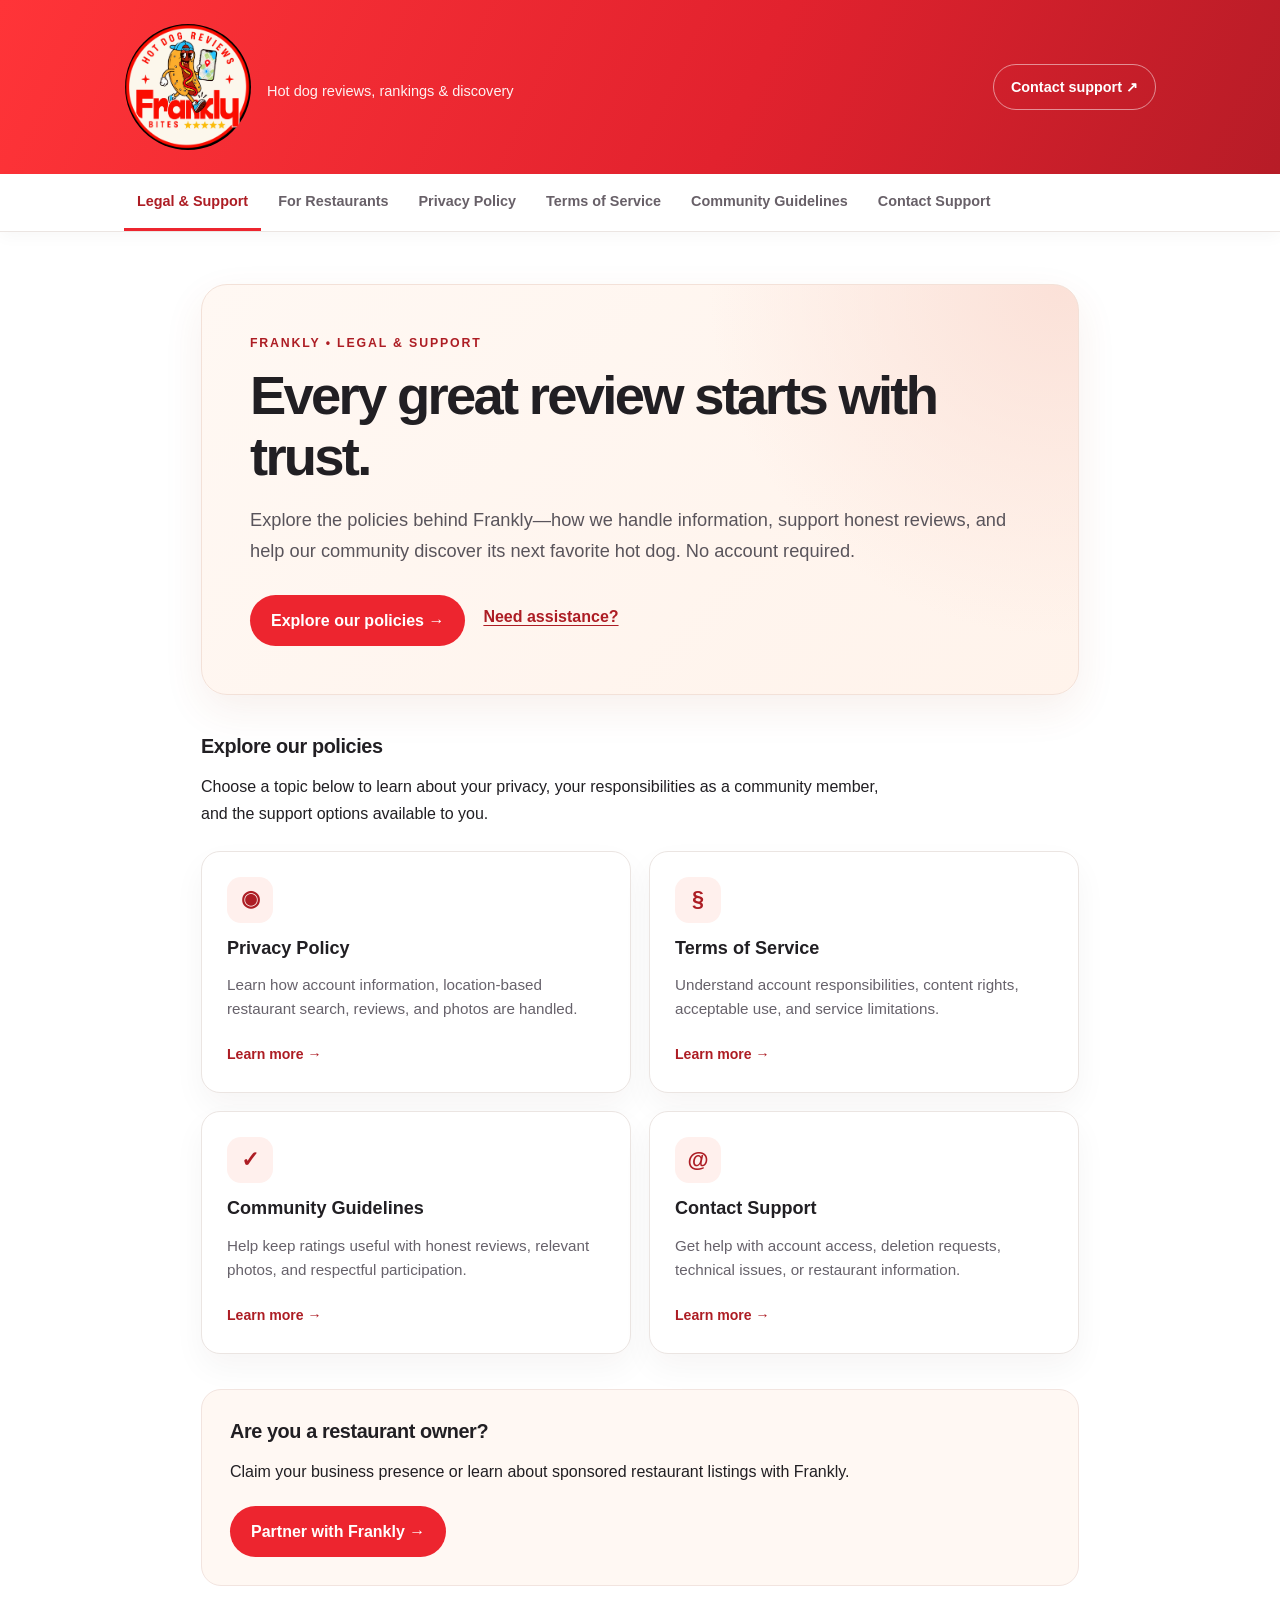
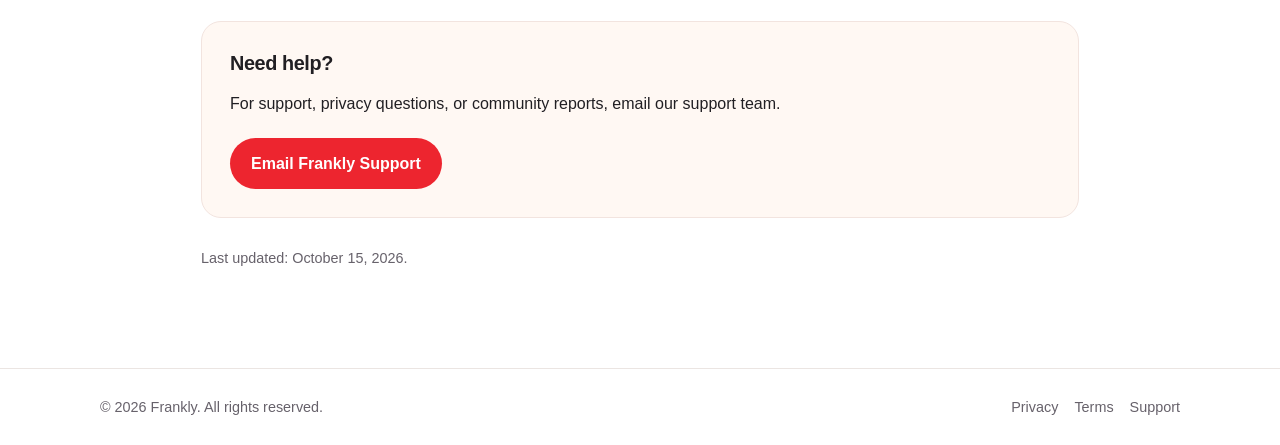
<file: index.html>
<!doctype html>
<html lang="en"><head><meta charset="utf-8"><meta name="viewport" content="width=device-width,initial-scale=1"><meta name="description" content="Frankly's privacy policy, terms of service, community guidelines, and support contact."><meta name="theme-color" content="#f1272f"><link rel="icon" type="image/svg+xml" href="./assets/Frankly%20Bites%20Hot%20Dog%20Reviews%20Badge.png"><title>Legal & Support | Frankly</title><style>:root{color-scheme:light;--red:#ed252f;--red-dark:#ad1d24;--ink:#211f23;--muted:#67626b;--line:#ebe5e2;--cream:#fff7f2}
*{box-sizing:border-box}html{scroll-behavior:smooth}body{margin:0;background:#fff;color:var(--ink);font:16px/1.7 Inter,-apple-system,BlinkMacSystemFont,"Segoe UI",Roboto,Arial,sans-serif;-webkit-font-smoothing:antialiased}a{color:var(--red-dark);text-underline-offset:3px}a:hover{color:#79151c}a:focus-visible{outline:3px solid #ffc46c;outline-offset:4px}.skip-link{position:absolute;left:12px;top:-60px;z-index:10;background:#fff;padding:10px 16px}.skip-link:focus{top:10px}
.site-header{background:linear-gradient(115deg,#ff3438,#e2222e 58%,#b71c27);color:#fff}.header-inner{max-width:1080px;margin:auto;padding:23px 24px;display:flex;align-items:center;justify-content:space-between;gap:16px}.brand{display:flex;align-items:center;gap:15px;color:white;text-decoration:none}.brand:hover{color:#fff}.brand-logo{width:128px;height:128px;flex:0 0 128px;object-fit:contain;display:block;border:0;background:transparent;box-shadow:none;padding:0;border-radius:0;clip-path:circle(49.2% at 50% 50%);}.brand-tagline{display:block;margin-top:0;font-size:.98rem;opacity:.96;font-weight:600}.brand-name{display:block;font-size:2rem;font-weight:900;letter-spacing:-.055em;line-height:1}.brand-tagline{display:block;margin-top:8px;font-size:.91rem;opacity:.94;font-weight:500}.header-contact{border:1px solid #ffffff80;border-radius:100px;padding:10px 17px;color:white;text-decoration:none;font-size:.9rem;font-weight:800;white-space:nowrap}.header-contact:hover{background:#ffffff20;color:#fff}
nav{background:#fff;border-bottom:1px solid var(--line);box-shadow:0 5px 15px #241b1a08}.nav-inner{max-width:1080px;margin:auto;padding:0 24px;display:flex;flex-wrap:wrap;gap:0 4px}nav a{display:block;padding:15px 13px;border-bottom:3px solid transparent;color:#686068;text-decoration:none;font-size:.9rem;font-weight:700}nav a:hover{background:#fff9f5}nav a[aria-current=page]{border-color:var(--red);color:var(--red-dark)}
main{max-width:930px;margin:auto;padding:52px 26px 84px}h1{font-size:clamp(2.15rem,5vw,3.4rem);line-height:1.12;letter-spacing:-.05em;font-weight:900;margin:0 0 17px}h2{font-size:1.24rem;line-height:1.35;letter-spacing:-.02em;margin:38px 0 11px}p,li{max-width:78ch}p{margin:13px 0}li{margin:7px 0;padding-left:4px}.eyebrow{font-size:.77rem;text-transform:uppercase;letter-spacing:.15em;font-weight:850;color:var(--red-dark);margin-bottom:12px}.lead{font-size:1.14rem;color:#59545b}.updated{font-size:.9rem;color:var(--muted)}.hero{background:radial-gradient(circle at 98% 0%,#fbe1d8,transparent 37%),linear-gradient(135deg,#fff8f3,#fff3eb);border:1px solid #f3e1d8;border-radius:26px;padding:clamp(26px,5.2vw,48px);margin-bottom:36px;box-shadow:0 15px 40px #9b442015}.hero .lead{margin-bottom:0}.hero-actions{display:flex;gap:18px;align-items:center;flex-wrap:wrap;margin-top:20px}.hero-actions>a:not(.button-link){font-weight:750}.cards{display:grid;grid-template-columns:repeat(2,minmax(0,1fr));gap:18px;margin-top:23px}.card{display:flex;flex-direction:column;gap:10px;padding:25px;min-height:194px;border:1px solid var(--line);border-radius:19px;background:#fff;color:var(--ink);text-decoration:none;box-shadow:0 14px 32px #361a1a0b;transition:transform .18s,box-shadow .18s,border-color .18s}.card:hover{transform:translateY(-3px);border-color:#eea4a6;box-shadow:0 19px 40px #361a1a17;color:var(--ink)}.card-icon{width:46px;height:46px;border-radius:14px;background:#fff0ed;color:var(--red-dark);display:grid;place-items:center;font-size:1.35rem;font-weight:900}.card strong{font-size:1.13rem}.card span:not(.card-icon){font-size:.95rem;line-height:1.58;color:var(--muted)}.card:after{content:"Learn more →";font-size:.88rem;font-weight:800;color:var(--red-dark);margin-top:auto;padding-top:12px}.support-panel{background:#fff8f3;border:1px solid #f2e4df;padding:28px;border-radius:20px;margin-top:35px}.support-panel h2{margin-top:0}.button-link{display:inline-block;background:var(--red);border-radius:100px;color:#fff;text-decoration:none;padding:12px 21px;margin-top:8px;font-weight:800}.button-link:hover{background:var(--red-dark);color:white}.callout{background:#fff7f3;border-left:4px solid var(--red);padding:15px 19px;border-radius:0 12px 12px 0;margin:23px 0}.page-content>h2{border-top:1px solid #eee8e5;padding-top:26px;scroll-margin-top:22px}.page-content>h2:first-of-type{border-top:none;padding-top:0}.page-content>p,.page-content>ul{color:#49444b}.page-content .updated{margin-bottom:25px}footer{border-top:1px solid var(--line);background:#fff;padding:26px 24px;font-size:.9rem;color:var(--muted)}.footer-inner{max-width:1080px;margin:auto;display:flex;justify-content:space-between;gap:12px;flex-wrap:wrap}.footer-links{display:flex;gap:16px;flex-wrap:wrap}footer a{color:var(--muted);text-decoration:none}footer a:hover{text-decoration:underline}@media(max-width:680px){.header-inner{padding:18px}.brand-logo{width:94px;height:94px;flex-basis:94px}.brand-tagline{font-size:.77rem}.header-contact{display:none}.nav-inner{padding:0 8px}nav a{padding:12px 10px;font-size:.82rem}main{padding:34px 19px 58px}.cards{grid-template-columns:1fr}.card{min-height:165px}.hero{border-radius:20px}}@media(prefers-reduced-motion:reduce){html{scroll-behavior:auto}.card{transition:none}}</style></head><body><a class="skip-link" href="#main-content">Skip to content</a>
<header class="site-header"><div class="header-inner"><a class="brand" href="./index.html" aria-label="Frankly Legal home"><img class="brand-logo" src="./assets/Frankly%20Bites%20Hot%20Dog%20Reviews%20Badge.png" alt="Frankly Hot Dog Reviews logo with mascot, map phone, wordmark, and five stars" width="128" height="128"><span class="brand-tagline">Hot dog reviews, rankings &amp; discovery</span></a><a class="header-contact" href="mailto:franklybites.support@gmail.com">Contact support ↗</a></div></header>
<nav aria-label="Legal navigation"><div class="nav-inner"><a href="./index.html" aria-current="page">Legal & Support</a><a href="./restaurants.html">For Restaurants</a><a href="./privacy.html">Privacy Policy</a><a href="./terms.html">Terms of Service</a><a href="./community-guidelines.html">Community Guidelines</a><a href="./contact.html">Contact Support</a></div></nav>
<main id="main-content">
<section class="hero"><div class="eyebrow">Frankly • Legal &amp; Support</div><h1>Every great review starts with trust.</h1><p class="lead">Explore the policies behind Frankly—how we handle information, support honest reviews, and help our community discover its next favorite hot dog. No account required.</p><div class="hero-actions"><a class="button-link" href="./privacy.html">Explore our policies →</a><a href="./contact.html">Need assistance?</a></div></section>
<h2>Explore our policies</h2><p>Choose a topic below to learn about your privacy, your responsibilities as a community member, and the support options available to you.</p>
<div class="cards">
<a class="card" href="./privacy.html"><span class="card-icon" aria-hidden="true">◉</span><strong>Privacy Policy</strong><span>Learn how account information, location-based restaurant search, reviews, and photos are handled.</span></a>
<a class="card" href="./terms.html"><span class="card-icon" aria-hidden="true">§</span><strong>Terms of Service</strong><span>Understand account responsibilities, content rights, acceptable use, and service limitations.</span></a>
<a class="card" href="./community-guidelines.html"><span class="card-icon" aria-hidden="true">✓</span><strong>Community Guidelines</strong><span>Help keep ratings useful with honest reviews, relevant photos, and respectful participation.</span></a>
<a class="card" href="./contact.html"><span class="card-icon" aria-hidden="true">@</span><strong>Contact Support</strong><span>Get help with account access, deletion requests, technical issues, or restaurant information.</span></a>
</div>
<section class="support-panel"><h2 style="margin-top:0">Are you a restaurant owner?</h2><p>Claim your business presence or learn about sponsored restaurant listings with Frankly.</p><a class="button-link" href="./restaurants.html">Partner with Frankly →</a></section>
<section class="support-panel"><h2 style="margin-top:0">Need help?</h2><p>For support, privacy questions, or community reports, email our support team.</p><a class="button-link" href="mailto:franklybites.support@gmail.com">Email Frankly Support</a></section>
<p class="updated" style="margin-top:28px">Last updated: October 15, 2026.</p>
</main>
<footer><div class="footer-inner"><span>© 2026 Frankly. All rights reserved.</span><span class="footer-links"><a href="./privacy.html">Privacy</a><a href="./terms.html">Terms</a><a href="./contact.html">Support</a></span></div></footer></body></html>
</file>
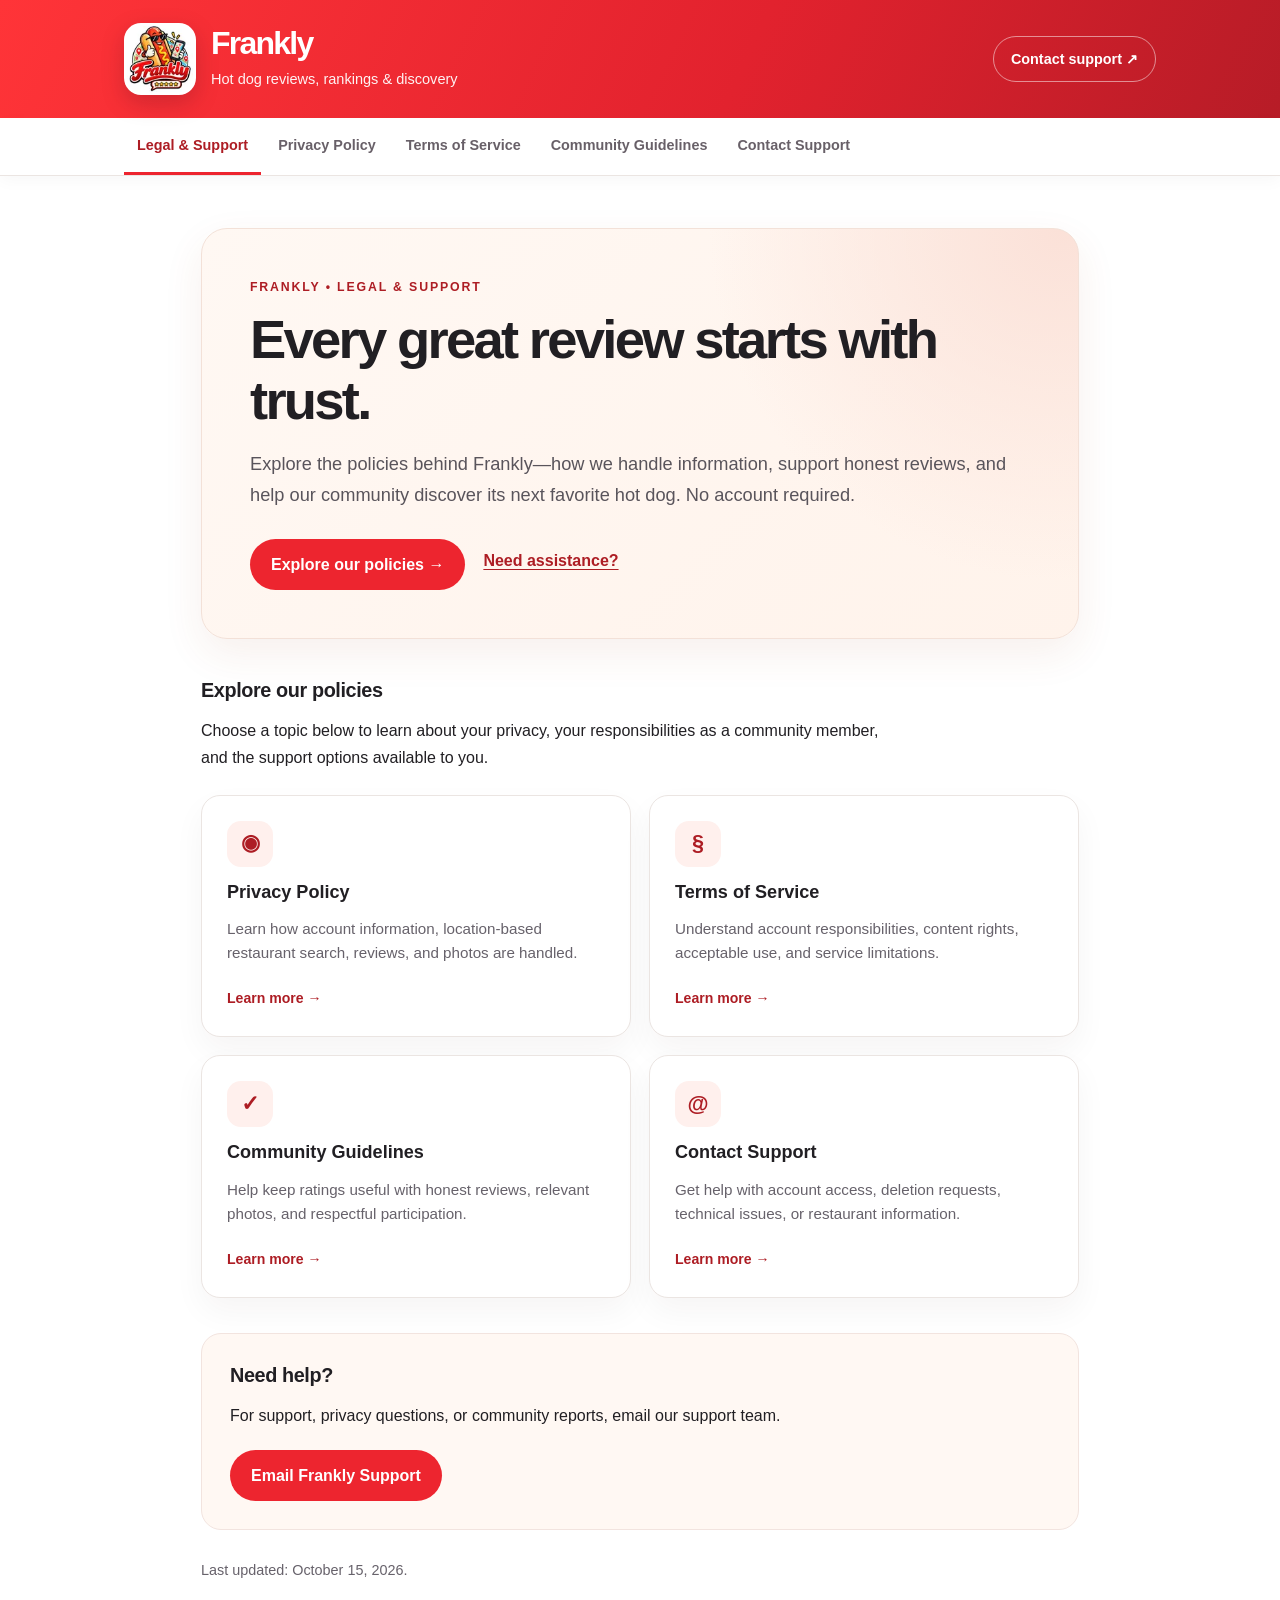
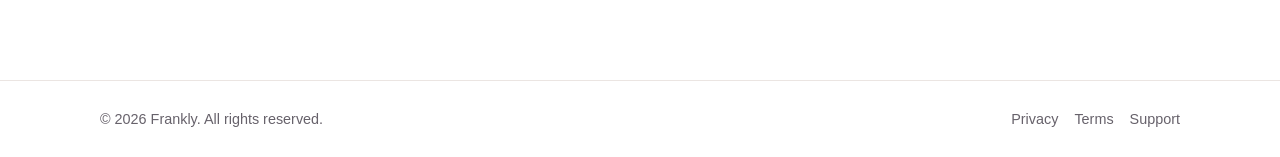
<file: frankly-legal-site/index.html>
<!doctype html>
<html lang="en"><head><meta charset="utf-8"><meta name="viewport" content="width=device-width,initial-scale=1"><meta name="description" content="Frankly's privacy policy, terms of service, community guidelines, and support contact."><meta name="theme-color" content="#f1272f"><link rel="icon" type="image/svg+xml" href="./assets/frankly-logo.svg"><title>Legal & Support | Frankly</title><style>:root{color-scheme:light;--red:#ed252f;--red-dark:#ad1d24;--ink:#211f23;--muted:#67626b;--line:#ebe5e2;--cream:#fff7f2}
*{box-sizing:border-box}html{scroll-behavior:smooth}body{margin:0;background:#fff;color:var(--ink);font:16px/1.7 Inter,-apple-system,BlinkMacSystemFont,"Segoe UI",Roboto,Arial,sans-serif;-webkit-font-smoothing:antialiased}a{color:var(--red-dark);text-underline-offset:3px}a:hover{color:#79151c}a:focus-visible{outline:3px solid #ffc46c;outline-offset:4px}.skip-link{position:absolute;left:12px;top:-60px;z-index:10;background:#fff;padding:10px 16px}.skip-link:focus{top:10px}
.site-header{background:linear-gradient(115deg,#ff3438,#e2222e 58%,#b71c27);color:#fff}.header-inner{max-width:1080px;margin:auto;padding:23px 24px;display:flex;align-items:center;justify-content:space-between;gap:16px}.brand{display:flex;align-items:center;gap:15px;color:white;text-decoration:none}.brand:hover{color:#fff}.brand-logo{width:72px;height:72px;object-fit:contain;border-radius:17px;background:#fff;box-shadow:0 8px 22px #5a0f2040;padding:3px}.brand-name{display:block;font-size:2rem;font-weight:900;letter-spacing:-.055em;line-height:1}.brand-tagline{display:block;margin-top:8px;font-size:.91rem;opacity:.94;font-weight:500}.header-contact{border:1px solid #ffffff80;border-radius:100px;padding:10px 17px;color:white;text-decoration:none;font-size:.9rem;font-weight:800;white-space:nowrap}.header-contact:hover{background:#ffffff20;color:#fff}
nav{background:#fff;border-bottom:1px solid var(--line);box-shadow:0 5px 15px #241b1a08}.nav-inner{max-width:1080px;margin:auto;padding:0 24px;display:flex;flex-wrap:wrap;gap:0 4px}nav a{display:block;padding:15px 13px;border-bottom:3px solid transparent;color:#686068;text-decoration:none;font-size:.9rem;font-weight:700}nav a:hover{background:#fff9f5}nav a[aria-current=page]{border-color:var(--red);color:var(--red-dark)}
main{max-width:930px;margin:auto;padding:52px 26px 84px}h1{font-size:clamp(2.15rem,5vw,3.4rem);line-height:1.12;letter-spacing:-.05em;font-weight:900;margin:0 0 17px}h2{font-size:1.24rem;line-height:1.35;letter-spacing:-.02em;margin:38px 0 11px}p,li{max-width:78ch}p{margin:13px 0}li{margin:7px 0;padding-left:4px}.eyebrow{font-size:.77rem;text-transform:uppercase;letter-spacing:.15em;font-weight:850;color:var(--red-dark);margin-bottom:12px}.lead{font-size:1.14rem;color:#59545b}.updated{font-size:.9rem;color:var(--muted)}.hero{background:radial-gradient(circle at 98% 0%,#fbe1d8,transparent 37%),linear-gradient(135deg,#fff8f3,#fff3eb);border:1px solid #f3e1d8;border-radius:26px;padding:clamp(26px,5.2vw,48px);margin-bottom:36px;box-shadow:0 15px 40px #9b442015}.hero .lead{margin-bottom:0}.hero-actions{display:flex;gap:18px;align-items:center;flex-wrap:wrap;margin-top:20px}.hero-actions>a:not(.button-link){font-weight:750}.cards{display:grid;grid-template-columns:repeat(2,minmax(0,1fr));gap:18px;margin-top:23px}.card{display:flex;flex-direction:column;gap:10px;padding:25px;min-height:194px;border:1px solid var(--line);border-radius:19px;background:#fff;color:var(--ink);text-decoration:none;box-shadow:0 14px 32px #361a1a0b;transition:transform .18s,box-shadow .18s,border-color .18s}.card:hover{transform:translateY(-3px);border-color:#eea4a6;box-shadow:0 19px 40px #361a1a17;color:var(--ink)}.card-icon{width:46px;height:46px;border-radius:14px;background:#fff0ed;color:var(--red-dark);display:grid;place-items:center;font-size:1.35rem;font-weight:900}.card strong{font-size:1.13rem}.card span:not(.card-icon){font-size:.95rem;line-height:1.58;color:var(--muted)}.card:after{content:"Learn more →";font-size:.88rem;font-weight:800;color:var(--red-dark);margin-top:auto;padding-top:12px}.support-panel{background:#fff8f3;border:1px solid #f2e4df;padding:28px;border-radius:20px;margin-top:35px}.support-panel h2{margin-top:0}.button-link{display:inline-block;background:var(--red);border-radius:100px;color:#fff;text-decoration:none;padding:12px 21px;margin-top:8px;font-weight:800}.button-link:hover{background:var(--red-dark);color:white}.callout{background:#fff7f3;border-left:4px solid var(--red);padding:15px 19px;border-radius:0 12px 12px 0;margin:23px 0}.page-content>h2{border-top:1px solid #eee8e5;padding-top:26px;scroll-margin-top:22px}.page-content>h2:first-of-type{border-top:none;padding-top:0}.page-content>p,.page-content>ul{color:#49444b}.page-content .updated{margin-bottom:25px}footer{border-top:1px solid var(--line);background:#fff;padding:26px 24px;font-size:.9rem;color:var(--muted)}.footer-inner{max-width:1080px;margin:auto;display:flex;justify-content:space-between;gap:12px;flex-wrap:wrap}.footer-links{display:flex;gap:16px;flex-wrap:wrap}footer a{color:var(--muted);text-decoration:none}footer a:hover{text-decoration:underline}@media(max-width:680px){.header-inner{padding:18px}.brand-logo{width:56px;height:56px}.brand-name{font-size:1.55rem}.brand-tagline{font-size:.77rem}.header-contact{display:none}.nav-inner{padding:0 8px}nav a{padding:12px 10px;font-size:.82rem}main{padding:34px 19px 58px}.cards{grid-template-columns:1fr}.card{min-height:165px}.hero{border-radius:20px}}@media(prefers-reduced-motion:reduce){html{scroll-behavior:auto}.card{transition:none}}</style></head><body><a class="skip-link" href="#main-content">Skip to content</a>
<header class="site-header"><div class="header-inner"><a class="brand" href="./index.html" aria-label="Frankly Legal home"><img class="brand-logo" src="./assets/frankly-logo.svg" alt="Frankly hot dog mascot logo" width="64" height="64"><span><span class="brand-name">Frankly</span><span class="brand-tagline">Hot dog reviews, rankings &amp; discovery</span></span></a><a class="header-contact" href="mailto:franklybites.support@gmail.com">Contact support ↗</a></div></header>
<nav aria-label="Legal navigation"><div class="nav-inner"><a href="./index.html" aria-current="page">Legal & Support</a><a href="./privacy.html">Privacy Policy</a><a href="./terms.html">Terms of Service</a><a href="./community-guidelines.html">Community Guidelines</a><a href="./contact.html">Contact Support</a></div></nav>
<main id="main-content">
<section class="hero"><div class="eyebrow">Frankly • Legal &amp; Support</div><h1>Every great review starts with trust.</h1><p class="lead">Explore the policies behind Frankly—how we handle information, support honest reviews, and help our community discover its next favorite hot dog. No account required.</p><div class="hero-actions"><a class="button-link" href="./privacy.html">Explore our policies →</a><a href="./contact.html">Need assistance?</a></div></section>
<h2>Explore our policies</h2><p>Choose a topic below to learn about your privacy, your responsibilities as a community member, and the support options available to you.</p>
<div class="cards">
<a class="card" href="./privacy.html"><span class="card-icon" aria-hidden="true">◉</span><strong>Privacy Policy</strong><span>Learn how account information, location-based restaurant search, reviews, and photos are handled.</span></a>
<a class="card" href="./terms.html"><span class="card-icon" aria-hidden="true">§</span><strong>Terms of Service</strong><span>Understand account responsibilities, content rights, acceptable use, and service limitations.</span></a>
<a class="card" href="./community-guidelines.html"><span class="card-icon" aria-hidden="true">✓</span><strong>Community Guidelines</strong><span>Help keep ratings useful with honest reviews, relevant photos, and respectful participation.</span></a>
<a class="card" href="./contact.html"><span class="card-icon" aria-hidden="true">@</span><strong>Contact Support</strong><span>Get help with account access, deletion requests, technical issues, or restaurant information.</span></a>
</div>
<section class="support-panel"><h2 style="margin-top:0">Need help?</h2><p>For support, privacy questions, or community reports, email our support team.</p><a class="button-link" href="mailto:franklybites.support@gmail.com">Email Frankly Support</a></section>
<p class="updated" style="margin-top:28px">Last updated: October 15, 2026.</p>
</main>
<footer><div class="footer-inner"><span>© 2026 Frankly. All rights reserved.</span><span class="footer-links"><a href="./privacy.html">Privacy</a><a href="./terms.html">Terms</a><a href="./contact.html">Support</a></span></div></footer></body></html>
</file>
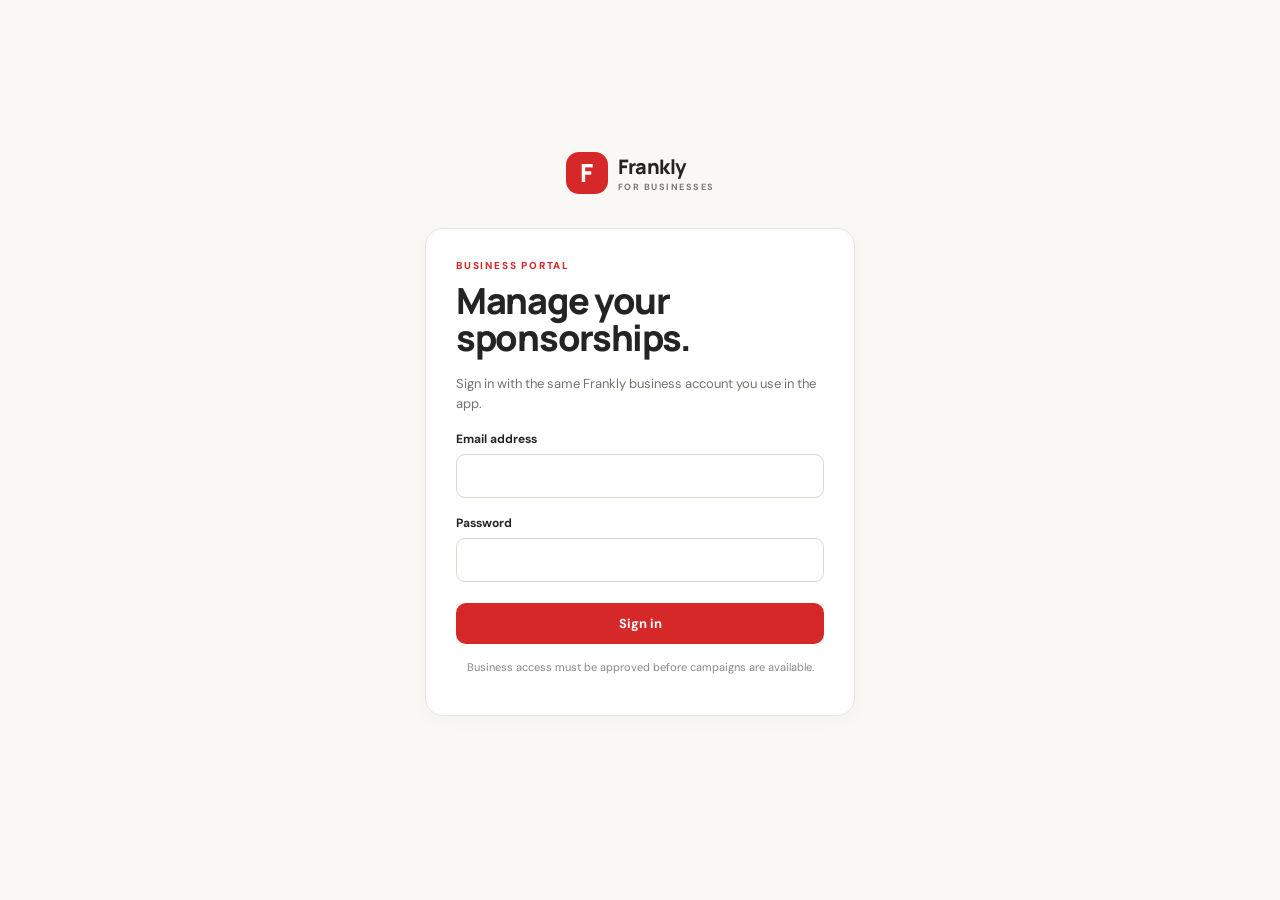
<file: business.html>
<!doctype html>
<html lang="en">
  <head>
    <meta charset="UTF-8" />
    <meta name="viewport" content="width=device-width, initial-scale=1.0" />
    <meta name="theme-color" content="#d62828" />
    <title>Frankly for Businesses</title>
    <script type="module" crossorigin src="./assets/index-DBhEeraL.js"></script>
    <link rel="stylesheet" crossorigin href="./assets/index-BRPA6Q33.css">
  </head>
  <body>
    <div id="root"></div>
  </body>
</html>
</file>
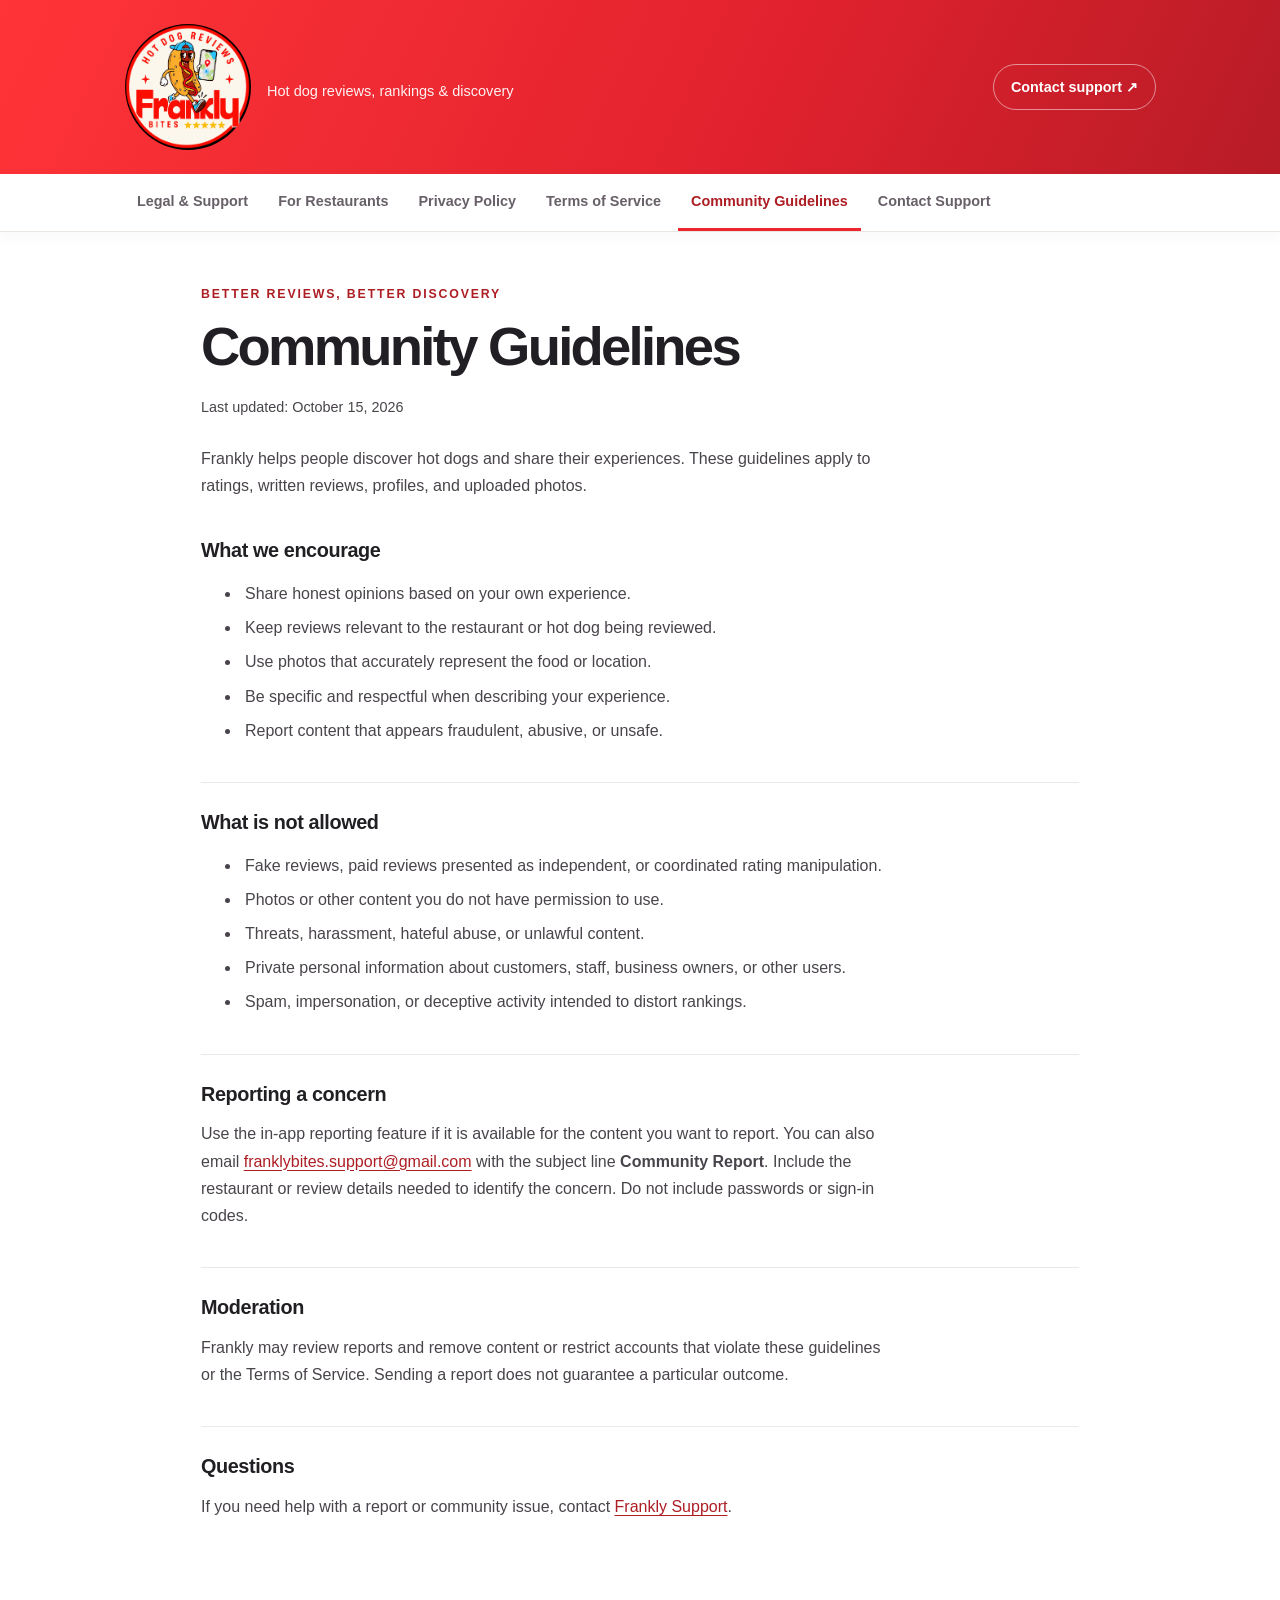
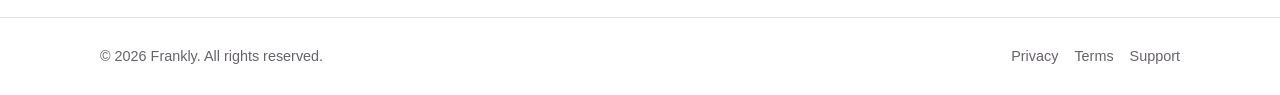
<file: community-guidelines.html>
<!doctype html>
<html lang="en"><head><meta charset="utf-8"><meta name="viewport" content="width=device-width,initial-scale=1"><meta name="description" content="Frankly's standards for honest hot dog reviews, photos, reporting abuse, and respectful participation."><meta name="theme-color" content="#f1272f"><link rel="icon" type="image/svg+xml" href="./assets/Frankly%20Bites%20Hot%20Dog%20Reviews%20Badge.png"><title>Community Guidelines | Frankly</title><style>:root{color-scheme:light;--red:#ed252f;--red-dark:#ad1d24;--ink:#211f23;--muted:#67626b;--line:#ebe5e2;--cream:#fff7f2}
*{box-sizing:border-box}html{scroll-behavior:smooth}body{margin:0;background:#fff;color:var(--ink);font:16px/1.7 Inter,-apple-system,BlinkMacSystemFont,"Segoe UI",Roboto,Arial,sans-serif;-webkit-font-smoothing:antialiased}a{color:var(--red-dark);text-underline-offset:3px}a:hover{color:#79151c}a:focus-visible{outline:3px solid #ffc46c;outline-offset:4px}.skip-link{position:absolute;left:12px;top:-60px;z-index:10;background:#fff;padding:10px 16px}.skip-link:focus{top:10px}
.site-header{background:linear-gradient(115deg,#ff3438,#e2222e 58%,#b71c27);color:#fff}.header-inner{max-width:1080px;margin:auto;padding:23px 24px;display:flex;align-items:center;justify-content:space-between;gap:16px}.brand{display:flex;align-items:center;gap:15px;color:white;text-decoration:none}.brand:hover{color:#fff}.brand-logo{width:128px;height:128px;flex:0 0 128px;object-fit:contain;display:block;border:0;background:transparent;box-shadow:none;padding:0;border-radius:0;clip-path:circle(49.2% at 50% 50%);}.brand-tagline{display:block;margin-top:0;font-size:.98rem;opacity:.96;font-weight:600}.brand-name{display:block;font-size:2rem;font-weight:900;letter-spacing:-.055em;line-height:1}.brand-tagline{display:block;margin-top:8px;font-size:.91rem;opacity:.94;font-weight:500}.header-contact{border:1px solid #ffffff80;border-radius:100px;padding:10px 17px;color:white;text-decoration:none;font-size:.9rem;font-weight:800;white-space:nowrap}.header-contact:hover{background:#ffffff20;color:#fff}
nav{background:#fff;border-bottom:1px solid var(--line);box-shadow:0 5px 15px #241b1a08}.nav-inner{max-width:1080px;margin:auto;padding:0 24px;display:flex;flex-wrap:wrap;gap:0 4px}nav a{display:block;padding:15px 13px;border-bottom:3px solid transparent;color:#686068;text-decoration:none;font-size:.9rem;font-weight:700}nav a:hover{background:#fff9f5}nav a[aria-current=page]{border-color:var(--red);color:var(--red-dark)}
main{max-width:930px;margin:auto;padding:52px 26px 84px}h1{font-size:clamp(2.15rem,5vw,3.4rem);line-height:1.12;letter-spacing:-.05em;font-weight:900;margin:0 0 17px}h2{font-size:1.24rem;line-height:1.35;letter-spacing:-.02em;margin:38px 0 11px}p,li{max-width:78ch}p{margin:13px 0}li{margin:7px 0;padding-left:4px}.eyebrow{font-size:.77rem;text-transform:uppercase;letter-spacing:.15em;font-weight:850;color:var(--red-dark);margin-bottom:12px}.lead{font-size:1.14rem;color:#59545b}.updated{font-size:.9rem;color:var(--muted)}.hero{background:radial-gradient(circle at 98% 0%,#fbe1d8,transparent 37%),linear-gradient(135deg,#fff8f3,#fff3eb);border:1px solid #f3e1d8;border-radius:26px;padding:clamp(26px,5.2vw,48px);margin-bottom:36px;box-shadow:0 15px 40px #9b442015}.hero .lead{margin-bottom:0}.hero-actions{display:flex;gap:18px;align-items:center;flex-wrap:wrap;margin-top:20px}.hero-actions>a:not(.button-link){font-weight:750}.cards{display:grid;grid-template-columns:repeat(2,minmax(0,1fr));gap:18px;margin-top:23px}.card{display:flex;flex-direction:column;gap:10px;padding:25px;min-height:194px;border:1px solid var(--line);border-radius:19px;background:#fff;color:var(--ink);text-decoration:none;box-shadow:0 14px 32px #361a1a0b;transition:transform .18s,box-shadow .18s,border-color .18s}.card:hover{transform:translateY(-3px);border-color:#eea4a6;box-shadow:0 19px 40px #361a1a17;color:var(--ink)}.card-icon{width:46px;height:46px;border-radius:14px;background:#fff0ed;color:var(--red-dark);display:grid;place-items:center;font-size:1.35rem;font-weight:900}.card strong{font-size:1.13rem}.card span:not(.card-icon){font-size:.95rem;line-height:1.58;color:var(--muted)}.card:after{content:"Learn more →";font-size:.88rem;font-weight:800;color:var(--red-dark);margin-top:auto;padding-top:12px}.support-panel{background:#fff8f3;border:1px solid #f2e4df;padding:28px;border-radius:20px;margin-top:35px}.support-panel h2{margin-top:0}.button-link{display:inline-block;background:var(--red);border-radius:100px;color:#fff;text-decoration:none;padding:12px 21px;margin-top:8px;font-weight:800}.button-link:hover{background:var(--red-dark);color:white}.callout{background:#fff7f3;border-left:4px solid var(--red);padding:15px 19px;border-radius:0 12px 12px 0;margin:23px 0}.page-content>h2{border-top:1px solid #eee8e5;padding-top:26px;scroll-margin-top:22px}.page-content>h2:first-of-type{border-top:none;padding-top:0}.page-content>p,.page-content>ul{color:#49444b}.page-content .updated{margin-bottom:25px}footer{border-top:1px solid var(--line);background:#fff;padding:26px 24px;font-size:.9rem;color:var(--muted)}.footer-inner{max-width:1080px;margin:auto;display:flex;justify-content:space-between;gap:12px;flex-wrap:wrap}.footer-links{display:flex;gap:16px;flex-wrap:wrap}footer a{color:var(--muted);text-decoration:none}footer a:hover{text-decoration:underline}@media(max-width:680px){.header-inner{padding:18px}.brand-logo{width:94px;height:94px;flex-basis:94px}.brand-tagline{font-size:.77rem}.header-contact{display:none}.nav-inner{padding:0 8px}nav a{padding:12px 10px;font-size:.82rem}main{padding:34px 19px 58px}.cards{grid-template-columns:1fr}.card{min-height:165px}.hero{border-radius:20px}}@media(prefers-reduced-motion:reduce){html{scroll-behavior:auto}.card{transition:none}}</style></head><body><a class="skip-link" href="#main-content">Skip to content</a>
<header class="site-header"><div class="header-inner"><a class="brand" href="./index.html" aria-label="Frankly Legal home"><img class="brand-logo" src="./assets/Frankly%20Bites%20Hot%20Dog%20Reviews%20Badge.png" alt="Frankly Hot Dog Reviews logo with mascot, map phone, wordmark, and five stars" width="128" height="128"><span class="brand-tagline">Hot dog reviews, rankings &amp; discovery</span></a><a class="header-contact" href="mailto:franklybites.support@gmail.com">Contact support ↗</a></div></header>
<nav aria-label="Legal navigation"><div class="nav-inner"><a href="./index.html">Legal & Support</a><a href="./restaurants.html">For Restaurants</a><a href="./privacy.html">Privacy Policy</a><a href="./terms.html">Terms of Service</a><a href="./community-guidelines.html" aria-current="page">Community Guidelines</a><a href="./contact.html">Contact Support</a></div></nav>
<main id="main-content" class="page-content">
<div class="eyebrow">Better reviews, better discovery</div><h1>Community Guidelines</h1><p class="updated">Last updated: October 15, 2026</p>
<p>Frankly helps people discover hot dogs and share their experiences. These guidelines apply to ratings, written reviews, profiles, and uploaded photos.</p>
<h2>What we encourage</h2><ul><li>Share honest opinions based on your own experience.</li><li>Keep reviews relevant to the restaurant or hot dog being reviewed.</li><li>Use photos that accurately represent the food or location.</li><li>Be specific and respectful when describing your experience.</li><li>Report content that appears fraudulent, abusive, or unsafe.</li></ul>
<h2>What is not allowed</h2><ul><li>Fake reviews, paid reviews presented as independent, or coordinated rating manipulation.</li><li>Photos or other content you do not have permission to use.</li><li>Threats, harassment, hateful abuse, or unlawful content.</li><li>Private personal information about customers, staff, business owners, or other users.</li><li>Spam, impersonation, or deceptive activity intended to distort rankings.</li></ul>
<h2>Reporting a concern</h2><p>Use the in-app reporting feature if it is available for the content you want to report. You can also email <a href="mailto:franklybites.support@gmail.com?subject=Community%20Report">franklybites.support@gmail.com</a> with the subject line <strong>Community Report</strong>. Include the restaurant or review details needed to identify the concern. Do not include passwords or sign-in codes.</p>
<h2>Moderation</h2><p>Frankly may review reports and remove content or restrict accounts that violate these guidelines or the Terms of Service. Sending a report does not guarantee a particular outcome.</p>
<h2>Questions</h2><p>If you need help with a report or community issue, contact <a href="mailto:franklybites.support@gmail.com">Frankly Support</a>.</p>
</main>
<footer><div class="footer-inner"><span>© 2026 Frankly. All rights reserved.</span><span class="footer-links"><a href="./privacy.html">Privacy</a><a href="./terms.html">Terms</a><a href="./contact.html">Support</a></span></div></footer></body></html>
</file>
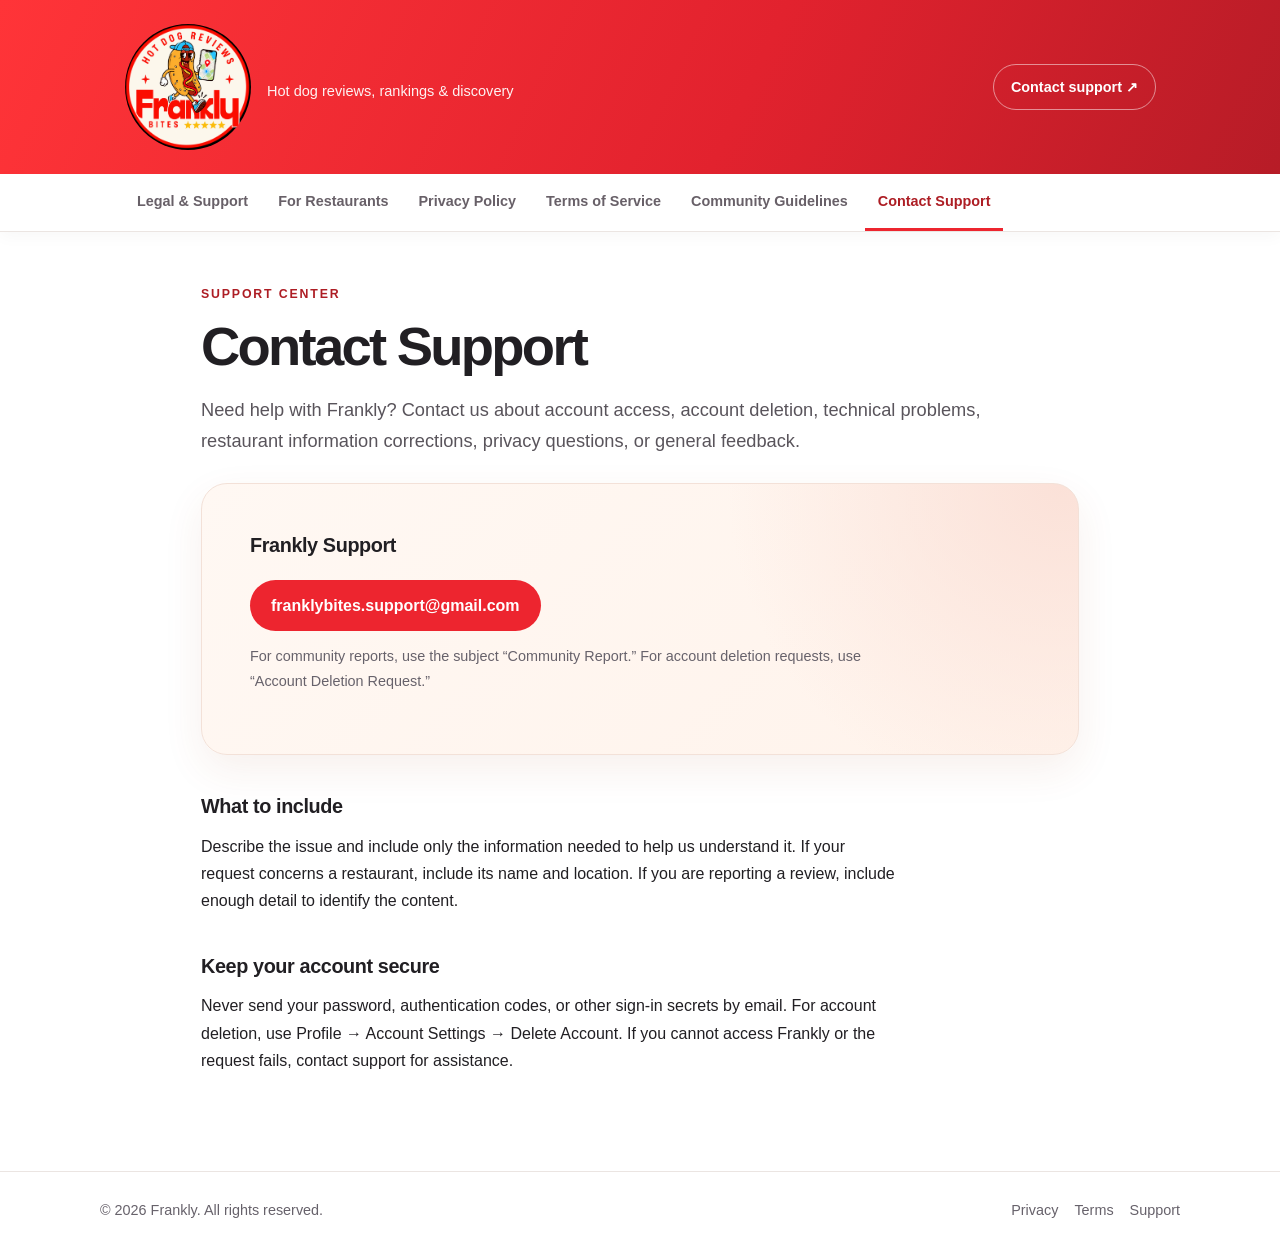
<file: contact.html>
<!doctype html>
<html lang="en"><head><meta charset="utf-8"><meta name="viewport" content="width=device-width,initial-scale=1"><meta name="description" content="Contact Frankly Support for account access, deletion requests, technical issues, privacy questions, and restaurant corrections."><meta name="theme-color" content="#f1272f"><link rel="icon" type="image/svg+xml" href="./assets/Frankly%20Bites%20Hot%20Dog%20Reviews%20Badge.png"><title>Contact Support | Frankly</title><style>:root{color-scheme:light;--red:#ed252f;--red-dark:#ad1d24;--ink:#211f23;--muted:#67626b;--line:#ebe5e2;--cream:#fff7f2}
*{box-sizing:border-box}html{scroll-behavior:smooth}body{margin:0;background:#fff;color:var(--ink);font:16px/1.7 Inter,-apple-system,BlinkMacSystemFont,"Segoe UI",Roboto,Arial,sans-serif;-webkit-font-smoothing:antialiased}a{color:var(--red-dark);text-underline-offset:3px}a:hover{color:#79151c}a:focus-visible{outline:3px solid #ffc46c;outline-offset:4px}.skip-link{position:absolute;left:12px;top:-60px;z-index:10;background:#fff;padding:10px 16px}.skip-link:focus{top:10px}
.site-header{background:linear-gradient(115deg,#ff3438,#e2222e 58%,#b71c27);color:#fff}.header-inner{max-width:1080px;margin:auto;padding:23px 24px;display:flex;align-items:center;justify-content:space-between;gap:16px}.brand{display:flex;align-items:center;gap:15px;color:white;text-decoration:none}.brand:hover{color:#fff}.brand-logo{width:128px;height:128px;flex:0 0 128px;object-fit:contain;display:block;border:0;background:transparent;box-shadow:none;padding:0;border-radius:0;clip-path:circle(49.2% at 50% 50%);}.brand-tagline{display:block;margin-top:0;font-size:.98rem;opacity:.96;font-weight:600}.brand-name{display:block;font-size:2rem;font-weight:900;letter-spacing:-.055em;line-height:1}.brand-tagline{display:block;margin-top:8px;font-size:.91rem;opacity:.94;font-weight:500}.header-contact{border:1px solid #ffffff80;border-radius:100px;padding:10px 17px;color:white;text-decoration:none;font-size:.9rem;font-weight:800;white-space:nowrap}.header-contact:hover{background:#ffffff20;color:#fff}
nav{background:#fff;border-bottom:1px solid var(--line);box-shadow:0 5px 15px #241b1a08}.nav-inner{max-width:1080px;margin:auto;padding:0 24px;display:flex;flex-wrap:wrap;gap:0 4px}nav a{display:block;padding:15px 13px;border-bottom:3px solid transparent;color:#686068;text-decoration:none;font-size:.9rem;font-weight:700}nav a:hover{background:#fff9f5}nav a[aria-current=page]{border-color:var(--red);color:var(--red-dark)}
main{max-width:930px;margin:auto;padding:52px 26px 84px}h1{font-size:clamp(2.15rem,5vw,3.4rem);line-height:1.12;letter-spacing:-.05em;font-weight:900;margin:0 0 17px}h2{font-size:1.24rem;line-height:1.35;letter-spacing:-.02em;margin:38px 0 11px}p,li{max-width:78ch}p{margin:13px 0}li{margin:7px 0;padding-left:4px}.eyebrow{font-size:.77rem;text-transform:uppercase;letter-spacing:.15em;font-weight:850;color:var(--red-dark);margin-bottom:12px}.lead{font-size:1.14rem;color:#59545b}.updated{font-size:.9rem;color:var(--muted)}.hero{background:radial-gradient(circle at 98% 0%,#fbe1d8,transparent 37%),linear-gradient(135deg,#fff8f3,#fff3eb);border:1px solid #f3e1d8;border-radius:26px;padding:clamp(26px,5.2vw,48px);margin-bottom:36px;box-shadow:0 15px 40px #9b442015}.hero .lead{margin-bottom:0}.hero-actions{display:flex;gap:18px;align-items:center;flex-wrap:wrap;margin-top:20px}.hero-actions>a:not(.button-link){font-weight:750}.cards{display:grid;grid-template-columns:repeat(2,minmax(0,1fr));gap:18px;margin-top:23px}.card{display:flex;flex-direction:column;gap:10px;padding:25px;min-height:194px;border:1px solid var(--line);border-radius:19px;background:#fff;color:var(--ink);text-decoration:none;box-shadow:0 14px 32px #361a1a0b;transition:transform .18s,box-shadow .18s,border-color .18s}.card:hover{transform:translateY(-3px);border-color:#eea4a6;box-shadow:0 19px 40px #361a1a17;color:var(--ink)}.card-icon{width:46px;height:46px;border-radius:14px;background:#fff0ed;color:var(--red-dark);display:grid;place-items:center;font-size:1.35rem;font-weight:900}.card strong{font-size:1.13rem}.card span:not(.card-icon){font-size:.95rem;line-height:1.58;color:var(--muted)}.card:after{content:"Learn more →";font-size:.88rem;font-weight:800;color:var(--red-dark);margin-top:auto;padding-top:12px}.support-panel{background:#fff8f3;border:1px solid #f2e4df;padding:28px;border-radius:20px;margin-top:35px}.support-panel h2{margin-top:0}.button-link{display:inline-block;background:var(--red);border-radius:100px;color:#fff;text-decoration:none;padding:12px 21px;margin-top:8px;font-weight:800}.button-link:hover{background:var(--red-dark);color:white}.callout{background:#fff7f3;border-left:4px solid var(--red);padding:15px 19px;border-radius:0 12px 12px 0;margin:23px 0}.page-content>h2{border-top:1px solid #eee8e5;padding-top:26px;scroll-margin-top:22px}.page-content>h2:first-of-type{border-top:none;padding-top:0}.page-content>p,.page-content>ul{color:#49444b}.page-content .updated{margin-bottom:25px}footer{border-top:1px solid var(--line);background:#fff;padding:26px 24px;font-size:.9rem;color:var(--muted)}.footer-inner{max-width:1080px;margin:auto;display:flex;justify-content:space-between;gap:12px;flex-wrap:wrap}.footer-links{display:flex;gap:16px;flex-wrap:wrap}footer a{color:var(--muted);text-decoration:none}footer a:hover{text-decoration:underline}@media(max-width:680px){.header-inner{padding:18px}.brand-logo{width:94px;height:94px;flex-basis:94px}.brand-tagline{font-size:.77rem}.header-contact{display:none}.nav-inner{padding:0 8px}nav a{padding:12px 10px;font-size:.82rem}main{padding:34px 19px 58px}.cards{grid-template-columns:1fr}.card{min-height:165px}.hero{border-radius:20px}}@media(prefers-reduced-motion:reduce){html{scroll-behavior:auto}.card{transition:none}}</style></head><body><a class="skip-link" href="#main-content">Skip to content</a>
<header class="site-header"><div class="header-inner"><a class="brand" href="./index.html" aria-label="Frankly Legal home"><img class="brand-logo" src="./assets/Frankly%20Bites%20Hot%20Dog%20Reviews%20Badge.png" alt="Frankly Hot Dog Reviews logo with mascot, map phone, wordmark, and five stars" width="128" height="128"><span class="brand-tagline">Hot dog reviews, rankings &amp; discovery</span></a><a class="header-contact" href="mailto:franklybites.support@gmail.com">Contact support ↗</a></div></header>
<nav aria-label="Legal navigation"><div class="nav-inner"><a href="./index.html">Legal & Support</a><a href="./restaurants.html">For Restaurants</a><a href="./privacy.html">Privacy Policy</a><a href="./terms.html">Terms of Service</a><a href="./community-guidelines.html">Community Guidelines</a><a href="./contact.html" aria-current="page">Contact Support</a></div></nav>
<main id="main-content">
<div class="eyebrow">Support center</div><h1>Contact Support</h1><p class="lead">Need help with Frankly? Contact us about account access, account deletion, technical problems, restaurant information corrections, privacy questions, or general feedback.</p>
<section class="hero" style="margin-top:26px"><h2 style="margin-top:0">Frankly Support</h2><p><a class="button-link" href="mailto:franklybites.support@gmail.com">franklybites.support@gmail.com</a></p><p class="updated">For community reports, use the subject “Community Report.” For account deletion requests, use “Account Deletion Request.”</p></section>
<h2>What to include</h2><p>Describe the issue and include only the information needed to help us understand it. If your request concerns a restaurant, include its name and location. If you are reporting a review, include enough detail to identify the content.</p>
<h2>Keep your account secure</h2><p>Never send your password, authentication codes, or other sign-in secrets by email. For account deletion, use Profile → Account Settings → Delete Account. If you cannot access Frankly or the request fails, contact support for assistance.</p>
</main>
<footer><div class="footer-inner"><span>© 2026 Frankly. All rights reserved.</span><span class="footer-links"><a href="./privacy.html">Privacy</a><a href="./terms.html">Terms</a><a href="./contact.html">Support</a></span></div></footer></body></html>
</file>
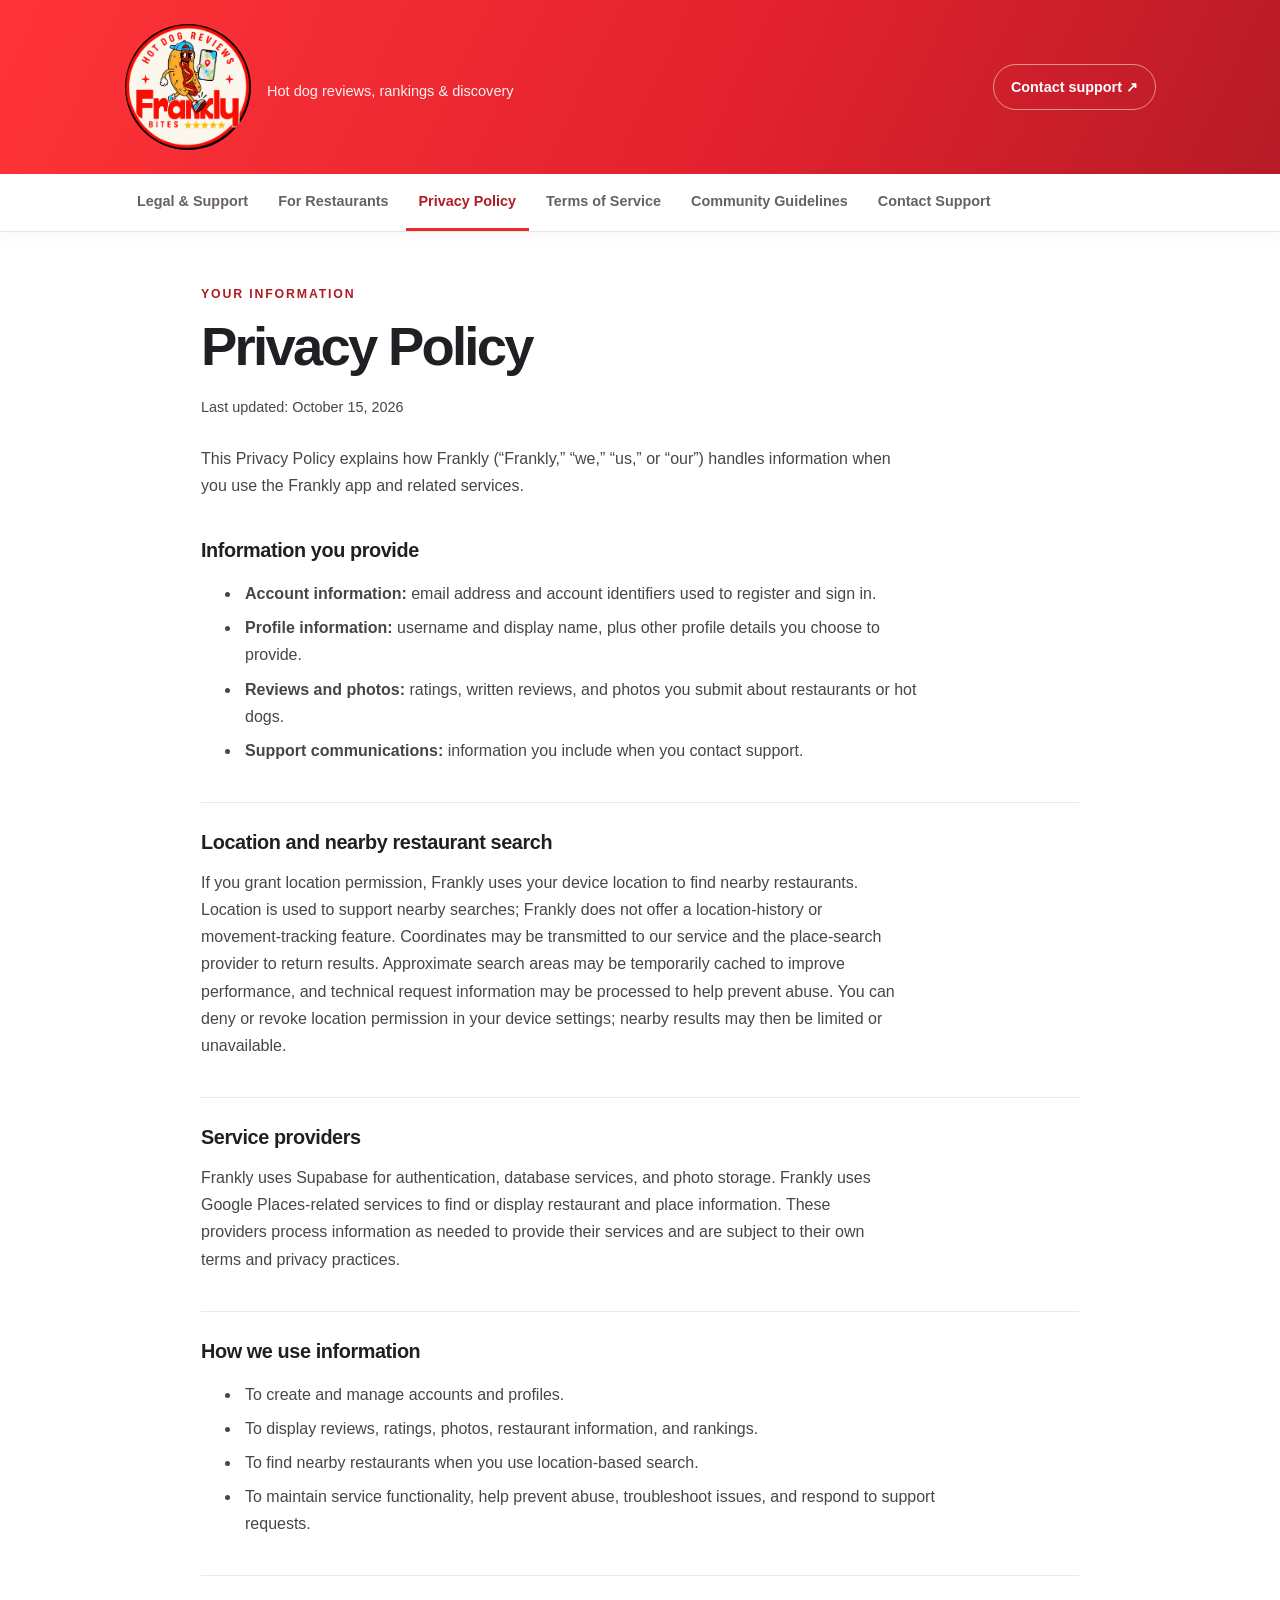
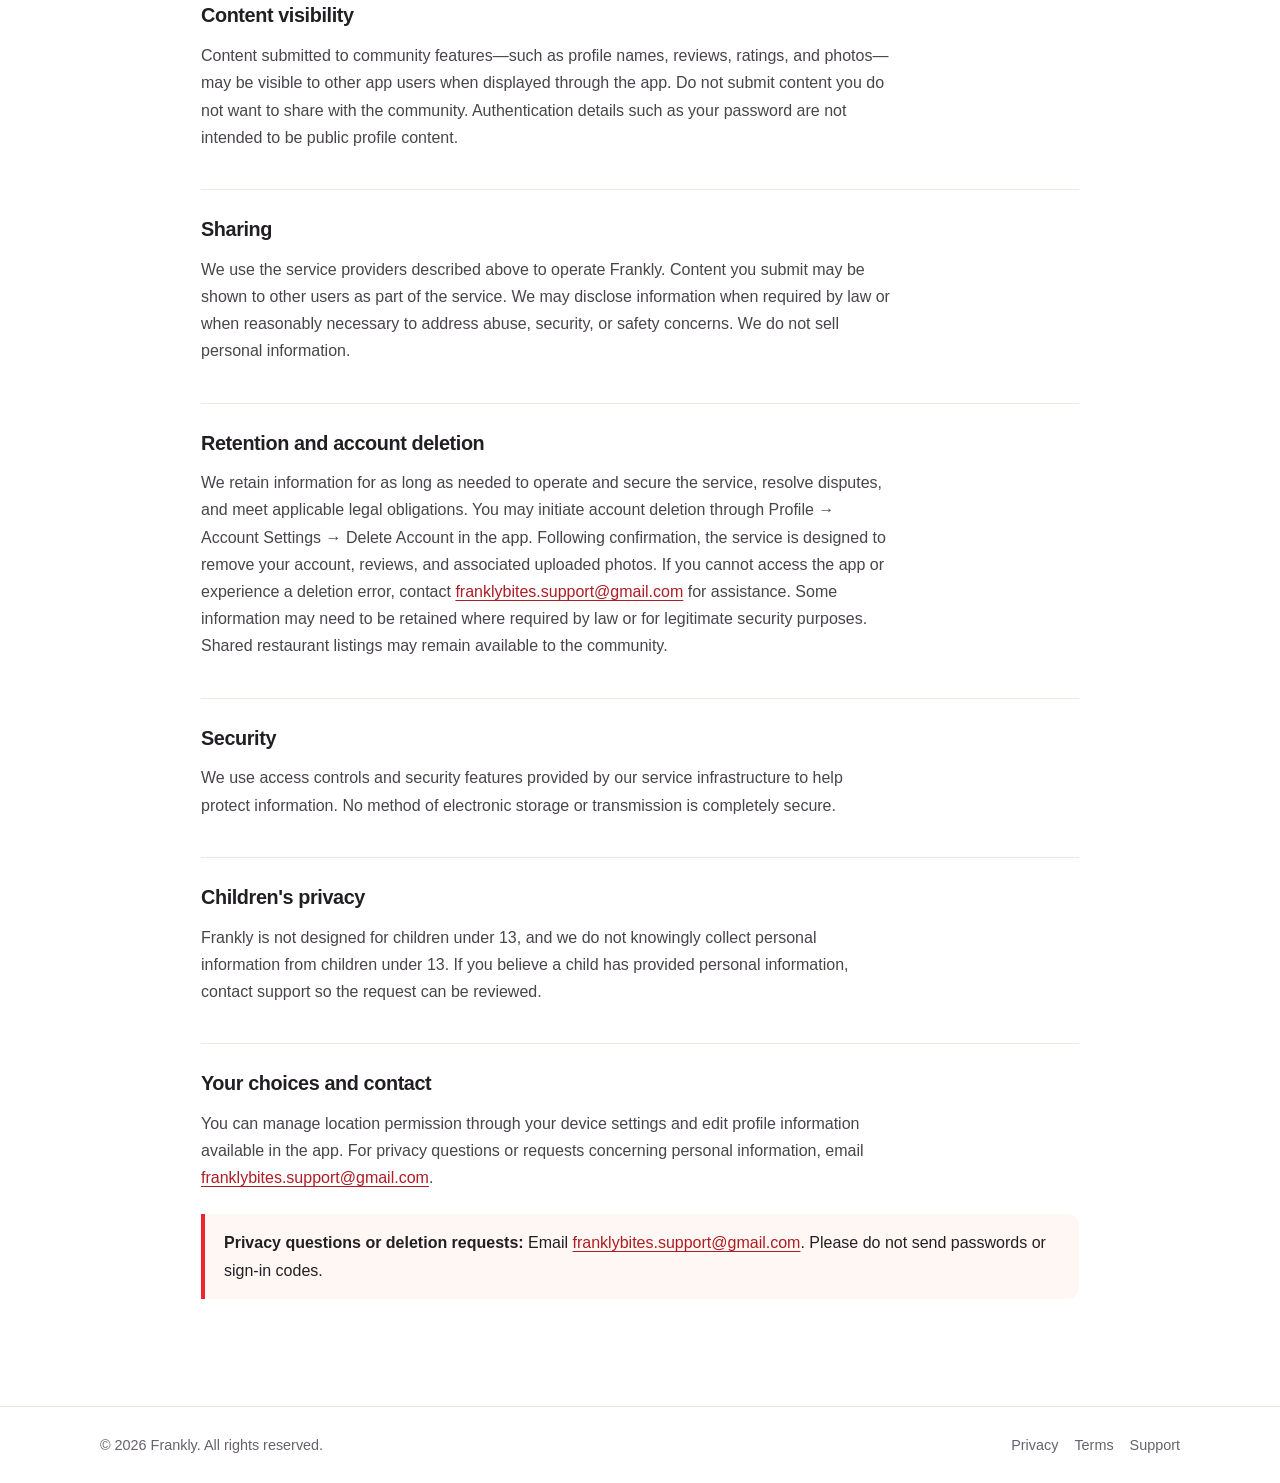
<file: privacy.html>
<!doctype html>
<html lang="en"><head><meta charset="utf-8"><meta name="viewport" content="width=device-width,initial-scale=1"><meta name="description" content="How Frankly handles account details, profiles, reviews, photos, location for nearby search, and deletion requests."><meta name="theme-color" content="#f1272f"><link rel="icon" type="image/svg+xml" href="./assets/Frankly%20Bites%20Hot%20Dog%20Reviews%20Badge.png"><title>Privacy Policy | Frankly</title><style>:root{color-scheme:light;--red:#ed252f;--red-dark:#ad1d24;--ink:#211f23;--muted:#67626b;--line:#ebe5e2;--cream:#fff7f2}
*{box-sizing:border-box}html{scroll-behavior:smooth}body{margin:0;background:#fff;color:var(--ink);font:16px/1.7 Inter,-apple-system,BlinkMacSystemFont,"Segoe UI",Roboto,Arial,sans-serif;-webkit-font-smoothing:antialiased}a{color:var(--red-dark);text-underline-offset:3px}a:hover{color:#79151c}a:focus-visible{outline:3px solid #ffc46c;outline-offset:4px}.skip-link{position:absolute;left:12px;top:-60px;z-index:10;background:#fff;padding:10px 16px}.skip-link:focus{top:10px}
.site-header{background:linear-gradient(115deg,#ff3438,#e2222e 58%,#b71c27);color:#fff}.header-inner{max-width:1080px;margin:auto;padding:23px 24px;display:flex;align-items:center;justify-content:space-between;gap:16px}.brand{display:flex;align-items:center;gap:15px;color:white;text-decoration:none}.brand:hover{color:#fff}.brand-logo{width:128px;height:128px;flex:0 0 128px;object-fit:contain;display:block;border:0;background:transparent;box-shadow:none;padding:0;border-radius:0;clip-path:circle(49.2% at 50% 50%);}.brand-tagline{display:block;margin-top:0;font-size:.98rem;opacity:.96;font-weight:600}.brand-name{display:block;font-size:2rem;font-weight:900;letter-spacing:-.055em;line-height:1}.brand-tagline{display:block;margin-top:8px;font-size:.91rem;opacity:.94;font-weight:500}.header-contact{border:1px solid #ffffff80;border-radius:100px;padding:10px 17px;color:white;text-decoration:none;font-size:.9rem;font-weight:800;white-space:nowrap}.header-contact:hover{background:#ffffff20;color:#fff}
nav{background:#fff;border-bottom:1px solid var(--line);box-shadow:0 5px 15px #241b1a08}.nav-inner{max-width:1080px;margin:auto;padding:0 24px;display:flex;flex-wrap:wrap;gap:0 4px}nav a{display:block;padding:15px 13px;border-bottom:3px solid transparent;color:#686068;text-decoration:none;font-size:.9rem;font-weight:700}nav a:hover{background:#fff9f5}nav a[aria-current=page]{border-color:var(--red);color:var(--red-dark)}
main{max-width:930px;margin:auto;padding:52px 26px 84px}h1{font-size:clamp(2.15rem,5vw,3.4rem);line-height:1.12;letter-spacing:-.05em;font-weight:900;margin:0 0 17px}h2{font-size:1.24rem;line-height:1.35;letter-spacing:-.02em;margin:38px 0 11px}p,li{max-width:78ch}p{margin:13px 0}li{margin:7px 0;padding-left:4px}.eyebrow{font-size:.77rem;text-transform:uppercase;letter-spacing:.15em;font-weight:850;color:var(--red-dark);margin-bottom:12px}.lead{font-size:1.14rem;color:#59545b}.updated{font-size:.9rem;color:var(--muted)}.hero{background:radial-gradient(circle at 98% 0%,#fbe1d8,transparent 37%),linear-gradient(135deg,#fff8f3,#fff3eb);border:1px solid #f3e1d8;border-radius:26px;padding:clamp(26px,5.2vw,48px);margin-bottom:36px;box-shadow:0 15px 40px #9b442015}.hero .lead{margin-bottom:0}.hero-actions{display:flex;gap:18px;align-items:center;flex-wrap:wrap;margin-top:20px}.hero-actions>a:not(.button-link){font-weight:750}.cards{display:grid;grid-template-columns:repeat(2,minmax(0,1fr));gap:18px;margin-top:23px}.card{display:flex;flex-direction:column;gap:10px;padding:25px;min-height:194px;border:1px solid var(--line);border-radius:19px;background:#fff;color:var(--ink);text-decoration:none;box-shadow:0 14px 32px #361a1a0b;transition:transform .18s,box-shadow .18s,border-color .18s}.card:hover{transform:translateY(-3px);border-color:#eea4a6;box-shadow:0 19px 40px #361a1a17;color:var(--ink)}.card-icon{width:46px;height:46px;border-radius:14px;background:#fff0ed;color:var(--red-dark);display:grid;place-items:center;font-size:1.35rem;font-weight:900}.card strong{font-size:1.13rem}.card span:not(.card-icon){font-size:.95rem;line-height:1.58;color:var(--muted)}.card:after{content:"Learn more →";font-size:.88rem;font-weight:800;color:var(--red-dark);margin-top:auto;padding-top:12px}.support-panel{background:#fff8f3;border:1px solid #f2e4df;padding:28px;border-radius:20px;margin-top:35px}.support-panel h2{margin-top:0}.button-link{display:inline-block;background:var(--red);border-radius:100px;color:#fff;text-decoration:none;padding:12px 21px;margin-top:8px;font-weight:800}.button-link:hover{background:var(--red-dark);color:white}.callout{background:#fff7f3;border-left:4px solid var(--red);padding:15px 19px;border-radius:0 12px 12px 0;margin:23px 0}.page-content>h2{border-top:1px solid #eee8e5;padding-top:26px;scroll-margin-top:22px}.page-content>h2:first-of-type{border-top:none;padding-top:0}.page-content>p,.page-content>ul{color:#49444b}.page-content .updated{margin-bottom:25px}footer{border-top:1px solid var(--line);background:#fff;padding:26px 24px;font-size:.9rem;color:var(--muted)}.footer-inner{max-width:1080px;margin:auto;display:flex;justify-content:space-between;gap:12px;flex-wrap:wrap}.footer-links{display:flex;gap:16px;flex-wrap:wrap}footer a{color:var(--muted);text-decoration:none}footer a:hover{text-decoration:underline}@media(max-width:680px){.header-inner{padding:18px}.brand-logo{width:94px;height:94px;flex-basis:94px}.brand-tagline{font-size:.77rem}.header-contact{display:none}.nav-inner{padding:0 8px}nav a{padding:12px 10px;font-size:.82rem}main{padding:34px 19px 58px}.cards{grid-template-columns:1fr}.card{min-height:165px}.hero{border-radius:20px}}@media(prefers-reduced-motion:reduce){html{scroll-behavior:auto}.card{transition:none}}</style></head><body><a class="skip-link" href="#main-content">Skip to content</a>
<header class="site-header"><div class="header-inner"><a class="brand" href="./index.html" aria-label="Frankly Legal home"><img class="brand-logo" src="./assets/Frankly%20Bites%20Hot%20Dog%20Reviews%20Badge.png" alt="Frankly Hot Dog Reviews logo with mascot, map phone, wordmark, and five stars" width="128" height="128"><span class="brand-tagline">Hot dog reviews, rankings &amp; discovery</span></a><a class="header-contact" href="mailto:franklybites.support@gmail.com">Contact support ↗</a></div></header>
<nav aria-label="Legal navigation"><div class="nav-inner"><a href="./index.html">Legal & Support</a><a href="./restaurants.html">For Restaurants</a><a href="./privacy.html" aria-current="page">Privacy Policy</a><a href="./terms.html">Terms of Service</a><a href="./community-guidelines.html">Community Guidelines</a><a href="./contact.html">Contact Support</a></div></nav>
<main id="main-content" class="page-content">
<div class="eyebrow">Your information</div><h1>Privacy Policy</h1><p class="updated">Last updated: October 15, 2026</p>
<p>This Privacy Policy explains how Frankly (“Frankly,” “we,” “us,” or “our”) handles information when you use the Frankly app and related services.</p>
<h2>Information you provide</h2><ul><li><strong>Account information:</strong> email address and account identifiers used to register and sign in.</li><li><strong>Profile information:</strong> username and display name, plus other profile details you choose to provide.</li><li><strong>Reviews and photos:</strong> ratings, written reviews, and photos you submit about restaurants or hot dogs.</li><li><strong>Support communications:</strong> information you include when you contact support.</li></ul>
<h2>Location and nearby restaurant search</h2><p>If you grant location permission, Frankly uses your device location to find nearby restaurants. Location is used to support nearby searches; Frankly does not offer a location-history or movement-tracking feature. Coordinates may be transmitted to our service and the place-search provider to return results. Approximate search areas may be temporarily cached to improve performance, and technical request information may be processed to help prevent abuse. You can deny or revoke location permission in your device settings; nearby results may then be limited or unavailable.</p>
<h2>Service providers</h2><p>Frankly uses Supabase for authentication, database services, and photo storage. Frankly uses Google Places-related services to find or display restaurant and place information. These providers process information as needed to provide their services and are subject to their own terms and privacy practices.</p>
<h2>How we use information</h2><ul><li>To create and manage accounts and profiles.</li><li>To display reviews, ratings, photos, restaurant information, and rankings.</li><li>To find nearby restaurants when you use location-based search.</li><li>To maintain service functionality, help prevent abuse, troubleshoot issues, and respond to support requests.</li></ul>
<h2>Content visibility</h2><p>Content submitted to community features—such as profile names, reviews, ratings, and photos—may be visible to other app users when displayed through the app. Do not submit content you do not want to share with the community. Authentication details such as your password are not intended to be public profile content.</p>
<h2>Sharing</h2><p>We use the service providers described above to operate Frankly. Content you submit may be shown to other users as part of the service. We may disclose information when required by law or when reasonably necessary to address abuse, security, or safety concerns. We do not sell personal information.</p>
<h2>Retention and account deletion</h2><p>We retain information for as long as needed to operate and secure the service, resolve disputes, and meet applicable legal obligations. You may initiate account deletion through Profile → Account Settings → Delete Account in the app. Following confirmation, the service is designed to remove your account, reviews, and associated uploaded photos. If you cannot access the app or experience a deletion error, contact <a href="mailto:franklybites.support@gmail.com?subject=Account%20Deletion%20Request">franklybites.support@gmail.com</a> for assistance. Some information may need to be retained where required by law or for legitimate security purposes. Shared restaurant listings may remain available to the community.</p>
<h2>Security</h2><p>We use access controls and security features provided by our service infrastructure to help protect information. No method of electronic storage or transmission is completely secure.</p>
<h2>Children's privacy</h2><p>Frankly is not designed for children under 13, and we do not knowingly collect personal information from children under 13. If you believe a child has provided personal information, contact support so the request can be reviewed.</p>
<h2>Your choices and contact</h2><p>You can manage location permission through your device settings and edit profile information available in the app. For privacy questions or requests concerning personal information, email <a href="mailto:franklybites.support@gmail.com">franklybites.support@gmail.com</a>.</p>
<div class="callout"><strong>Privacy questions or deletion requests:</strong> Email <a href="mailto:franklybites.support@gmail.com">franklybites.support@gmail.com</a>. Please do not send passwords or sign-in codes.</div>
</main>
<footer><div class="footer-inner"><span>© 2026 Frankly. All rights reserved.</span><span class="footer-links"><a href="./privacy.html">Privacy</a><a href="./terms.html">Terms</a><a href="./contact.html">Support</a></span></div></footer></body></html>
</file>
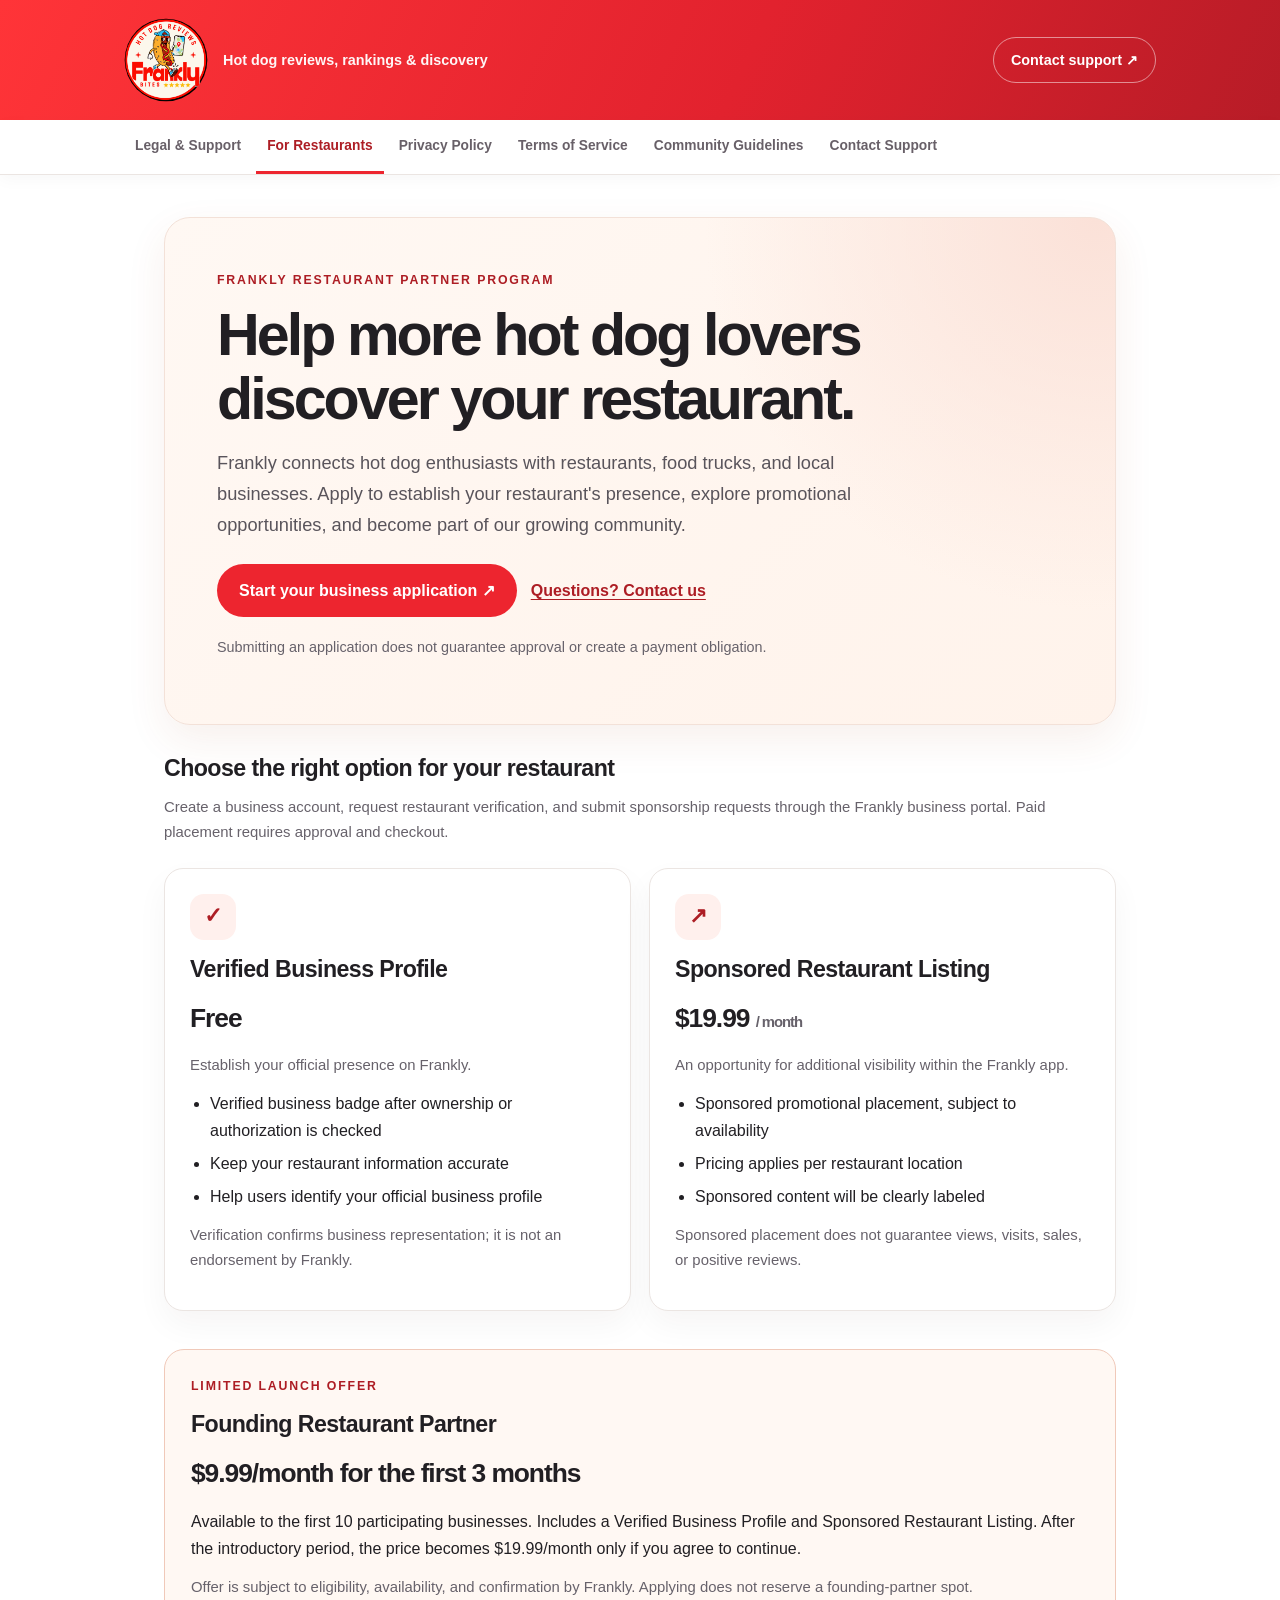
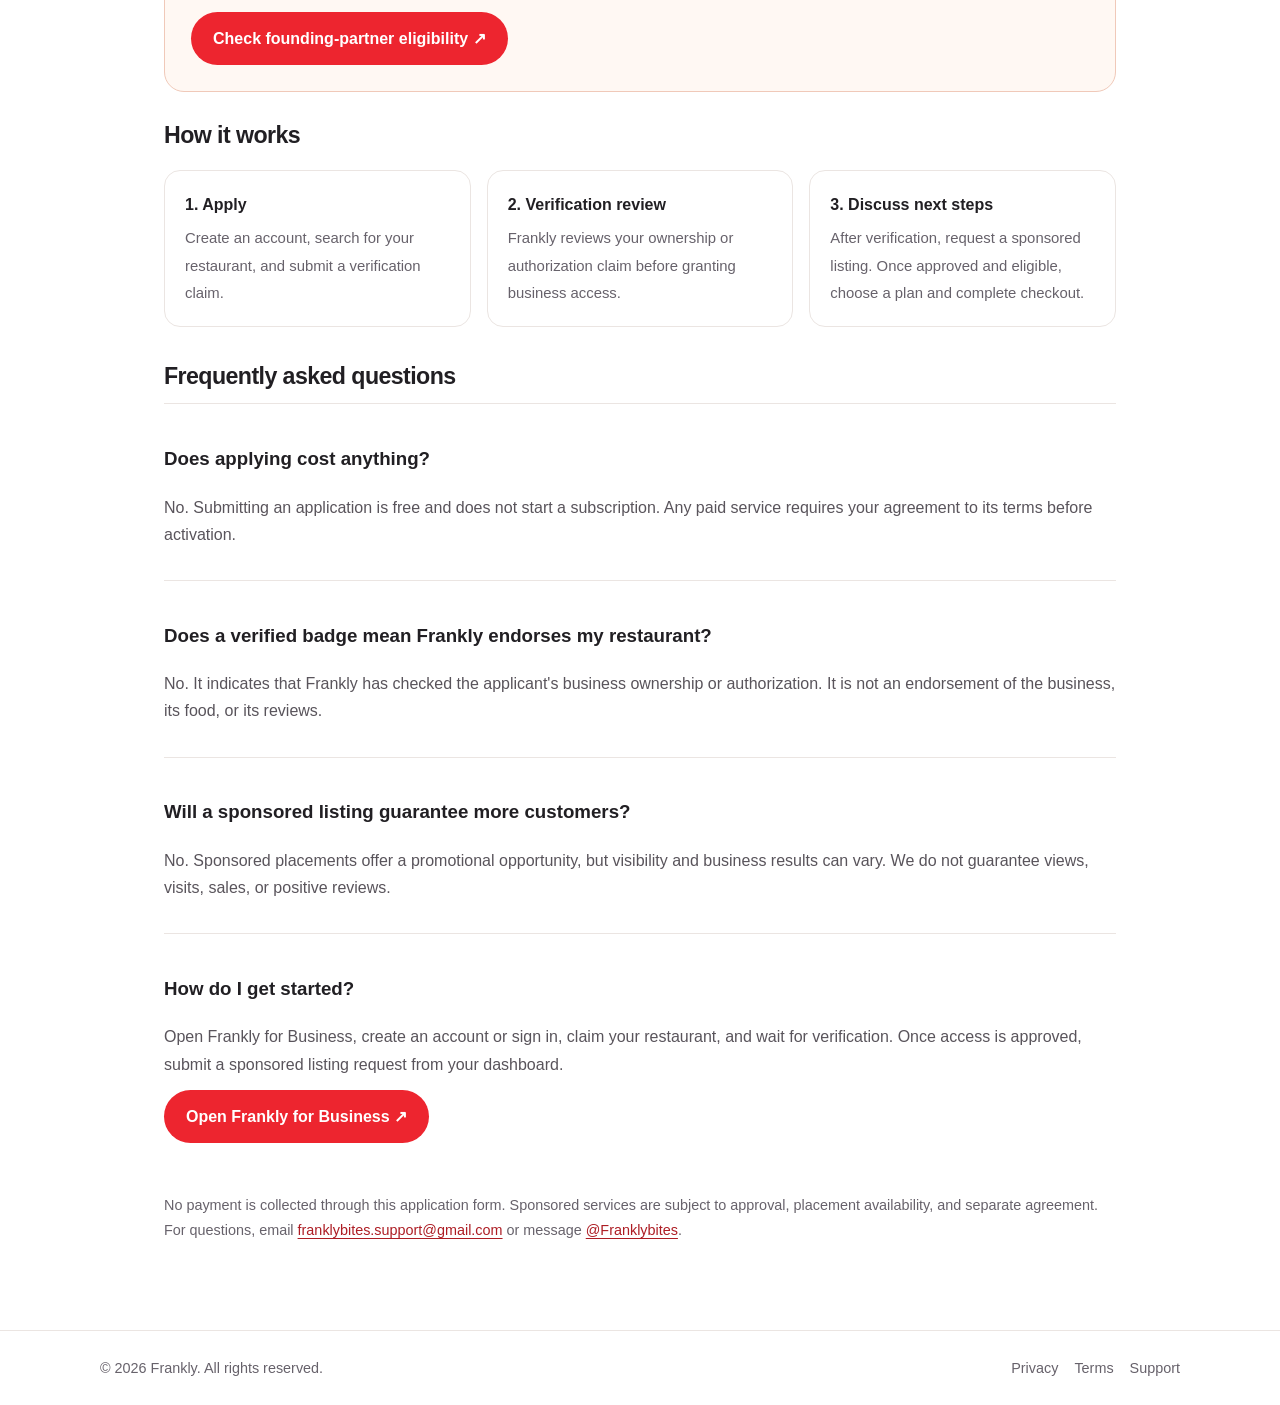
<file: restaurants.html>
<!doctype html>
<html lang="en">
<head>
<meta charset="utf-8">
<meta name="viewport" content="width=device-width,initial-scale=1">
<meta name="description" content="Partner with Frankly. Apply for a verified restaurant profile or sponsored restaurant listing.">
<meta name="theme-color" content="#f1272f">
<title>For Restaurants | Partner with Frankly</title>
<style>
:root{color-scheme:light;--red:#ed252f;--red-dark:#ad1d24;--ink:#211f23;--muted:#67626b;--line:#ebe5e2;--cream:#fff7f2}
*{box-sizing:border-box}html{scroll-behavior:smooth}body{margin:0;background:#fff;color:var(--ink);font:16px/1.7 Inter,-apple-system,BlinkMacSystemFont,"Segoe UI",Roboto,Arial,sans-serif;-webkit-font-smoothing:antialiased}a{color:var(--red-dark);text-underline-offset:3px}a:focus-visible{outline:3px solid #ffc46c;outline-offset:4px}
.site-header{background:linear-gradient(115deg,#ff3438,#e2222e 58%,#b71c27);color:#fff}.header-inner{max-width:1080px;margin:auto;padding:18px 24px;display:flex;align-items:center;justify-content:space-between;gap:16px}.brand{display:flex;align-items:center;gap:15px;color:white;text-decoration:none}.brand-logo{width:84px;height:84px;flex:0 0 84px;object-fit:contain;display:block;border:0;background:transparent;box-shadow:none;padding:0;border-radius:0;clip-path:circle(49.2% at 50% 50%)}.brand-tagline{display:block;font-size:.9rem;font-weight:600;opacity:.96}.header-contact{border:1px solid #ffffff80;border-radius:100px;padding:10px 17px;color:white;text-decoration:none;font-size:.9rem;font-weight:800;white-space:nowrap}
nav{background:#fff;border-bottom:1px solid var(--line);box-shadow:0 5px 15px #241b1a08}.nav-inner{max-width:1080px;margin:auto;padding:0 24px;display:flex;flex-wrap:wrap;gap:0 4px}nav a{display:block;padding:14px 11px;border-bottom:3px solid transparent;color:#686068;text-decoration:none;font-size:.86rem;font-weight:700}nav a[aria-current=page]{border-color:var(--red);color:var(--red-dark)}
main{max-width:1000px;margin:auto;padding:42px 24px 76px}.hero{background:radial-gradient(circle at 98% 0%,#fbe1d8,transparent 37%),linear-gradient(135deg,#fff8f3,#fff3eb);border:1px solid #f3e1d8;border-radius:26px;padding:clamp(28px,5vw,52px);margin-bottom:28px;box-shadow:0 15px 40px #9b442015}.eyebrow{font-size:.77rem;text-transform:uppercase;letter-spacing:.15em;font-weight:850;color:var(--red-dark);margin-bottom:12px}h1{font-size:clamp(2.25rem,5.5vw,3.7rem);line-height:1.08;letter-spacing:-.05em;font-weight:900;margin:0 0 17px;max-width:780px}h2{font-size:1.45rem;line-height:1.3;letter-spacing:-.025em;margin:0 0 12px}p{margin:12px 0}.lead{font-size:1.14rem;color:#59545b;max-width:70ch}.hero-actions{display:flex;gap:14px;align-items:center;flex-wrap:wrap;margin-top:23px}.button{display:inline-block;background:var(--red);border-radius:100px;color:#fff;text-decoration:none;padding:13px 22px;font-weight:850}.button:hover{background:var(--red-dark);color:#fff}.secondary{font-weight:750}.cards{display:grid;grid-template-columns:repeat(2,minmax(0,1fr));gap:18px;margin:22px 0 38px}.card{padding:25px;border:1px solid var(--line);border-radius:19px;background:#fff;box-shadow:0 14px 32px #361a1a0b}.icon{width:46px;height:46px;border-radius:14px;background:#fff0ed;color:var(--red-dark);display:grid;place-items:center;font-size:1.35rem;font-weight:900;margin-bottom:14px}.price{font-size:1.65rem;font-weight:900;letter-spacing:-.04em;margin:8px 0}.muted{color:var(--muted);font-size:.93rem}.card ul{padding-left:20px;margin:12px 0}.card li{margin:6px 0}.offer{border:1px solid #f0c9b9;background:#fff8f3;border-radius:20px;padding:26px;margin:28px 0}.steps{display:grid;grid-template-columns:repeat(3,minmax(0,1fr));gap:16px;margin:20px 0 34px}.step{border:1px solid var(--line);border-radius:16px;padding:20px}.step strong{display:block;margin-bottom:6px}.faq{border-top:1px solid var(--line);padding:20px 0}.faq p{color:#59545b}.notice{font-size:.9rem;color:var(--muted);margin-top:18px}footer{border-top:1px solid var(--line);background:#fff;padding:25px 24px;font-size:.9rem;color:var(--muted)}.footer-inner{max-width:1080px;margin:auto;display:flex;justify-content:space-between;gap:12px;flex-wrap:wrap}.footer-links{display:flex;gap:16px;flex-wrap:wrap}footer a{color:var(--muted);text-decoration:none}
@media(max-width:680px){.header-inner{padding:15px 17px}.brand-logo{width:62px;height:62px;flex-basis:62px}.brand-tagline{font-size:.76rem}.header-contact{display:none}.nav-inner{padding:0 7px}nav a{padding:11px 8px;font-size:.78rem}main{padding:27px 17px 54px}.cards,.steps{grid-template-columns:1fr}.hero{border-radius:20px}.card{padding:21px}}@media(prefers-reduced-motion:reduce){html{scroll-behavior:auto}}
</style>
</head>
<body>
<header class="site-header"><div class="header-inner"><a class="brand" href="./index.html" aria-label="Frankly home"><img class="brand-logo" src="./assets/Frankly%20Bites%20Hot%20Dog%20Reviews%20Badge.png" alt="Frankly hot dog reviews logo" width="84" height="84"><span class="brand-tagline">Hot dog reviews, rankings &amp; discovery</span></a><a class="header-contact" href="mailto:franklybites.support@gmail.com">Contact support ↗</a></div></header>
<nav aria-label="Site navigation"><div class="nav-inner"><a href="./index.html">Legal &amp; Support</a><a href="./restaurants.html" aria-current="page">For Restaurants</a><a href="./privacy.html">Privacy Policy</a><a href="./terms.html">Terms of Service</a><a href="./community-guidelines.html">Community Guidelines</a><a href="./contact.html">Contact Support</a></div></nav>
<main>
<section class="hero"><div class="eyebrow">Frankly Restaurant Partner Program</div><h1>Help more hot dog lovers discover your restaurant.</h1><p class="lead">Frankly connects hot dog enthusiasts with restaurants, food trucks, and local businesses. Apply to establish your restaurant's presence, explore promotional opportunities, and become part of our growing community.</p><div class="hero-actions"><a class="button" href="./business.html#apply" target="_blank" rel="noopener noreferrer">Start your business application ↗</a><a class="secondary" href="mailto:franklybites.support@gmail.com">Questions? Contact us</a></div><p class="notice">Submitting an application does not guarantee approval or create a payment obligation.</p></section>
<h2>Choose the right option for your restaurant</h2><p class="muted">Create a business account, request restaurant verification, and submit sponsorship requests through the Frankly business portal. Paid placement requires approval and checkout.</p>
<div class="cards">
<section class="card"><div class="icon" aria-hidden="true">✓</div><h2>Verified Business Profile</h2><div class="price">Free</div><p class="muted">Establish your official presence on Frankly.</p><ul><li>Verified business badge after ownership or authorization is checked</li><li>Keep your restaurant information accurate</li><li>Help users identify your official business profile</li></ul><p class="muted">Verification confirms business representation; it is not an endorsement by Frankly.</p></section>
<section class="card"><div class="icon" aria-hidden="true">↗</div><h2>Sponsored Restaurant Listing</h2><div class="price">$19.99 <span class="muted">/ month</span></div><p class="muted">An opportunity for additional visibility within the Frankly app.</p><ul><li>Sponsored promotional placement, subject to availability</li><li>Pricing applies per restaurant location</li><li>Sponsored content will be clearly labeled</li></ul><p class="muted">Sponsored placement does not guarantee views, visits, sales, or positive reviews.</p></section>
</div>
<section class="offer"><div class="eyebrow">Limited launch offer</div><h2>Founding Restaurant Partner</h2><div class="price">$9.99/month for the first 3 months</div><p>Available to the first 10 participating businesses. Includes a Verified Business Profile and Sponsored Restaurant Listing. After the introductory period, the price becomes $19.99/month only if you agree to continue.</p><p class="muted">Offer is subject to eligibility, availability, and confirmation by Frankly. Applying does not reserve a founding-partner spot.</p><a class="button" href="./business.html#apply" target="_blank" rel="noopener noreferrer">Check founding-partner eligibility ↗</a></section>
<h2>How it works</h2><div class="steps"><div class="step"><strong>1. Apply</strong><span class="muted">Create an account, search for your restaurant, and submit a verification claim.</span></div><div class="step"><strong>2. Verification review</strong><span class="muted">Frankly reviews your ownership or authorization claim before granting business access.</span></div><div class="step"><strong>3. Discuss next steps</strong><span class="muted">After verification, request a sponsored listing. Once approved and eligible, choose a plan and complete checkout.</span></div></div>
<h2>Frequently asked questions</h2>
<div class="faq"><h3>Does applying cost anything?</h3><p>No. Submitting an application is free and does not start a subscription. Any paid service requires your agreement to its terms before activation.</p></div>
<div class="faq"><h3>Does a verified badge mean Frankly endorses my restaurant?</h3><p>No. It indicates that Frankly has checked the applicant's business ownership or authorization. It is not an endorsement of the business, its food, or its reviews.</p></div>
<div class="faq"><h3>Will a sponsored listing guarantee more customers?</h3><p>No. Sponsored placements offer a promotional opportunity, but visibility and business results can vary. We do not guarantee views, visits, sales, or positive reviews.</p></div>
<div class="faq"><h3>How do I get started?</h3><p>Open Frankly for Business, create an account or sign in, claim your restaurant, and wait for verification. Once access is approved, submit a sponsored listing request from your dashboard.</p><p><a class="button" href="./business.html#apply" target="_blank" rel="noopener noreferrer">Open Frankly for Business ↗</a></p></div>
<p class="notice">No payment is collected through this application form. Sponsored services are subject to approval, placement availability, and separate agreement. For questions, email <a href="mailto:franklybites.support@gmail.com">franklybites.support@gmail.com</a> or message <a href="https://www.instagram.com/franklybites/" target="_blank" rel="noopener noreferrer">@Franklybites</a>.</p>
</main>
<footer><div class="footer-inner"><span>© 2026 Frankly. All rights reserved.</span><span class="footer-links"><a href="./privacy.html">Privacy</a><a href="./terms.html">Terms</a><a href="./contact.html">Support</a></span></div></footer>
</body></html>
</file>
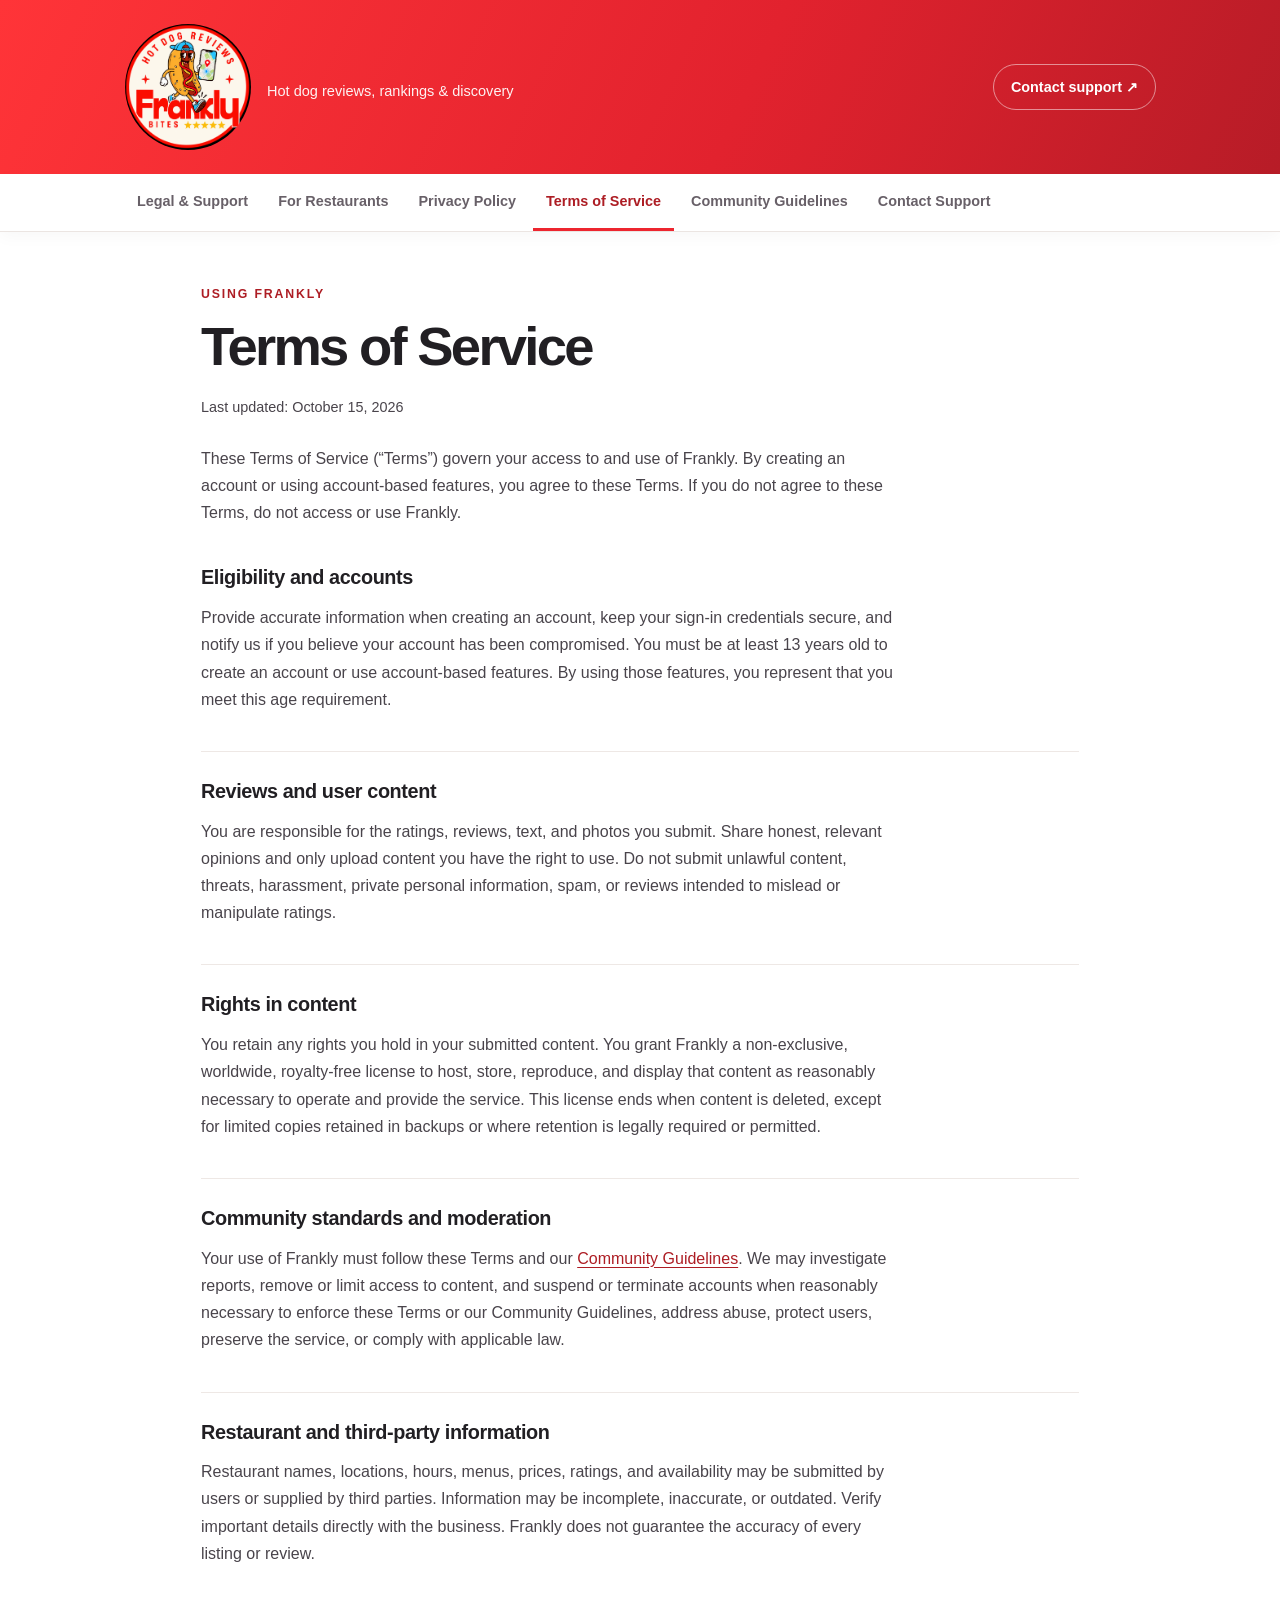
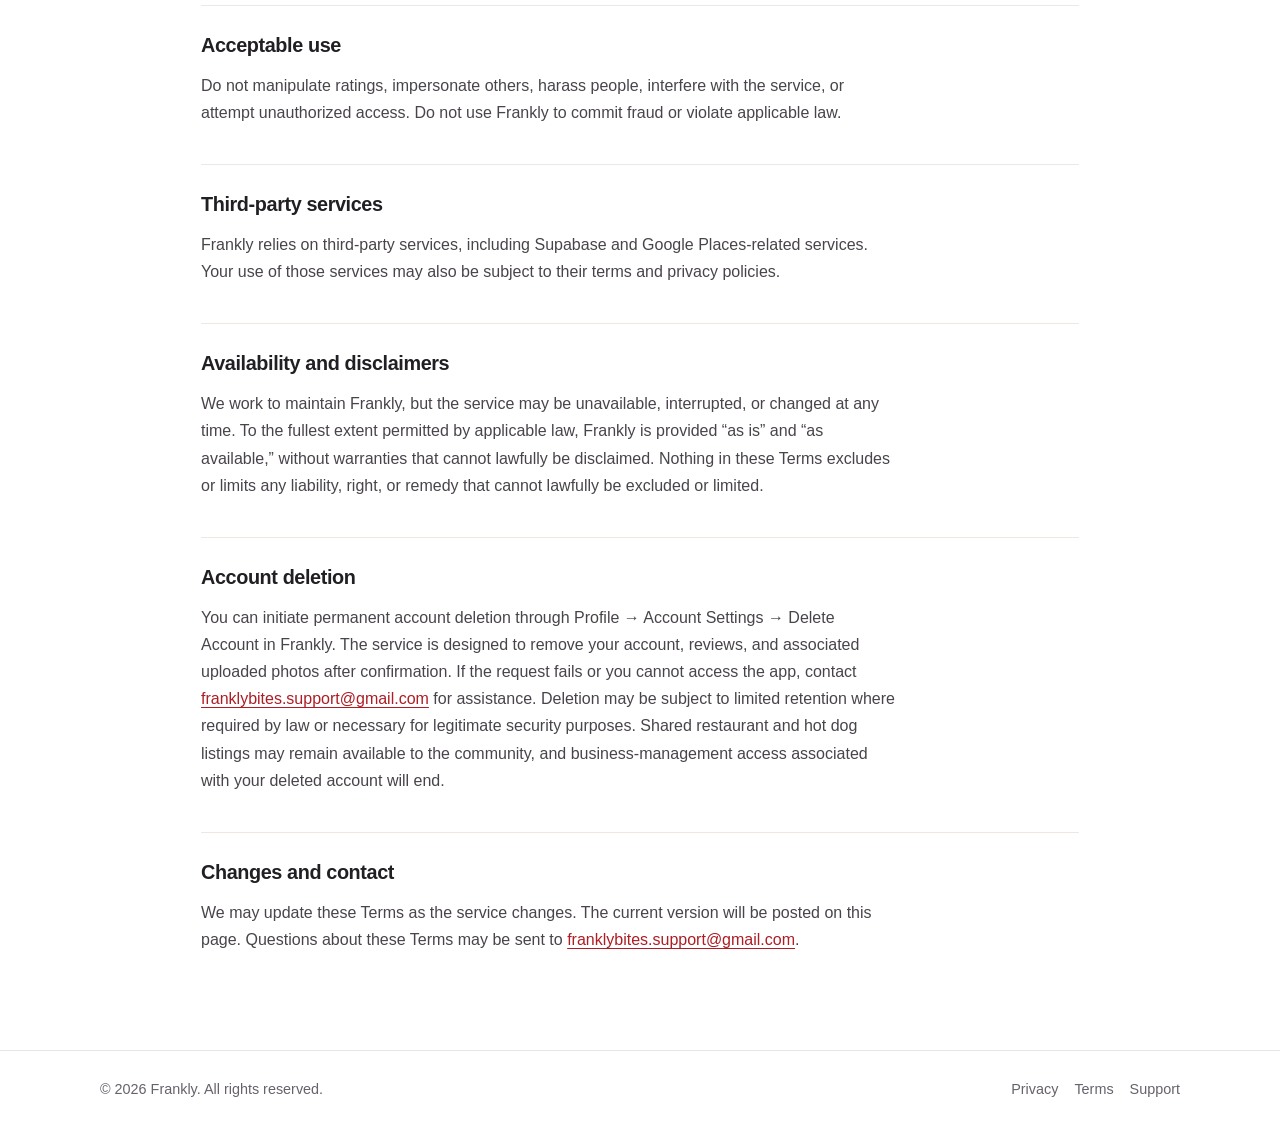
<file: terms.html>
<!doctype html>
<html lang="en"><head><meta charset="utf-8"><meta name="viewport" content="width=device-width,initial-scale=1"><meta name="description" content="Terms governing Frankly accounts, user reviews and photos, community conduct, and account deletion requests."><meta name="theme-color" content="#f1272f"><link rel="icon" type="image/svg+xml" href="./assets/Frankly%20Bites%20Hot%20Dog%20Reviews%20Badge.png"><title>Terms of Service | Frankly</title><style>:root{color-scheme:light;--red:#ed252f;--red-dark:#ad1d24;--ink:#211f23;--muted:#67626b;--line:#ebe5e2;--cream:#fff7f2}
*{box-sizing:border-box}html{scroll-behavior:smooth}body{margin:0;background:#fff;color:var(--ink);font:16px/1.7 Inter,-apple-system,BlinkMacSystemFont,"Segoe UI",Roboto,Arial,sans-serif;-webkit-font-smoothing:antialiased}a{color:var(--red-dark);text-underline-offset:3px}a:hover{color:#79151c}a:focus-visible{outline:3px solid #ffc46c;outline-offset:4px}.skip-link{position:absolute;left:12px;top:-60px;z-index:10;background:#fff;padding:10px 16px}.skip-link:focus{top:10px}
.site-header{background:linear-gradient(115deg,#ff3438,#e2222e 58%,#b71c27);color:#fff}.header-inner{max-width:1080px;margin:auto;padding:23px 24px;display:flex;align-items:center;justify-content:space-between;gap:16px}.brand{display:flex;align-items:center;gap:15px;color:white;text-decoration:none}.brand:hover{color:#fff}.brand-logo{width:128px;height:128px;flex:0 0 128px;object-fit:contain;display:block;border:0;background:transparent;box-shadow:none;padding:0;border-radius:0;clip-path:circle(49.2% at 50% 50%);}.brand-tagline{display:block;margin-top:0;font-size:.98rem;opacity:.96;font-weight:600}.brand-name{display:block;font-size:2rem;font-weight:900;letter-spacing:-.055em;line-height:1}.brand-tagline{display:block;margin-top:8px;font-size:.91rem;opacity:.94;font-weight:500}.header-contact{border:1px solid #ffffff80;border-radius:100px;padding:10px 17px;color:white;text-decoration:none;font-size:.9rem;font-weight:800;white-space:nowrap}.header-contact:hover{background:#ffffff20;color:#fff}
nav{background:#fff;border-bottom:1px solid var(--line);box-shadow:0 5px 15px #241b1a08}.nav-inner{max-width:1080px;margin:auto;padding:0 24px;display:flex;flex-wrap:wrap;gap:0 4px}nav a{display:block;padding:15px 13px;border-bottom:3px solid transparent;color:#686068;text-decoration:none;font-size:.9rem;font-weight:700}nav a:hover{background:#fff9f5}nav a[aria-current=page]{border-color:var(--red);color:var(--red-dark)}
main{max-width:930px;margin:auto;padding:52px 26px 84px}h1{font-size:clamp(2.15rem,5vw,3.4rem);line-height:1.12;letter-spacing:-.05em;font-weight:900;margin:0 0 17px}h2{font-size:1.24rem;line-height:1.35;letter-spacing:-.02em;margin:38px 0 11px}p,li{max-width:78ch}p{margin:13px 0}li{margin:7px 0;padding-left:4px}.eyebrow{font-size:.77rem;text-transform:uppercase;letter-spacing:.15em;font-weight:850;color:var(--red-dark);margin-bottom:12px}.lead{font-size:1.14rem;color:#59545b}.updated{font-size:.9rem;color:var(--muted)}.hero{background:radial-gradient(circle at 98% 0%,#fbe1d8,transparent 37%),linear-gradient(135deg,#fff8f3,#fff3eb);border:1px solid #f3e1d8;border-radius:26px;padding:clamp(26px,5.2vw,48px);margin-bottom:36px;box-shadow:0 15px 40px #9b442015}.hero .lead{margin-bottom:0}.hero-actions{display:flex;gap:18px;align-items:center;flex-wrap:wrap;margin-top:20px}.hero-actions>a:not(.button-link){font-weight:750}.cards{display:grid;grid-template-columns:repeat(2,minmax(0,1fr));gap:18px;margin-top:23px}.card{display:flex;flex-direction:column;gap:10px;padding:25px;min-height:194px;border:1px solid var(--line);border-radius:19px;background:#fff;color:var(--ink);text-decoration:none;box-shadow:0 14px 32px #361a1a0b;transition:transform .18s,box-shadow .18s,border-color .18s}.card:hover{transform:translateY(-3px);border-color:#eea4a6;box-shadow:0 19px 40px #361a1a17;color:var(--ink)}.card-icon{width:46px;height:46px;border-radius:14px;background:#fff0ed;color:var(--red-dark);display:grid;place-items:center;font-size:1.35rem;font-weight:900}.card strong{font-size:1.13rem}.card span:not(.card-icon){font-size:.95rem;line-height:1.58;color:var(--muted)}.card:after{content:"Learn more →";font-size:.88rem;font-weight:800;color:var(--red-dark);margin-top:auto;padding-top:12px}.support-panel{background:#fff8f3;border:1px solid #f2e4df;padding:28px;border-radius:20px;margin-top:35px}.support-panel h2{margin-top:0}.button-link{display:inline-block;background:var(--red);border-radius:100px;color:#fff;text-decoration:none;padding:12px 21px;margin-top:8px;font-weight:800}.button-link:hover{background:var(--red-dark);color:white}.callout{background:#fff7f3;border-left:4px solid var(--red);padding:15px 19px;border-radius:0 12px 12px 0;margin:23px 0}.page-content>h2{border-top:1px solid #eee8e5;padding-top:26px;scroll-margin-top:22px}.page-content>h2:first-of-type{border-top:none;padding-top:0}.page-content>p,.page-content>ul{color:#49444b}.page-content .updated{margin-bottom:25px}footer{border-top:1px solid var(--line);background:#fff;padding:26px 24px;font-size:.9rem;color:var(--muted)}.footer-inner{max-width:1080px;margin:auto;display:flex;justify-content:space-between;gap:12px;flex-wrap:wrap}.footer-links{display:flex;gap:16px;flex-wrap:wrap}footer a{color:var(--muted);text-decoration:none}footer a:hover{text-decoration:underline}@media(max-width:680px){.header-inner{padding:18px}.brand-logo{width:94px;height:94px;flex-basis:94px}.brand-tagline{font-size:.77rem}.header-contact{display:none}.nav-inner{padding:0 8px}nav a{padding:12px 10px;font-size:.82rem}main{padding:34px 19px 58px}.cards{grid-template-columns:1fr}.card{min-height:165px}.hero{border-radius:20px}}@media(prefers-reduced-motion:reduce){html{scroll-behavior:auto}.card{transition:none}}</style></head><body><a class="skip-link" href="#main-content">Skip to content</a>
<header class="site-header"><div class="header-inner"><a class="brand" href="./index.html" aria-label="Frankly Legal home"><img class="brand-logo" src="./assets/Frankly%20Bites%20Hot%20Dog%20Reviews%20Badge.png" alt="Frankly Hot Dog Reviews logo with mascot, map phone, wordmark, and five stars" width="128" height="128"><span class="brand-tagline">Hot dog reviews, rankings &amp; discovery</span></a><a class="header-contact" href="mailto:franklybites.support@gmail.com">Contact support ↗</a></div></header>
<nav aria-label="Legal navigation"><div class="nav-inner"><a href="./index.html">Legal & Support</a><a href="./restaurants.html">For Restaurants</a><a href="./privacy.html">Privacy Policy</a><a href="./terms.html" aria-current="page">Terms of Service</a><a href="./community-guidelines.html">Community Guidelines</a><a href="./contact.html">Contact Support</a></div></nav>
<main id="main-content" class="page-content">
<div class="eyebrow">Using Frankly</div><h1>Terms of Service</h1><p class="updated">Last updated: October 15, 2026</p>
<p>These Terms of Service (“Terms”) govern your access to and use of Frankly. By creating an account or using account-based features, you agree to these Terms. If you do not agree to these Terms, do not access or use Frankly.</p>
<h2>Eligibility and accounts</h2><p>Provide accurate information when creating an account, keep your sign-in credentials secure, and notify us if you believe your account has been compromised. You must be at least 13 years old to create an account or use account-based features. By using those features, you represent that you meet this age requirement.</p>
<h2>Reviews and user content</h2><p>You are responsible for the ratings, reviews, text, and photos you submit. Share honest, relevant opinions and only upload content you have the right to use. Do not submit unlawful content, threats, harassment, private personal information, spam, or reviews intended to mislead or manipulate ratings.</p>
<h2>Rights in content</h2><p>You retain any rights you hold in your submitted content. You grant Frankly a non-exclusive, worldwide, royalty-free license to host, store, reproduce, and display that content as reasonably necessary to operate and provide the service. This license ends when content is deleted, except for limited copies retained in backups or where retention is legally required or permitted.</p>
<h2>Community standards and moderation</h2><p>Your use of Frankly must follow these Terms and our <a href="./community-guidelines.html">Community Guidelines</a>. We may investigate reports, remove or limit access to content, and suspend or terminate accounts when reasonably necessary to enforce these Terms or our Community Guidelines, address abuse, protect users, preserve the service, or comply with applicable law.</p>
<h2>Restaurant and third-party information</h2><p>Restaurant names, locations, hours, menus, prices, ratings, and availability may be submitted by users or supplied by third parties. Information may be incomplete, inaccurate, or outdated. Verify important details directly with the business. Frankly does not guarantee the accuracy of every listing or review.</p>
<h2>Acceptable use</h2><p>Do not manipulate ratings, impersonate others, harass people, interfere with the service, or attempt unauthorized access. Do not use Frankly to commit fraud or violate applicable law.</p>
<h2>Third-party services</h2><p>Frankly relies on third-party services, including Supabase and Google Places-related services. Your use of those services may also be subject to their terms and privacy policies.</p>
<h2>Availability and disclaimers</h2><p>We work to maintain Frankly, but the service may be unavailable, interrupted, or changed at any time. To the fullest extent permitted by applicable law, Frankly is provided “as is” and “as available,” without warranties that cannot lawfully be disclaimed. Nothing in these Terms excludes or limits any liability, right, or remedy that cannot lawfully be excluded or limited.</p>
<h2>Account deletion</h2><p>You can initiate permanent account deletion through Profile → Account Settings → Delete Account in Frankly. The service is designed to remove your account, reviews, and associated uploaded photos after confirmation. If the request fails or you cannot access the app, contact <a href="mailto:franklybites.support@gmail.com?subject=Account%20Deletion%20Request">franklybites.support@gmail.com</a> for assistance. Deletion may be subject to limited retention where required by law or necessary for legitimate security purposes. Shared restaurant and hot dog listings may remain available to the community, and business-management access associated with your deleted account will end.</p>
<h2>Changes and contact</h2><p>We may update these Terms as the service changes. The current version will be posted on this page. Questions about these Terms may be sent to <a href="mailto:franklybites.support@gmail.com">franklybites.support@gmail.com</a>.</p>
</main>
<footer><div class="footer-inner"><span>© 2026 Frankly. All rights reserved.</span><span class="footer-links"><a href="./privacy.html">Privacy</a><a href="./terms.html">Terms</a><a href="./contact.html">Support</a></span></div></footer></body></html>
</file>
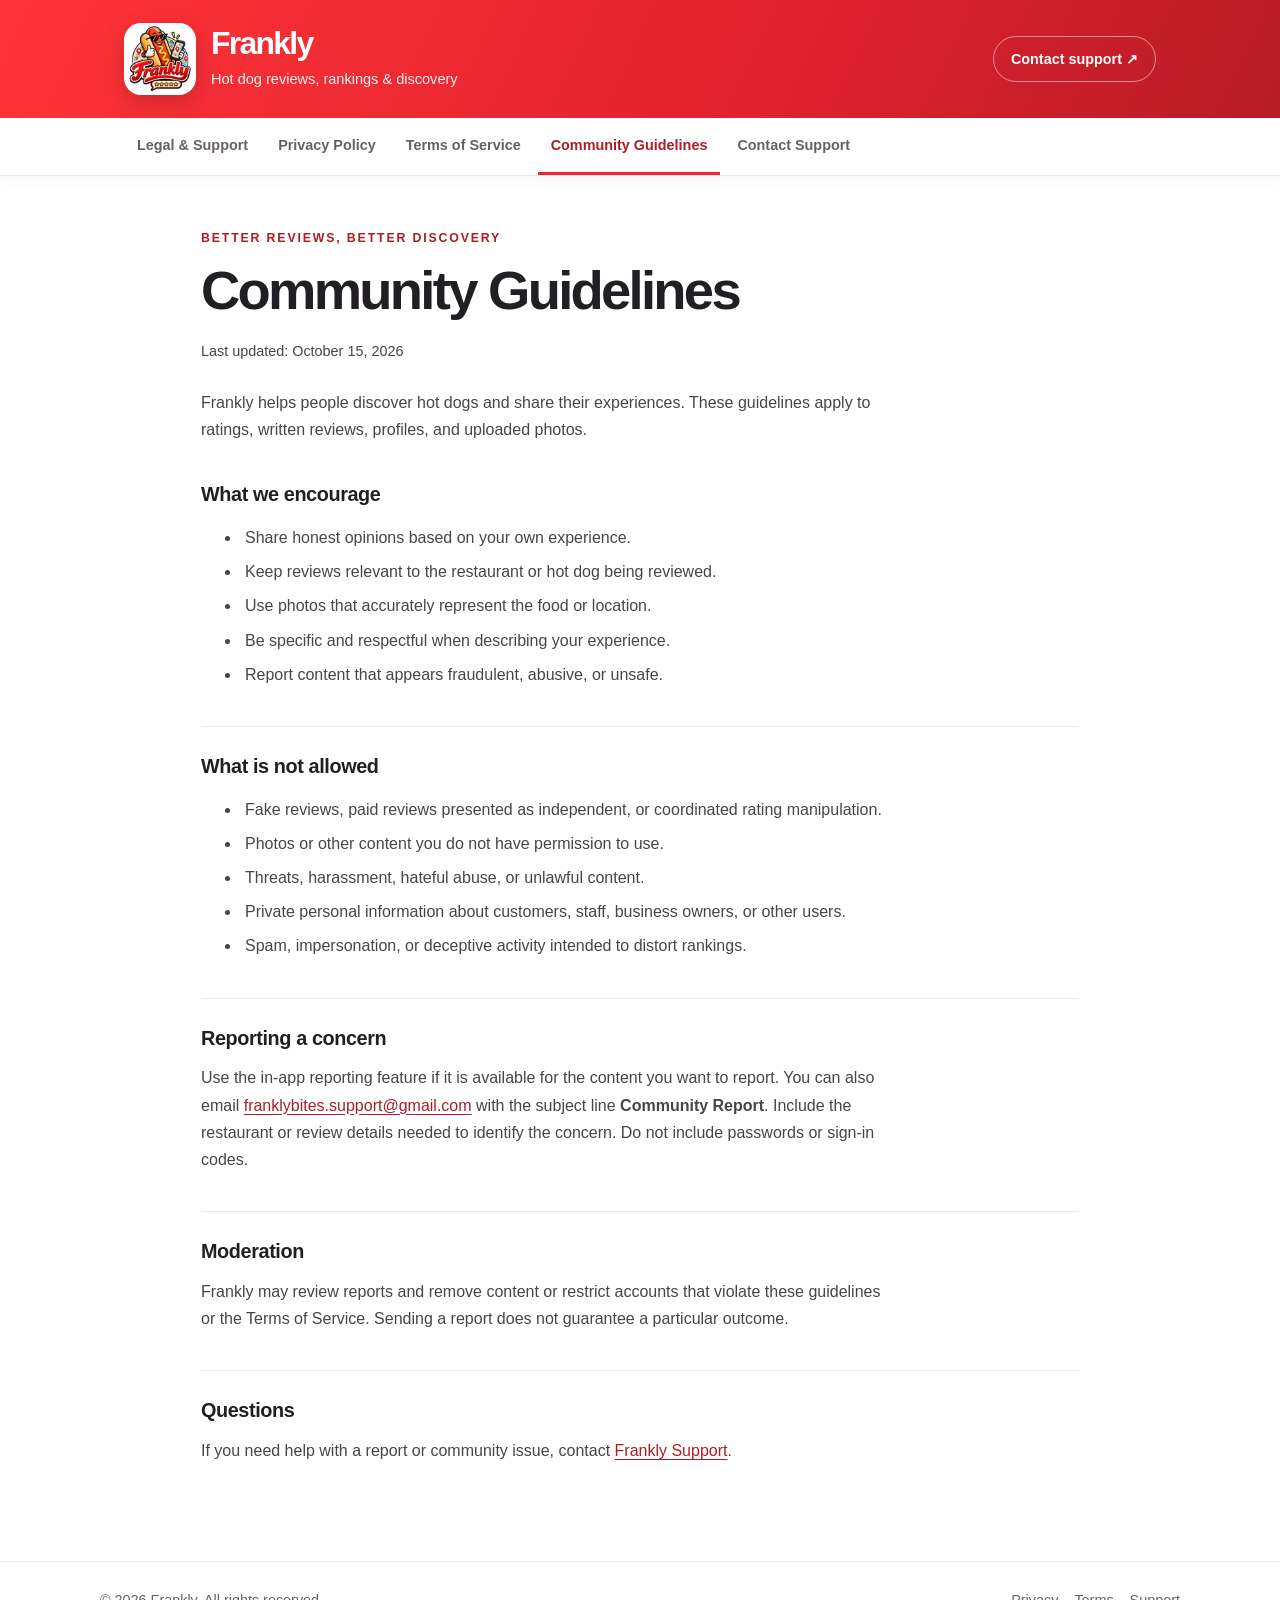
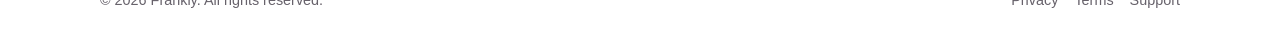
<file: frankly-legal-site/community-guidelines.html>
<!doctype html>
<html lang="en"><head><meta charset="utf-8"><meta name="viewport" content="width=device-width,initial-scale=1"><meta name="description" content="Frankly's standards for honest hot dog reviews, photos, reporting abuse, and respectful participation."><meta name="theme-color" content="#f1272f"><link rel="icon" type="image/svg+xml" href="./assets/frankly-logo.svg"><title>Community Guidelines | Frankly</title><style>:root{color-scheme:light;--red:#ed252f;--red-dark:#ad1d24;--ink:#211f23;--muted:#67626b;--line:#ebe5e2;--cream:#fff7f2}
*{box-sizing:border-box}html{scroll-behavior:smooth}body{margin:0;background:#fff;color:var(--ink);font:16px/1.7 Inter,-apple-system,BlinkMacSystemFont,"Segoe UI",Roboto,Arial,sans-serif;-webkit-font-smoothing:antialiased}a{color:var(--red-dark);text-underline-offset:3px}a:hover{color:#79151c}a:focus-visible{outline:3px solid #ffc46c;outline-offset:4px}.skip-link{position:absolute;left:12px;top:-60px;z-index:10;background:#fff;padding:10px 16px}.skip-link:focus{top:10px}
.site-header{background:linear-gradient(115deg,#ff3438,#e2222e 58%,#b71c27);color:#fff}.header-inner{max-width:1080px;margin:auto;padding:23px 24px;display:flex;align-items:center;justify-content:space-between;gap:16px}.brand{display:flex;align-items:center;gap:15px;color:white;text-decoration:none}.brand:hover{color:#fff}.brand-logo{width:72px;height:72px;object-fit:contain;border-radius:17px;background:#fff;box-shadow:0 8px 22px #5a0f2040;padding:3px}.brand-name{display:block;font-size:2rem;font-weight:900;letter-spacing:-.055em;line-height:1}.brand-tagline{display:block;margin-top:8px;font-size:.91rem;opacity:.94;font-weight:500}.header-contact{border:1px solid #ffffff80;border-radius:100px;padding:10px 17px;color:white;text-decoration:none;font-size:.9rem;font-weight:800;white-space:nowrap}.header-contact:hover{background:#ffffff20;color:#fff}
nav{background:#fff;border-bottom:1px solid var(--line);box-shadow:0 5px 15px #241b1a08}.nav-inner{max-width:1080px;margin:auto;padding:0 24px;display:flex;flex-wrap:wrap;gap:0 4px}nav a{display:block;padding:15px 13px;border-bottom:3px solid transparent;color:#686068;text-decoration:none;font-size:.9rem;font-weight:700}nav a:hover{background:#fff9f5}nav a[aria-current=page]{border-color:var(--red);color:var(--red-dark)}
main{max-width:930px;margin:auto;padding:52px 26px 84px}h1{font-size:clamp(2.15rem,5vw,3.4rem);line-height:1.12;letter-spacing:-.05em;font-weight:900;margin:0 0 17px}h2{font-size:1.24rem;line-height:1.35;letter-spacing:-.02em;margin:38px 0 11px}p,li{max-width:78ch}p{margin:13px 0}li{margin:7px 0;padding-left:4px}.eyebrow{font-size:.77rem;text-transform:uppercase;letter-spacing:.15em;font-weight:850;color:var(--red-dark);margin-bottom:12px}.lead{font-size:1.14rem;color:#59545b}.updated{font-size:.9rem;color:var(--muted)}.hero{background:radial-gradient(circle at 98% 0%,#fbe1d8,transparent 37%),linear-gradient(135deg,#fff8f3,#fff3eb);border:1px solid #f3e1d8;border-radius:26px;padding:clamp(26px,5.2vw,48px);margin-bottom:36px;box-shadow:0 15px 40px #9b442015}.hero .lead{margin-bottom:0}.hero-actions{display:flex;gap:18px;align-items:center;flex-wrap:wrap;margin-top:20px}.hero-actions>a:not(.button-link){font-weight:750}.cards{display:grid;grid-template-columns:repeat(2,minmax(0,1fr));gap:18px;margin-top:23px}.card{display:flex;flex-direction:column;gap:10px;padding:25px;min-height:194px;border:1px solid var(--line);border-radius:19px;background:#fff;color:var(--ink);text-decoration:none;box-shadow:0 14px 32px #361a1a0b;transition:transform .18s,box-shadow .18s,border-color .18s}.card:hover{transform:translateY(-3px);border-color:#eea4a6;box-shadow:0 19px 40px #361a1a17;color:var(--ink)}.card-icon{width:46px;height:46px;border-radius:14px;background:#fff0ed;color:var(--red-dark);display:grid;place-items:center;font-size:1.35rem;font-weight:900}.card strong{font-size:1.13rem}.card span:not(.card-icon){font-size:.95rem;line-height:1.58;color:var(--muted)}.card:after{content:"Learn more →";font-size:.88rem;font-weight:800;color:var(--red-dark);margin-top:auto;padding-top:12px}.support-panel{background:#fff8f3;border:1px solid #f2e4df;padding:28px;border-radius:20px;margin-top:35px}.support-panel h2{margin-top:0}.button-link{display:inline-block;background:var(--red);border-radius:100px;color:#fff;text-decoration:none;padding:12px 21px;margin-top:8px;font-weight:800}.button-link:hover{background:var(--red-dark);color:white}.callout{background:#fff7f3;border-left:4px solid var(--red);padding:15px 19px;border-radius:0 12px 12px 0;margin:23px 0}.page-content>h2{border-top:1px solid #eee8e5;padding-top:26px;scroll-margin-top:22px}.page-content>h2:first-of-type{border-top:none;padding-top:0}.page-content>p,.page-content>ul{color:#49444b}.page-content .updated{margin-bottom:25px}footer{border-top:1px solid var(--line);background:#fff;padding:26px 24px;font-size:.9rem;color:var(--muted)}.footer-inner{max-width:1080px;margin:auto;display:flex;justify-content:space-between;gap:12px;flex-wrap:wrap}.footer-links{display:flex;gap:16px;flex-wrap:wrap}footer a{color:var(--muted);text-decoration:none}footer a:hover{text-decoration:underline}@media(max-width:680px){.header-inner{padding:18px}.brand-logo{width:56px;height:56px}.brand-name{font-size:1.55rem}.brand-tagline{font-size:.77rem}.header-contact{display:none}.nav-inner{padding:0 8px}nav a{padding:12px 10px;font-size:.82rem}main{padding:34px 19px 58px}.cards{grid-template-columns:1fr}.card{min-height:165px}.hero{border-radius:20px}}@media(prefers-reduced-motion:reduce){html{scroll-behavior:auto}.card{transition:none}}</style></head><body><a class="skip-link" href="#main-content">Skip to content</a>
<header class="site-header"><div class="header-inner"><a class="brand" href="./index.html" aria-label="Frankly Legal home"><img class="brand-logo" src="./assets/frankly-logo.svg" alt="Frankly hot dog mascot logo" width="64" height="64"><span><span class="brand-name">Frankly</span><span class="brand-tagline">Hot dog reviews, rankings &amp; discovery</span></span></a><a class="header-contact" href="mailto:franklybites.support@gmail.com">Contact support ↗</a></div></header>
<nav aria-label="Legal navigation"><div class="nav-inner"><a href="./index.html">Legal & Support</a><a href="./privacy.html">Privacy Policy</a><a href="./terms.html">Terms of Service</a><a href="./community-guidelines.html" aria-current="page">Community Guidelines</a><a href="./contact.html">Contact Support</a></div></nav>
<main id="main-content" class="page-content">
<div class="eyebrow">Better reviews, better discovery</div><h1>Community Guidelines</h1><p class="updated">Last updated: October 15, 2026</p>
<p>Frankly helps people discover hot dogs and share their experiences. These guidelines apply to ratings, written reviews, profiles, and uploaded photos.</p>
<h2>What we encourage</h2><ul><li>Share honest opinions based on your own experience.</li><li>Keep reviews relevant to the restaurant or hot dog being reviewed.</li><li>Use photos that accurately represent the food or location.</li><li>Be specific and respectful when describing your experience.</li><li>Report content that appears fraudulent, abusive, or unsafe.</li></ul>
<h2>What is not allowed</h2><ul><li>Fake reviews, paid reviews presented as independent, or coordinated rating manipulation.</li><li>Photos or other content you do not have permission to use.</li><li>Threats, harassment, hateful abuse, or unlawful content.</li><li>Private personal information about customers, staff, business owners, or other users.</li><li>Spam, impersonation, or deceptive activity intended to distort rankings.</li></ul>
<h2>Reporting a concern</h2><p>Use the in-app reporting feature if it is available for the content you want to report. You can also email <a href="mailto:franklybites.support@gmail.com?subject=Community%20Report">franklybites.support@gmail.com</a> with the subject line <strong>Community Report</strong>. Include the restaurant or review details needed to identify the concern. Do not include passwords or sign-in codes.</p>
<h2>Moderation</h2><p>Frankly may review reports and remove content or restrict accounts that violate these guidelines or the Terms of Service. Sending a report does not guarantee a particular outcome.</p>
<h2>Questions</h2><p>If you need help with a report or community issue, contact <a href="mailto:franklybites.support@gmail.com">Frankly Support</a>.</p>
</main>
<footer><div class="footer-inner"><span>© 2026 Frankly. All rights reserved.</span><span class="footer-links"><a href="./privacy.html">Privacy</a><a href="./terms.html">Terms</a><a href="./contact.html">Support</a></span></div></footer></body></html>
</file>
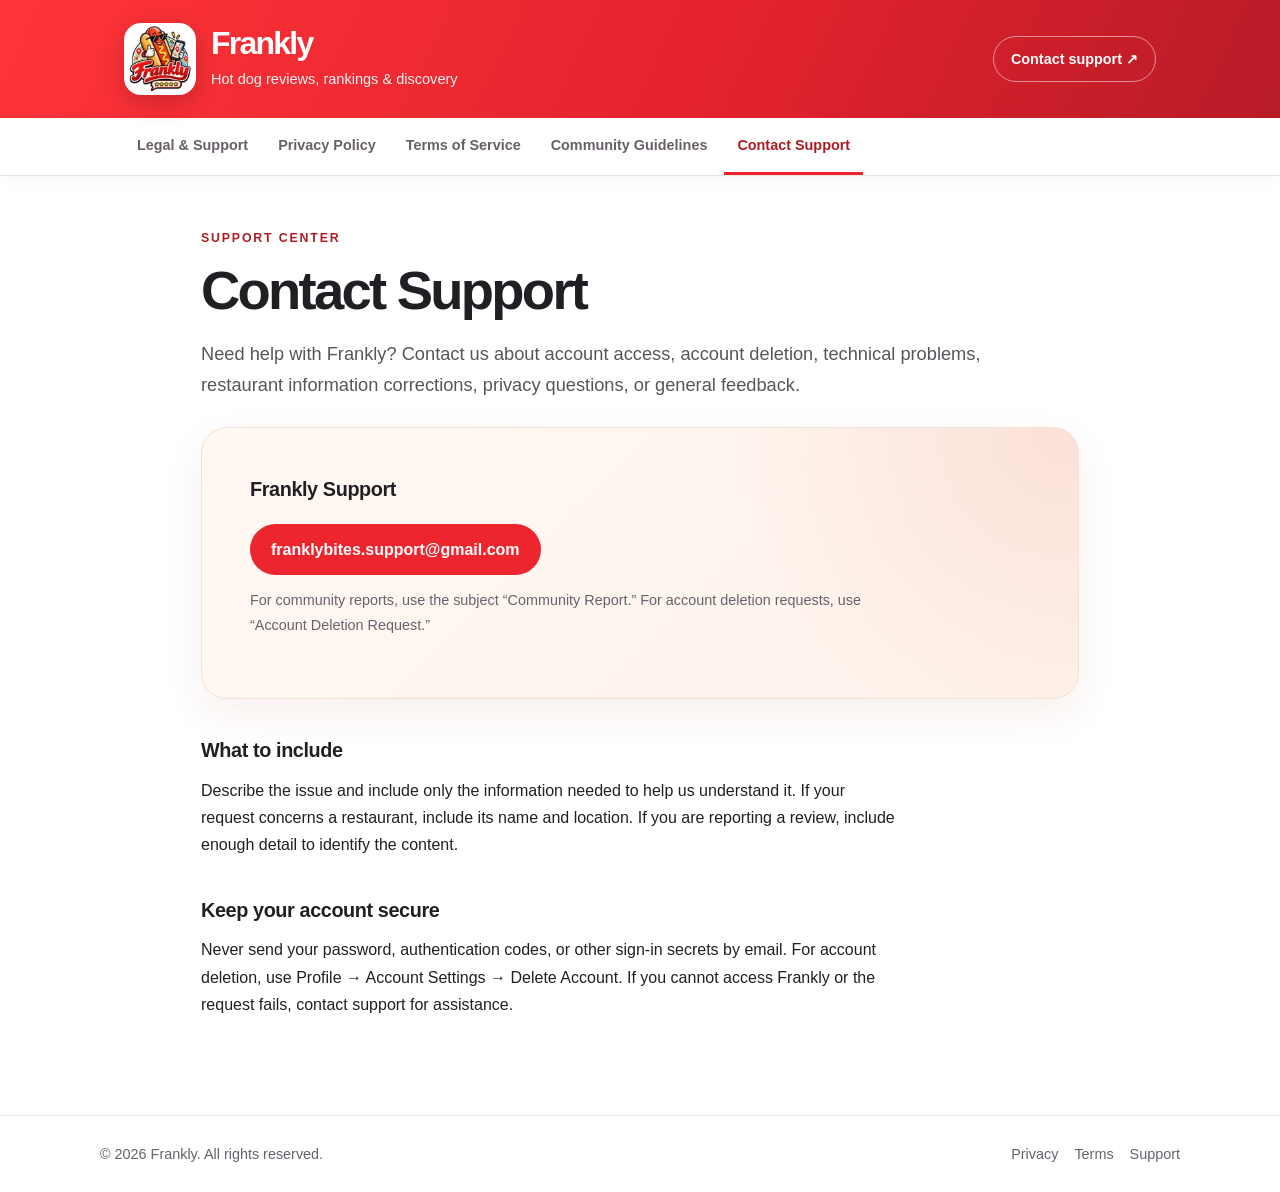
<file: frankly-legal-site/contact.html>
<!doctype html>
<html lang="en"><head><meta charset="utf-8"><meta name="viewport" content="width=device-width,initial-scale=1"><meta name="description" content="Contact Frankly Support for account access, deletion requests, technical issues, privacy questions, and restaurant corrections."><meta name="theme-color" content="#f1272f"><link rel="icon" type="image/svg+xml" href="./assets/frankly-logo.svg"><title>Contact Support | Frankly</title><style>:root{color-scheme:light;--red:#ed252f;--red-dark:#ad1d24;--ink:#211f23;--muted:#67626b;--line:#ebe5e2;--cream:#fff7f2}
*{box-sizing:border-box}html{scroll-behavior:smooth}body{margin:0;background:#fff;color:var(--ink);font:16px/1.7 Inter,-apple-system,BlinkMacSystemFont,"Segoe UI",Roboto,Arial,sans-serif;-webkit-font-smoothing:antialiased}a{color:var(--red-dark);text-underline-offset:3px}a:hover{color:#79151c}a:focus-visible{outline:3px solid #ffc46c;outline-offset:4px}.skip-link{position:absolute;left:12px;top:-60px;z-index:10;background:#fff;padding:10px 16px}.skip-link:focus{top:10px}
.site-header{background:linear-gradient(115deg,#ff3438,#e2222e 58%,#b71c27);color:#fff}.header-inner{max-width:1080px;margin:auto;padding:23px 24px;display:flex;align-items:center;justify-content:space-between;gap:16px}.brand{display:flex;align-items:center;gap:15px;color:white;text-decoration:none}.brand:hover{color:#fff}.brand-logo{width:72px;height:72px;object-fit:contain;border-radius:17px;background:#fff;box-shadow:0 8px 22px #5a0f2040;padding:3px}.brand-name{display:block;font-size:2rem;font-weight:900;letter-spacing:-.055em;line-height:1}.brand-tagline{display:block;margin-top:8px;font-size:.91rem;opacity:.94;font-weight:500}.header-contact{border:1px solid #ffffff80;border-radius:100px;padding:10px 17px;color:white;text-decoration:none;font-size:.9rem;font-weight:800;white-space:nowrap}.header-contact:hover{background:#ffffff20;color:#fff}
nav{background:#fff;border-bottom:1px solid var(--line);box-shadow:0 5px 15px #241b1a08}.nav-inner{max-width:1080px;margin:auto;padding:0 24px;display:flex;flex-wrap:wrap;gap:0 4px}nav a{display:block;padding:15px 13px;border-bottom:3px solid transparent;color:#686068;text-decoration:none;font-size:.9rem;font-weight:700}nav a:hover{background:#fff9f5}nav a[aria-current=page]{border-color:var(--red);color:var(--red-dark)}
main{max-width:930px;margin:auto;padding:52px 26px 84px}h1{font-size:clamp(2.15rem,5vw,3.4rem);line-height:1.12;letter-spacing:-.05em;font-weight:900;margin:0 0 17px}h2{font-size:1.24rem;line-height:1.35;letter-spacing:-.02em;margin:38px 0 11px}p,li{max-width:78ch}p{margin:13px 0}li{margin:7px 0;padding-left:4px}.eyebrow{font-size:.77rem;text-transform:uppercase;letter-spacing:.15em;font-weight:850;color:var(--red-dark);margin-bottom:12px}.lead{font-size:1.14rem;color:#59545b}.updated{font-size:.9rem;color:var(--muted)}.hero{background:radial-gradient(circle at 98% 0%,#fbe1d8,transparent 37%),linear-gradient(135deg,#fff8f3,#fff3eb);border:1px solid #f3e1d8;border-radius:26px;padding:clamp(26px,5.2vw,48px);margin-bottom:36px;box-shadow:0 15px 40px #9b442015}.hero .lead{margin-bottom:0}.hero-actions{display:flex;gap:18px;align-items:center;flex-wrap:wrap;margin-top:20px}.hero-actions>a:not(.button-link){font-weight:750}.cards{display:grid;grid-template-columns:repeat(2,minmax(0,1fr));gap:18px;margin-top:23px}.card{display:flex;flex-direction:column;gap:10px;padding:25px;min-height:194px;border:1px solid var(--line);border-radius:19px;background:#fff;color:var(--ink);text-decoration:none;box-shadow:0 14px 32px #361a1a0b;transition:transform .18s,box-shadow .18s,border-color .18s}.card:hover{transform:translateY(-3px);border-color:#eea4a6;box-shadow:0 19px 40px #361a1a17;color:var(--ink)}.card-icon{width:46px;height:46px;border-radius:14px;background:#fff0ed;color:var(--red-dark);display:grid;place-items:center;font-size:1.35rem;font-weight:900}.card strong{font-size:1.13rem}.card span:not(.card-icon){font-size:.95rem;line-height:1.58;color:var(--muted)}.card:after{content:"Learn more →";font-size:.88rem;font-weight:800;color:var(--red-dark);margin-top:auto;padding-top:12px}.support-panel{background:#fff8f3;border:1px solid #f2e4df;padding:28px;border-radius:20px;margin-top:35px}.support-panel h2{margin-top:0}.button-link{display:inline-block;background:var(--red);border-radius:100px;color:#fff;text-decoration:none;padding:12px 21px;margin-top:8px;font-weight:800}.button-link:hover{background:var(--red-dark);color:white}.callout{background:#fff7f3;border-left:4px solid var(--red);padding:15px 19px;border-radius:0 12px 12px 0;margin:23px 0}.page-content>h2{border-top:1px solid #eee8e5;padding-top:26px;scroll-margin-top:22px}.page-content>h2:first-of-type{border-top:none;padding-top:0}.page-content>p,.page-content>ul{color:#49444b}.page-content .updated{margin-bottom:25px}footer{border-top:1px solid var(--line);background:#fff;padding:26px 24px;font-size:.9rem;color:var(--muted)}.footer-inner{max-width:1080px;margin:auto;display:flex;justify-content:space-between;gap:12px;flex-wrap:wrap}.footer-links{display:flex;gap:16px;flex-wrap:wrap}footer a{color:var(--muted);text-decoration:none}footer a:hover{text-decoration:underline}@media(max-width:680px){.header-inner{padding:18px}.brand-logo{width:56px;height:56px}.brand-name{font-size:1.55rem}.brand-tagline{font-size:.77rem}.header-contact{display:none}.nav-inner{padding:0 8px}nav a{padding:12px 10px;font-size:.82rem}main{padding:34px 19px 58px}.cards{grid-template-columns:1fr}.card{min-height:165px}.hero{border-radius:20px}}@media(prefers-reduced-motion:reduce){html{scroll-behavior:auto}.card{transition:none}}</style></head><body><a class="skip-link" href="#main-content">Skip to content</a>
<header class="site-header"><div class="header-inner"><a class="brand" href="./index.html" aria-label="Frankly Legal home"><img class="brand-logo" src="./assets/frankly-logo.svg" alt="Frankly hot dog mascot logo" width="64" height="64"><span><span class="brand-name">Frankly</span><span class="brand-tagline">Hot dog reviews, rankings &amp; discovery</span></span></a><a class="header-contact" href="mailto:franklybites.support@gmail.com">Contact support ↗</a></div></header>
<nav aria-label="Legal navigation"><div class="nav-inner"><a href="./index.html">Legal & Support</a><a href="./privacy.html">Privacy Policy</a><a href="./terms.html">Terms of Service</a><a href="./community-guidelines.html">Community Guidelines</a><a href="./contact.html" aria-current="page">Contact Support</a></div></nav>
<main id="main-content">
<div class="eyebrow">Support center</div><h1>Contact Support</h1><p class="lead">Need help with Frankly? Contact us about account access, account deletion, technical problems, restaurant information corrections, privacy questions, or general feedback.</p>
<section class="hero" style="margin-top:26px"><h2 style="margin-top:0">Frankly Support</h2><p><a class="button-link" href="mailto:franklybites.support@gmail.com">franklybites.support@gmail.com</a></p><p class="updated">For community reports, use the subject “Community Report.” For account deletion requests, use “Account Deletion Request.”</p></section>
<h2>What to include</h2><p>Describe the issue and include only the information needed to help us understand it. If your request concerns a restaurant, include its name and location. If you are reporting a review, include enough detail to identify the content.</p>
<h2>Keep your account secure</h2><p>Never send your password, authentication codes, or other sign-in secrets by email. For account deletion, use Profile → Account Settings → Delete Account. If you cannot access Frankly or the request fails, contact support for assistance.</p>
</main>
<footer><div class="footer-inner"><span>© 2026 Frankly. All rights reserved.</span><span class="footer-links"><a href="./privacy.html">Privacy</a><a href="./terms.html">Terms</a><a href="./contact.html">Support</a></span></div></footer></body></html>
</file>
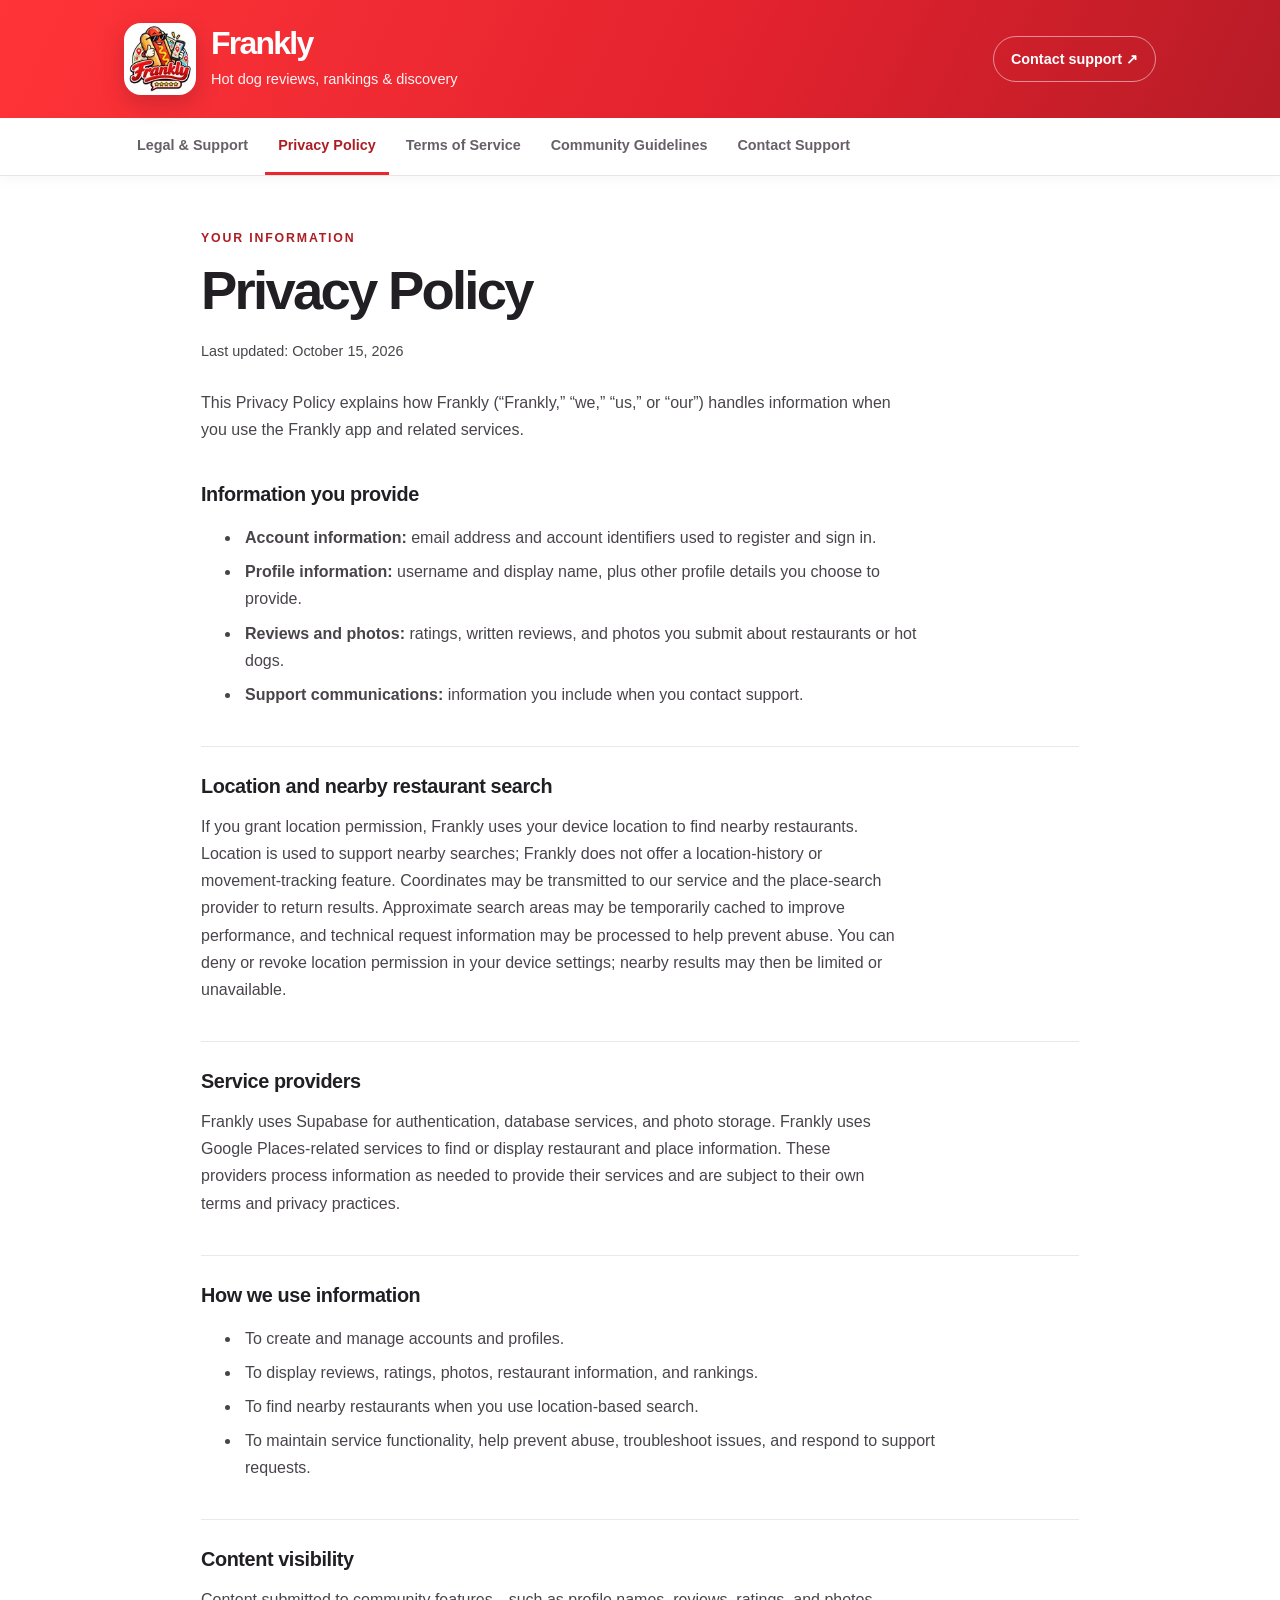
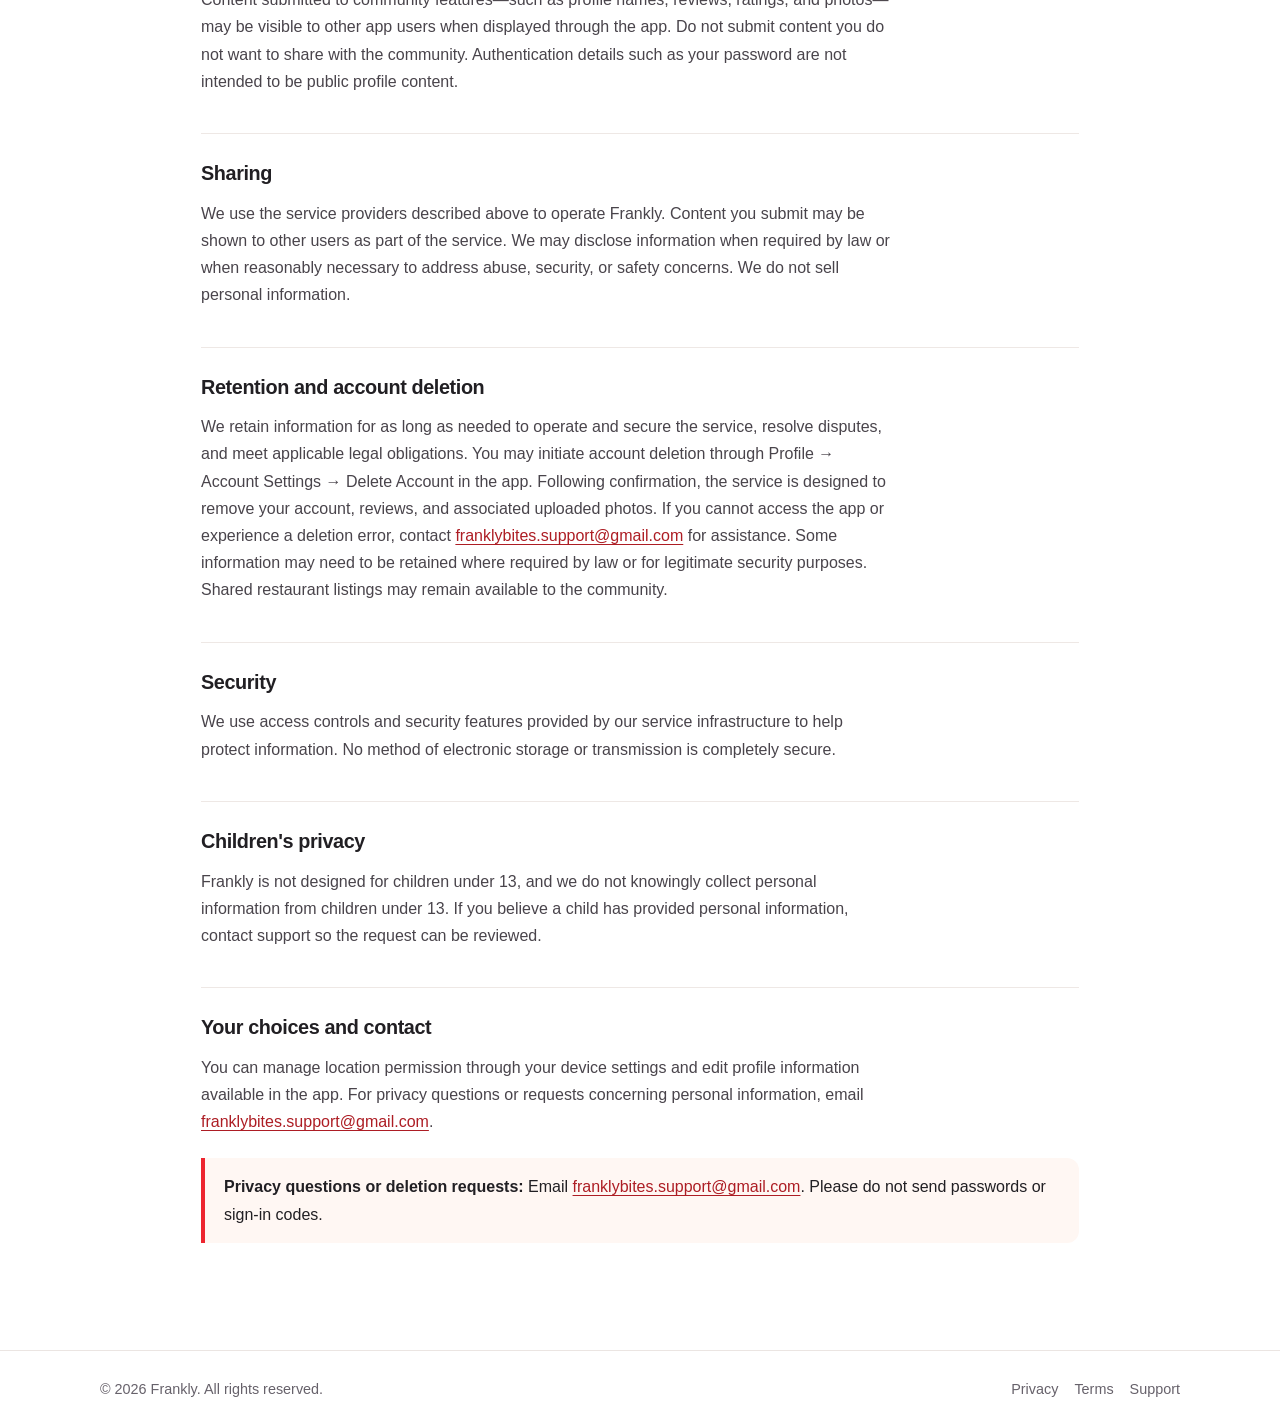
<file: frankly-legal-site/privacy.html>
<!doctype html>
<html lang="en"><head><meta charset="utf-8"><meta name="viewport" content="width=device-width,initial-scale=1"><meta name="description" content="How Frankly handles account details, profiles, reviews, photos, location for nearby search, and deletion requests."><meta name="theme-color" content="#f1272f"><link rel="icon" type="image/svg+xml" href="./assets/frankly-logo.svg"><title>Privacy Policy | Frankly</title><style>:root{color-scheme:light;--red:#ed252f;--red-dark:#ad1d24;--ink:#211f23;--muted:#67626b;--line:#ebe5e2;--cream:#fff7f2}
*{box-sizing:border-box}html{scroll-behavior:smooth}body{margin:0;background:#fff;color:var(--ink);font:16px/1.7 Inter,-apple-system,BlinkMacSystemFont,"Segoe UI",Roboto,Arial,sans-serif;-webkit-font-smoothing:antialiased}a{color:var(--red-dark);text-underline-offset:3px}a:hover{color:#79151c}a:focus-visible{outline:3px solid #ffc46c;outline-offset:4px}.skip-link{position:absolute;left:12px;top:-60px;z-index:10;background:#fff;padding:10px 16px}.skip-link:focus{top:10px}
.site-header{background:linear-gradient(115deg,#ff3438,#e2222e 58%,#b71c27);color:#fff}.header-inner{max-width:1080px;margin:auto;padding:23px 24px;display:flex;align-items:center;justify-content:space-between;gap:16px}.brand{display:flex;align-items:center;gap:15px;color:white;text-decoration:none}.brand:hover{color:#fff}.brand-logo{width:72px;height:72px;object-fit:contain;border-radius:17px;background:#fff;box-shadow:0 8px 22px #5a0f2040;padding:3px}.brand-name{display:block;font-size:2rem;font-weight:900;letter-spacing:-.055em;line-height:1}.brand-tagline{display:block;margin-top:8px;font-size:.91rem;opacity:.94;font-weight:500}.header-contact{border:1px solid #ffffff80;border-radius:100px;padding:10px 17px;color:white;text-decoration:none;font-size:.9rem;font-weight:800;white-space:nowrap}.header-contact:hover{background:#ffffff20;color:#fff}
nav{background:#fff;border-bottom:1px solid var(--line);box-shadow:0 5px 15px #241b1a08}.nav-inner{max-width:1080px;margin:auto;padding:0 24px;display:flex;flex-wrap:wrap;gap:0 4px}nav a{display:block;padding:15px 13px;border-bottom:3px solid transparent;color:#686068;text-decoration:none;font-size:.9rem;font-weight:700}nav a:hover{background:#fff9f5}nav a[aria-current=page]{border-color:var(--red);color:var(--red-dark)}
main{max-width:930px;margin:auto;padding:52px 26px 84px}h1{font-size:clamp(2.15rem,5vw,3.4rem);line-height:1.12;letter-spacing:-.05em;font-weight:900;margin:0 0 17px}h2{font-size:1.24rem;line-height:1.35;letter-spacing:-.02em;margin:38px 0 11px}p,li{max-width:78ch}p{margin:13px 0}li{margin:7px 0;padding-left:4px}.eyebrow{font-size:.77rem;text-transform:uppercase;letter-spacing:.15em;font-weight:850;color:var(--red-dark);margin-bottom:12px}.lead{font-size:1.14rem;color:#59545b}.updated{font-size:.9rem;color:var(--muted)}.hero{background:radial-gradient(circle at 98% 0%,#fbe1d8,transparent 37%),linear-gradient(135deg,#fff8f3,#fff3eb);border:1px solid #f3e1d8;border-radius:26px;padding:clamp(26px,5.2vw,48px);margin-bottom:36px;box-shadow:0 15px 40px #9b442015}.hero .lead{margin-bottom:0}.hero-actions{display:flex;gap:18px;align-items:center;flex-wrap:wrap;margin-top:20px}.hero-actions>a:not(.button-link){font-weight:750}.cards{display:grid;grid-template-columns:repeat(2,minmax(0,1fr));gap:18px;margin-top:23px}.card{display:flex;flex-direction:column;gap:10px;padding:25px;min-height:194px;border:1px solid var(--line);border-radius:19px;background:#fff;color:var(--ink);text-decoration:none;box-shadow:0 14px 32px #361a1a0b;transition:transform .18s,box-shadow .18s,border-color .18s}.card:hover{transform:translateY(-3px);border-color:#eea4a6;box-shadow:0 19px 40px #361a1a17;color:var(--ink)}.card-icon{width:46px;height:46px;border-radius:14px;background:#fff0ed;color:var(--red-dark);display:grid;place-items:center;font-size:1.35rem;font-weight:900}.card strong{font-size:1.13rem}.card span:not(.card-icon){font-size:.95rem;line-height:1.58;color:var(--muted)}.card:after{content:"Learn more →";font-size:.88rem;font-weight:800;color:var(--red-dark);margin-top:auto;padding-top:12px}.support-panel{background:#fff8f3;border:1px solid #f2e4df;padding:28px;border-radius:20px;margin-top:35px}.support-panel h2{margin-top:0}.button-link{display:inline-block;background:var(--red);border-radius:100px;color:#fff;text-decoration:none;padding:12px 21px;margin-top:8px;font-weight:800}.button-link:hover{background:var(--red-dark);color:white}.callout{background:#fff7f3;border-left:4px solid var(--red);padding:15px 19px;border-radius:0 12px 12px 0;margin:23px 0}.page-content>h2{border-top:1px solid #eee8e5;padding-top:26px;scroll-margin-top:22px}.page-content>h2:first-of-type{border-top:none;padding-top:0}.page-content>p,.page-content>ul{color:#49444b}.page-content .updated{margin-bottom:25px}footer{border-top:1px solid var(--line);background:#fff;padding:26px 24px;font-size:.9rem;color:var(--muted)}.footer-inner{max-width:1080px;margin:auto;display:flex;justify-content:space-between;gap:12px;flex-wrap:wrap}.footer-links{display:flex;gap:16px;flex-wrap:wrap}footer a{color:var(--muted);text-decoration:none}footer a:hover{text-decoration:underline}@media(max-width:680px){.header-inner{padding:18px}.brand-logo{width:56px;height:56px}.brand-name{font-size:1.55rem}.brand-tagline{font-size:.77rem}.header-contact{display:none}.nav-inner{padding:0 8px}nav a{padding:12px 10px;font-size:.82rem}main{padding:34px 19px 58px}.cards{grid-template-columns:1fr}.card{min-height:165px}.hero{border-radius:20px}}@media(prefers-reduced-motion:reduce){html{scroll-behavior:auto}.card{transition:none}}</style></head><body><a class="skip-link" href="#main-content">Skip to content</a>
<header class="site-header"><div class="header-inner"><a class="brand" href="./index.html" aria-label="Frankly Legal home"><img class="brand-logo" src="./assets/frankly-logo.svg" alt="Frankly hot dog mascot logo" width="64" height="64"><span><span class="brand-name">Frankly</span><span class="brand-tagline">Hot dog reviews, rankings &amp; discovery</span></span></a><a class="header-contact" href="mailto:franklybites.support@gmail.com">Contact support ↗</a></div></header>
<nav aria-label="Legal navigation"><div class="nav-inner"><a href="./index.html">Legal & Support</a><a href="./privacy.html" aria-current="page">Privacy Policy</a><a href="./terms.html">Terms of Service</a><a href="./community-guidelines.html">Community Guidelines</a><a href="./contact.html">Contact Support</a></div></nav>
<main id="main-content" class="page-content">
<div class="eyebrow">Your information</div><h1>Privacy Policy</h1><p class="updated">Last updated: October 15, 2026</p>
<p>This Privacy Policy explains how Frankly (“Frankly,” “we,” “us,” or “our”) handles information when you use the Frankly app and related services.</p>
<h2>Information you provide</h2><ul><li><strong>Account information:</strong> email address and account identifiers used to register and sign in.</li><li><strong>Profile information:</strong> username and display name, plus other profile details you choose to provide.</li><li><strong>Reviews and photos:</strong> ratings, written reviews, and photos you submit about restaurants or hot dogs.</li><li><strong>Support communications:</strong> information you include when you contact support.</li></ul>
<h2>Location and nearby restaurant search</h2><p>If you grant location permission, Frankly uses your device location to find nearby restaurants. Location is used to support nearby searches; Frankly does not offer a location-history or movement-tracking feature. Coordinates may be transmitted to our service and the place-search provider to return results. Approximate search areas may be temporarily cached to improve performance, and technical request information may be processed to help prevent abuse. You can deny or revoke location permission in your device settings; nearby results may then be limited or unavailable.</p>
<h2>Service providers</h2><p>Frankly uses Supabase for authentication, database services, and photo storage. Frankly uses Google Places-related services to find or display restaurant and place information. These providers process information as needed to provide their services and are subject to their own terms and privacy practices.</p>
<h2>How we use information</h2><ul><li>To create and manage accounts and profiles.</li><li>To display reviews, ratings, photos, restaurant information, and rankings.</li><li>To find nearby restaurants when you use location-based search.</li><li>To maintain service functionality, help prevent abuse, troubleshoot issues, and respond to support requests.</li></ul>
<h2>Content visibility</h2><p>Content submitted to community features—such as profile names, reviews, ratings, and photos—may be visible to other app users when displayed through the app. Do not submit content you do not want to share with the community. Authentication details such as your password are not intended to be public profile content.</p>
<h2>Sharing</h2><p>We use the service providers described above to operate Frankly. Content you submit may be shown to other users as part of the service. We may disclose information when required by law or when reasonably necessary to address abuse, security, or safety concerns. We do not sell personal information.</p>
<h2>Retention and account deletion</h2><p>We retain information for as long as needed to operate and secure the service, resolve disputes, and meet applicable legal obligations. You may initiate account deletion through Profile → Account Settings → Delete Account in the app. Following confirmation, the service is designed to remove your account, reviews, and associated uploaded photos. If you cannot access the app or experience a deletion error, contact <a href="mailto:franklybites.support@gmail.com?subject=Account%20Deletion%20Request">franklybites.support@gmail.com</a> for assistance. Some information may need to be retained where required by law or for legitimate security purposes. Shared restaurant listings may remain available to the community.</p>
<h2>Security</h2><p>We use access controls and security features provided by our service infrastructure to help protect information. No method of electronic storage or transmission is completely secure.</p>
<h2>Children's privacy</h2><p>Frankly is not designed for children under 13, and we do not knowingly collect personal information from children under 13. If you believe a child has provided personal information, contact support so the request can be reviewed.</p>
<h2>Your choices and contact</h2><p>You can manage location permission through your device settings and edit profile information available in the app. For privacy questions or requests concerning personal information, email <a href="mailto:franklybites.support@gmail.com">franklybites.support@gmail.com</a>.</p>
<div class="callout"><strong>Privacy questions or deletion requests:</strong> Email <a href="mailto:franklybites.support@gmail.com">franklybites.support@gmail.com</a>. Please do not send passwords or sign-in codes.</div>
</main>
<footer><div class="footer-inner"><span>© 2026 Frankly. All rights reserved.</span><span class="footer-links"><a href="./privacy.html">Privacy</a><a href="./terms.html">Terms</a><a href="./contact.html">Support</a></span></div></footer></body></html>
</file>
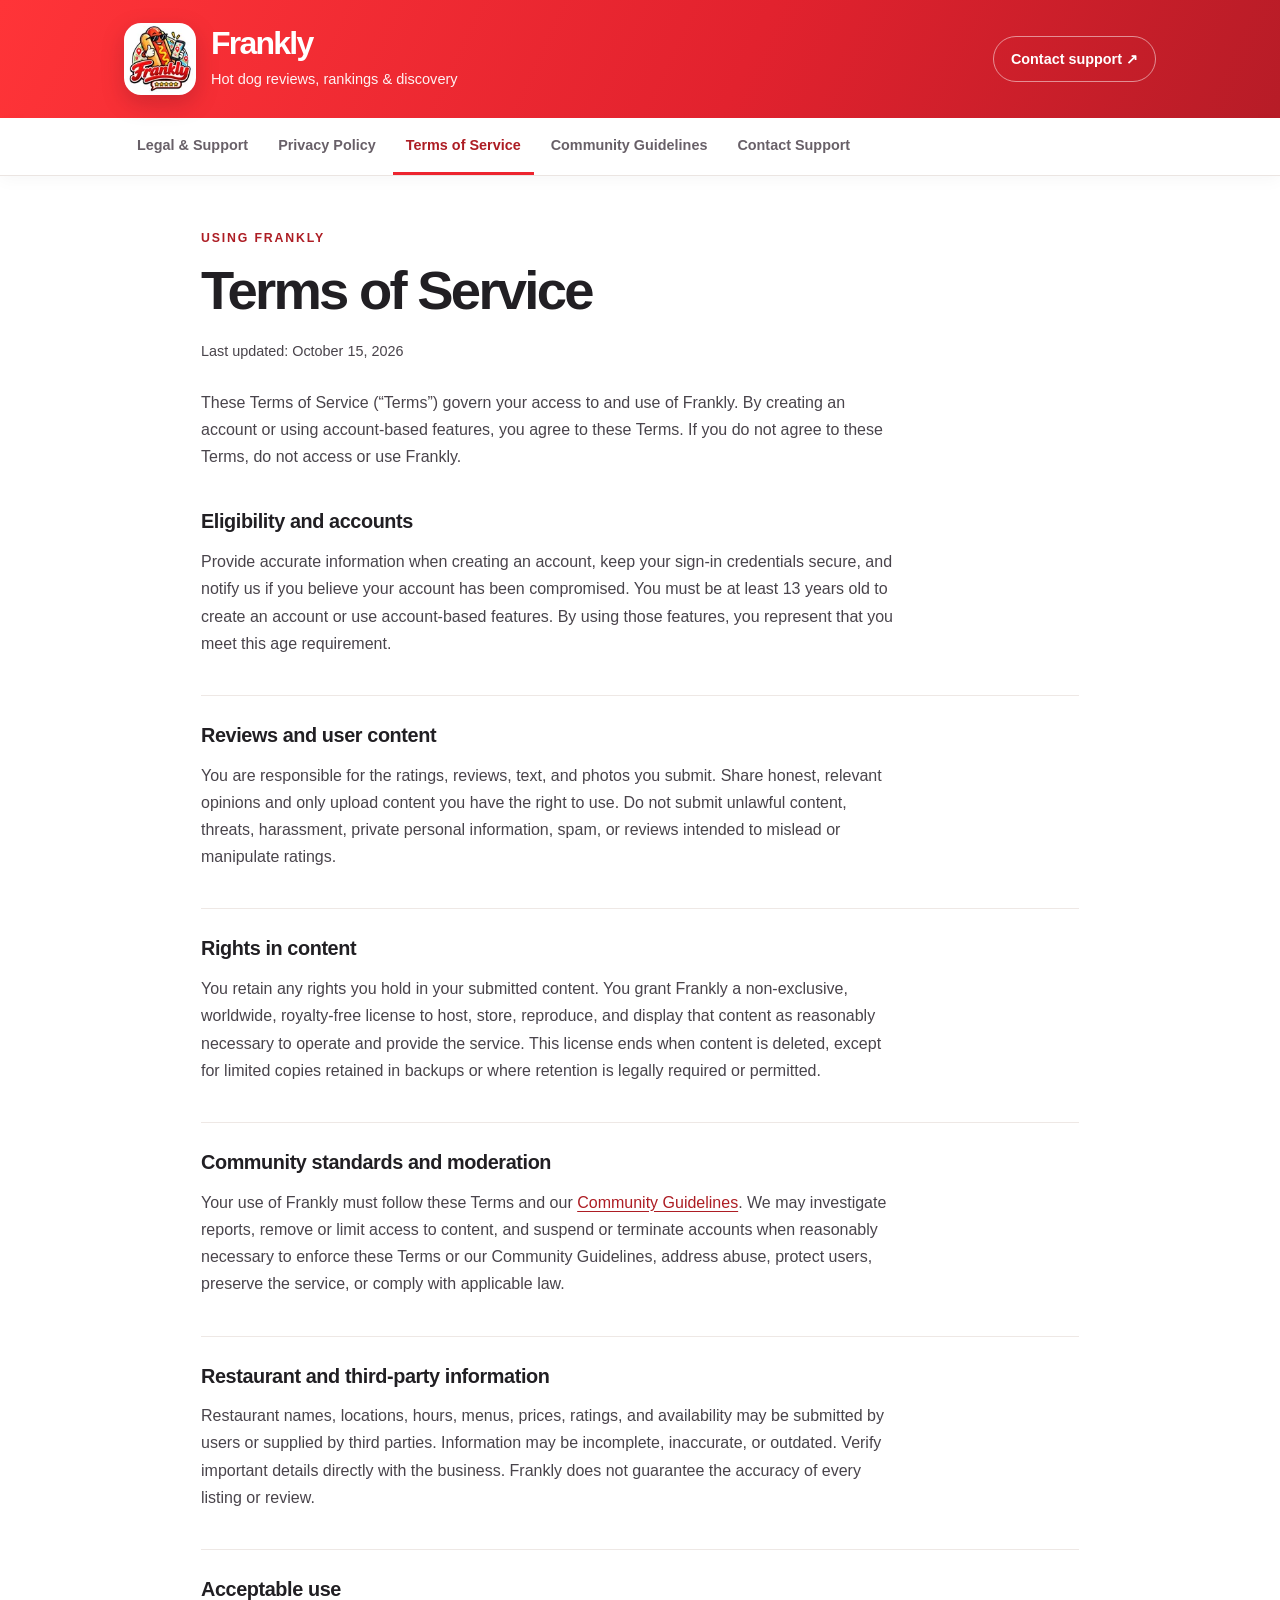
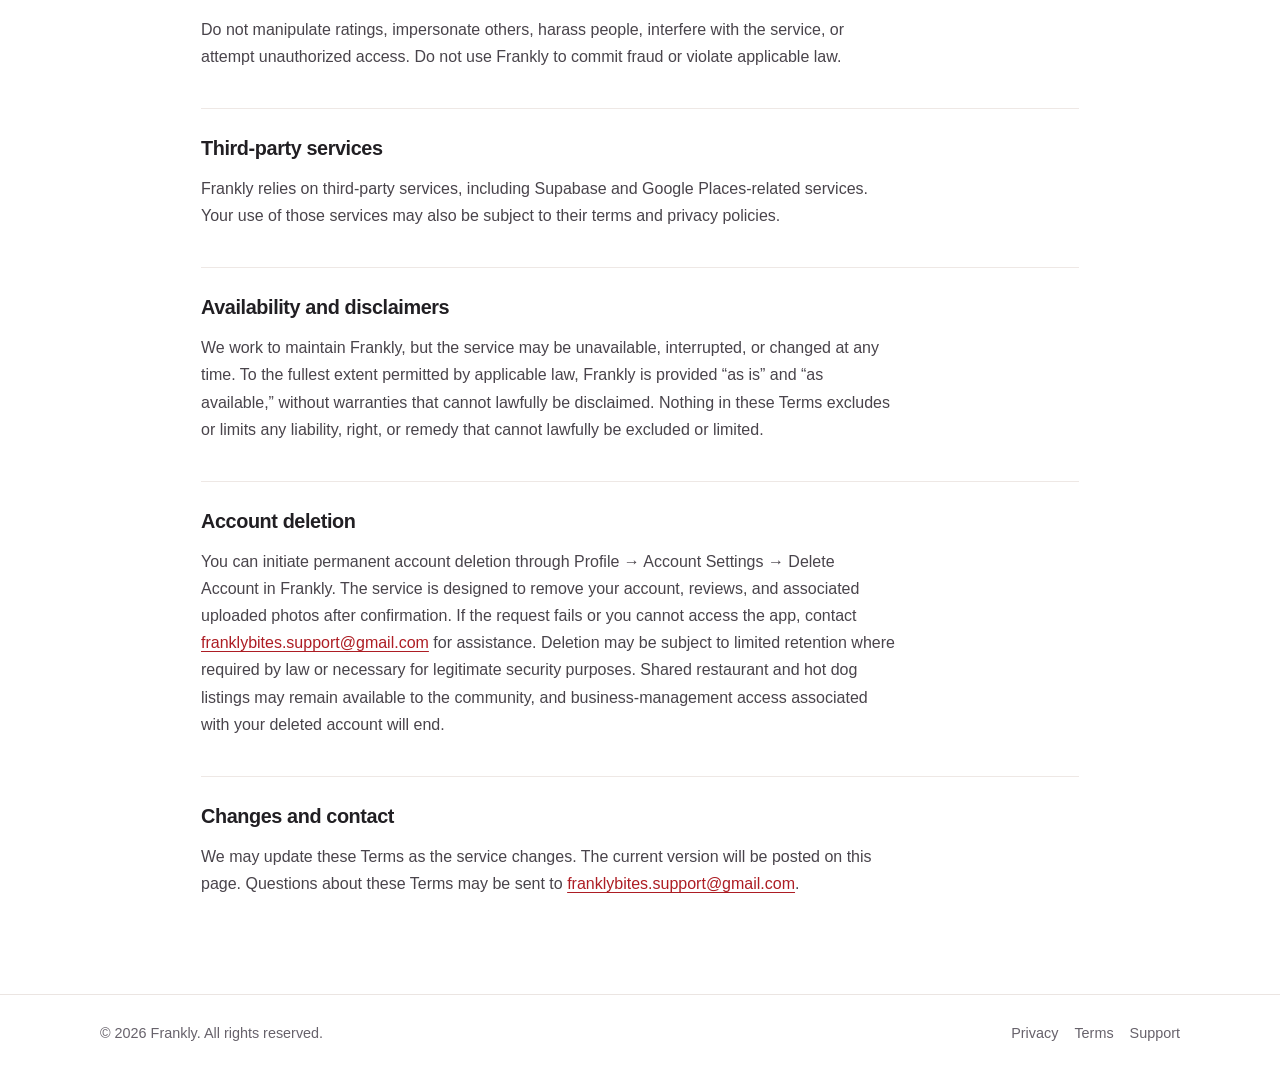
<file: frankly-legal-site/terms.html>
<!doctype html>
<html lang="en"><head><meta charset="utf-8"><meta name="viewport" content="width=device-width,initial-scale=1"><meta name="description" content="Terms governing Frankly accounts, user reviews and photos, community conduct, and account deletion requests."><meta name="theme-color" content="#f1272f"><link rel="icon" type="image/svg+xml" href="./assets/frankly-logo.svg"><title>Terms of Service | Frankly</title><style>:root{color-scheme:light;--red:#ed252f;--red-dark:#ad1d24;--ink:#211f23;--muted:#67626b;--line:#ebe5e2;--cream:#fff7f2}
*{box-sizing:border-box}html{scroll-behavior:smooth}body{margin:0;background:#fff;color:var(--ink);font:16px/1.7 Inter,-apple-system,BlinkMacSystemFont,"Segoe UI",Roboto,Arial,sans-serif;-webkit-font-smoothing:antialiased}a{color:var(--red-dark);text-underline-offset:3px}a:hover{color:#79151c}a:focus-visible{outline:3px solid #ffc46c;outline-offset:4px}.skip-link{position:absolute;left:12px;top:-60px;z-index:10;background:#fff;padding:10px 16px}.skip-link:focus{top:10px}
.site-header{background:linear-gradient(115deg,#ff3438,#e2222e 58%,#b71c27);color:#fff}.header-inner{max-width:1080px;margin:auto;padding:23px 24px;display:flex;align-items:center;justify-content:space-between;gap:16px}.brand{display:flex;align-items:center;gap:15px;color:white;text-decoration:none}.brand:hover{color:#fff}.brand-logo{width:72px;height:72px;object-fit:contain;border-radius:17px;background:#fff;box-shadow:0 8px 22px #5a0f2040;padding:3px}.brand-name{display:block;font-size:2rem;font-weight:900;letter-spacing:-.055em;line-height:1}.brand-tagline{display:block;margin-top:8px;font-size:.91rem;opacity:.94;font-weight:500}.header-contact{border:1px solid #ffffff80;border-radius:100px;padding:10px 17px;color:white;text-decoration:none;font-size:.9rem;font-weight:800;white-space:nowrap}.header-contact:hover{background:#ffffff20;color:#fff}
nav{background:#fff;border-bottom:1px solid var(--line);box-shadow:0 5px 15px #241b1a08}.nav-inner{max-width:1080px;margin:auto;padding:0 24px;display:flex;flex-wrap:wrap;gap:0 4px}nav a{display:block;padding:15px 13px;border-bottom:3px solid transparent;color:#686068;text-decoration:none;font-size:.9rem;font-weight:700}nav a:hover{background:#fff9f5}nav a[aria-current=page]{border-color:var(--red);color:var(--red-dark)}
main{max-width:930px;margin:auto;padding:52px 26px 84px}h1{font-size:clamp(2.15rem,5vw,3.4rem);line-height:1.12;letter-spacing:-.05em;font-weight:900;margin:0 0 17px}h2{font-size:1.24rem;line-height:1.35;letter-spacing:-.02em;margin:38px 0 11px}p,li{max-width:78ch}p{margin:13px 0}li{margin:7px 0;padding-left:4px}.eyebrow{font-size:.77rem;text-transform:uppercase;letter-spacing:.15em;font-weight:850;color:var(--red-dark);margin-bottom:12px}.lead{font-size:1.14rem;color:#59545b}.updated{font-size:.9rem;color:var(--muted)}.hero{background:radial-gradient(circle at 98% 0%,#fbe1d8,transparent 37%),linear-gradient(135deg,#fff8f3,#fff3eb);border:1px solid #f3e1d8;border-radius:26px;padding:clamp(26px,5.2vw,48px);margin-bottom:36px;box-shadow:0 15px 40px #9b442015}.hero .lead{margin-bottom:0}.hero-actions{display:flex;gap:18px;align-items:center;flex-wrap:wrap;margin-top:20px}.hero-actions>a:not(.button-link){font-weight:750}.cards{display:grid;grid-template-columns:repeat(2,minmax(0,1fr));gap:18px;margin-top:23px}.card{display:flex;flex-direction:column;gap:10px;padding:25px;min-height:194px;border:1px solid var(--line);border-radius:19px;background:#fff;color:var(--ink);text-decoration:none;box-shadow:0 14px 32px #361a1a0b;transition:transform .18s,box-shadow .18s,border-color .18s}.card:hover{transform:translateY(-3px);border-color:#eea4a6;box-shadow:0 19px 40px #361a1a17;color:var(--ink)}.card-icon{width:46px;height:46px;border-radius:14px;background:#fff0ed;color:var(--red-dark);display:grid;place-items:center;font-size:1.35rem;font-weight:900}.card strong{font-size:1.13rem}.card span:not(.card-icon){font-size:.95rem;line-height:1.58;color:var(--muted)}.card:after{content:"Learn more →";font-size:.88rem;font-weight:800;color:var(--red-dark);margin-top:auto;padding-top:12px}.support-panel{background:#fff8f3;border:1px solid #f2e4df;padding:28px;border-radius:20px;margin-top:35px}.support-panel h2{margin-top:0}.button-link{display:inline-block;background:var(--red);border-radius:100px;color:#fff;text-decoration:none;padding:12px 21px;margin-top:8px;font-weight:800}.button-link:hover{background:var(--red-dark);color:white}.callout{background:#fff7f3;border-left:4px solid var(--red);padding:15px 19px;border-radius:0 12px 12px 0;margin:23px 0}.page-content>h2{border-top:1px solid #eee8e5;padding-top:26px;scroll-margin-top:22px}.page-content>h2:first-of-type{border-top:none;padding-top:0}.page-content>p,.page-content>ul{color:#49444b}.page-content .updated{margin-bottom:25px}footer{border-top:1px solid var(--line);background:#fff;padding:26px 24px;font-size:.9rem;color:var(--muted)}.footer-inner{max-width:1080px;margin:auto;display:flex;justify-content:space-between;gap:12px;flex-wrap:wrap}.footer-links{display:flex;gap:16px;flex-wrap:wrap}footer a{color:var(--muted);text-decoration:none}footer a:hover{text-decoration:underline}@media(max-width:680px){.header-inner{padding:18px}.brand-logo{width:56px;height:56px}.brand-name{font-size:1.55rem}.brand-tagline{font-size:.77rem}.header-contact{display:none}.nav-inner{padding:0 8px}nav a{padding:12px 10px;font-size:.82rem}main{padding:34px 19px 58px}.cards{grid-template-columns:1fr}.card{min-height:165px}.hero{border-radius:20px}}@media(prefers-reduced-motion:reduce){html{scroll-behavior:auto}.card{transition:none}}</style></head><body><a class="skip-link" href="#main-content">Skip to content</a>
<header class="site-header"><div class="header-inner"><a class="brand" href="./index.html" aria-label="Frankly Legal home"><img class="brand-logo" src="./assets/frankly-logo.svg" alt="Frankly hot dog mascot logo" width="64" height="64"><span><span class="brand-name">Frankly</span><span class="brand-tagline">Hot dog reviews, rankings &amp; discovery</span></span></a><a class="header-contact" href="mailto:franklybites.support@gmail.com">Contact support ↗</a></div></header>
<nav aria-label="Legal navigation"><div class="nav-inner"><a href="./index.html">Legal & Support</a><a href="./privacy.html">Privacy Policy</a><a href="./terms.html" aria-current="page">Terms of Service</a><a href="./community-guidelines.html">Community Guidelines</a><a href="./contact.html">Contact Support</a></div></nav>
<main id="main-content" class="page-content">
<div class="eyebrow">Using Frankly</div><h1>Terms of Service</h1><p class="updated">Last updated: October 15, 2026</p>
<p>These Terms of Service (“Terms”) govern your access to and use of Frankly. By creating an account or using account-based features, you agree to these Terms. If you do not agree to these Terms, do not access or use Frankly.</p>
<h2>Eligibility and accounts</h2><p>Provide accurate information when creating an account, keep your sign-in credentials secure, and notify us if you believe your account has been compromised. You must be at least 13 years old to create an account or use account-based features. By using those features, you represent that you meet this age requirement.</p>
<h2>Reviews and user content</h2><p>You are responsible for the ratings, reviews, text, and photos you submit. Share honest, relevant opinions and only upload content you have the right to use. Do not submit unlawful content, threats, harassment, private personal information, spam, or reviews intended to mislead or manipulate ratings.</p>
<h2>Rights in content</h2><p>You retain any rights you hold in your submitted content. You grant Frankly a non-exclusive, worldwide, royalty-free license to host, store, reproduce, and display that content as reasonably necessary to operate and provide the service. This license ends when content is deleted, except for limited copies retained in backups or where retention is legally required or permitted.</p>
<h2>Community standards and moderation</h2><p>Your use of Frankly must follow these Terms and our <a href="./community-guidelines.html">Community Guidelines</a>. We may investigate reports, remove or limit access to content, and suspend or terminate accounts when reasonably necessary to enforce these Terms or our Community Guidelines, address abuse, protect users, preserve the service, or comply with applicable law.</p>
<h2>Restaurant and third-party information</h2><p>Restaurant names, locations, hours, menus, prices, ratings, and availability may be submitted by users or supplied by third parties. Information may be incomplete, inaccurate, or outdated. Verify important details directly with the business. Frankly does not guarantee the accuracy of every listing or review.</p>
<h2>Acceptable use</h2><p>Do not manipulate ratings, impersonate others, harass people, interfere with the service, or attempt unauthorized access. Do not use Frankly to commit fraud or violate applicable law.</p>
<h2>Third-party services</h2><p>Frankly relies on third-party services, including Supabase and Google Places-related services. Your use of those services may also be subject to their terms and privacy policies.</p>
<h2>Availability and disclaimers</h2><p>We work to maintain Frankly, but the service may be unavailable, interrupted, or changed at any time. To the fullest extent permitted by applicable law, Frankly is provided “as is” and “as available,” without warranties that cannot lawfully be disclaimed. Nothing in these Terms excludes or limits any liability, right, or remedy that cannot lawfully be excluded or limited.</p>
<h2>Account deletion</h2><p>You can initiate permanent account deletion through Profile → Account Settings → Delete Account in Frankly. The service is designed to remove your account, reviews, and associated uploaded photos after confirmation. If the request fails or you cannot access the app, contact <a href="mailto:franklybites.support@gmail.com?subject=Account%20Deletion%20Request">franklybites.support@gmail.com</a> for assistance. Deletion may be subject to limited retention where required by law or necessary for legitimate security purposes. Shared restaurant and hot dog listings may remain available to the community, and business-management access associated with your deleted account will end.</p>
<h2>Changes and contact</h2><p>We may update these Terms as the service changes. The current version will be posted on this page. Questions about these Terms may be sent to <a href="mailto:franklybites.support@gmail.com">franklybites.support@gmail.com</a>.</p>
</main>
<footer><div class="footer-inner"><span>© 2026 Frankly. All rights reserved.</span><span class="footer-links"><a href="./privacy.html">Privacy</a><a href="./terms.html">Terms</a><a href="./contact.html">Support</a></span></div></footer></body></html>
</file>
<file: assets/index-BRPA6Q33.css>
@import"https://fonts.googleapis.com/css2?family=DM+Sans:wght@400;500;600;700&family=Manrope:wght@500;600;700;800&display=swap";:root{font-family:DM Sans,sans-serif;color:#242424;background:#faf8f5;font-synthesis:none;text-rendering:optimizeLegibility}*{box-sizing:border-box}body{margin:0}.shell{max-width:1040px;margin:0 auto;padding:28px 22px 60px}.auth-shell{min-height:100vh;display:flex;flex-direction:column;justify-content:center;align-items:center;gap:34px}.brand{display:flex;align-items:center;gap:10px;font-family:Manrope,sans-serif;font-weight:800;font-size:20px;letter-spacing:-.6px}.brand small{display:block;font:700 9px DM Sans,sans-serif;letter-spacing:1.5px;color:#777;margin-top:1px}.brand-mark{height:42px;width:42px;border-radius:13px;background:#d62828;color:#fff;display:grid;place-items:center;font:800 25px Manrope,sans-serif}.topbar{display:flex;justify-content:space-between;align-items:center;padding:5px 0 24px;border-bottom:1px solid #e8e3de}.hero{padding:46px 0 28px;max-width:690px}.eyebrow{font-size:10px;font-weight:800;letter-spacing:1.8px;color:#d62828;margin:0 0 10px}.hero h1,.auth-panel h1{font:800 clamp(34px,5vw,56px)/1.04 Manrope,sans-serif;letter-spacing:-2px;margin:0 0 17px}.hero h1 em{font-style:normal;color:#d62828}.hero>p:not(.eyebrow){font-size:16px;line-height:1.7;color:#65615e;max-width:560px}.trust{display:inline-flex;gap:8px;align-items:center;font-size:12px;font-weight:700;color:#38744d;background:#e8f4e9;padding:9px 12px;border-radius:99px;margin-top:7px}.panel{background:#fff;border:1px solid #e9e4df;border-radius:18px;padding:22px;box-shadow:0 5px 18px #36200b06}.plan-panel{display:grid;grid-template-columns:1fr 1.2fr;gap:24px;align-items:center}.panel h2,.section-heading h2{font:800 22px Manrope,sans-serif;letter-spacing:-.6px;margin:0 0 5px}.muted{color:#77716d;font-size:13px;line-height:1.55}.plan-choices{display:grid;gap:9px}.plan-choice{display:flex;gap:10px;align-items:flex-start;border:1px solid #e8e3de;border-radius:12px;padding:13px;cursor:pointer}.plan-choice.selected{border-color:#d62828;background:#fff8f7}.plan-choice input{accent-color:#d62828;margin-top:4px}.plan-choice span{display:grid;gap:3px}.plan-choice strong{font:800 15px Manrope,sans-serif}.plan-choice small{font-size:11px;color:#777}.section-heading{display:flex;align-items:end;justify-content:space-between;margin:34px 0 15px}.section-heading h2{font-size:25px}.campaign-list{display:grid;gap:12px}.campaign{padding:19px 21px}.campaign-head{display:flex;justify-content:space-between;gap:15px;align-items:start}.campaign h3{font:800 18px Manrope,sans-serif;margin:0 0 4px}.campaign-head p{margin:0}.pill{font-size:10px;font-weight:800;text-transform:uppercase;letter-spacing:.6px;padding:7px 9px;border-radius:99px;white-space:nowrap}.pill.good{background:#e8f4e9;color:#287345}.pill.neutral{background:#f0eeeb;color:#68625d}.campaign-meta{display:flex;flex-wrap:wrap;gap:8px 18px;color:#777;font-size:12px;margin-top:16px;padding-top:14px;border-top:1px solid #f0ece8}.campaign-meta b{color:#393633;text-transform:capitalize}.checkout-row{display:flex;justify-content:space-between;align-items:center;gap:14px;margin-top:14px}.checkout-row p,.status-note{font-size:12px;color:#716b66;line-height:1.5}.primary,.quiet{border:0;border-radius:10px;display:inline-flex;align-items:center;justify-content:center;gap:8px;cursor:pointer;font:700 13px DM Sans,sans-serif;white-space:nowrap}.primary{background:#d62828;color:#fff;padding:12px 16px}.primary:hover{background:#b81f24}.primary:disabled,.quiet:disabled{opacity:.6;cursor:wait}.quiet{background:transparent;color:#514c48;padding:10px}.pay{min-width:165px}.auth-panel{width:min(100%,430px);padding:30px}.auth-panel h1{font-size:36px;letter-spacing:-1.3px}.auth-panel label{display:grid;gap:7px;font-size:12px;font-weight:700;margin:17px 0}.auth-panel input{width:100%;border:1px solid #ddd5cf;border-radius:9px;padding:12px;font:14px DM Sans,sans-serif}.auth-panel .primary{width:100%;margin-top:4px}.fine{font-size:11px;color:#888;text-align:center;margin-top:16px}.alert{padding:12px 14px;border-radius:10px;font-size:13px;line-height:1.5}.alert.error{color:#8f2020;background:#ffeded}.alert.success{color:#22643a;background:#e8f4e9}.empty{text-align:center;padding:42px 20px;color:#6e6964}.empty svg{color:#d62828}.empty h3{font:800 18px Manrope,sans-serif;color:#242424}.empty p{font-size:13px}footer{text-align:center;color:#999;font-size:11px;margin-top:40px}@media(max-width:720px){.shell{padding:18px 14px 42px}.hero{padding:35px 0 22px}.plan-panel{grid-template-columns:1fr;gap:14px}.checkout-row{align-items:stretch;flex-direction:column}.pay{width:100%}.section-heading{align-items:center}.panel{padding:17px}.campaign-head{align-items:flex-start}.campaign-meta{gap:8px 12px}}.cancel-link{display:inline-block;margin-top:12px;border:0;background:transparent;color:#8c3333;font:600 12px DM Sans,sans-serif;text-decoration:underline;cursor:pointer}.cancel-link:disabled{opacity:.5;cursor:wait}.delete-link{display:inline-flex;align-items:center;gap:6px;color:#9b2222;margin-left:10px}.delete-link:hover{color:#6e1111}
</file>
